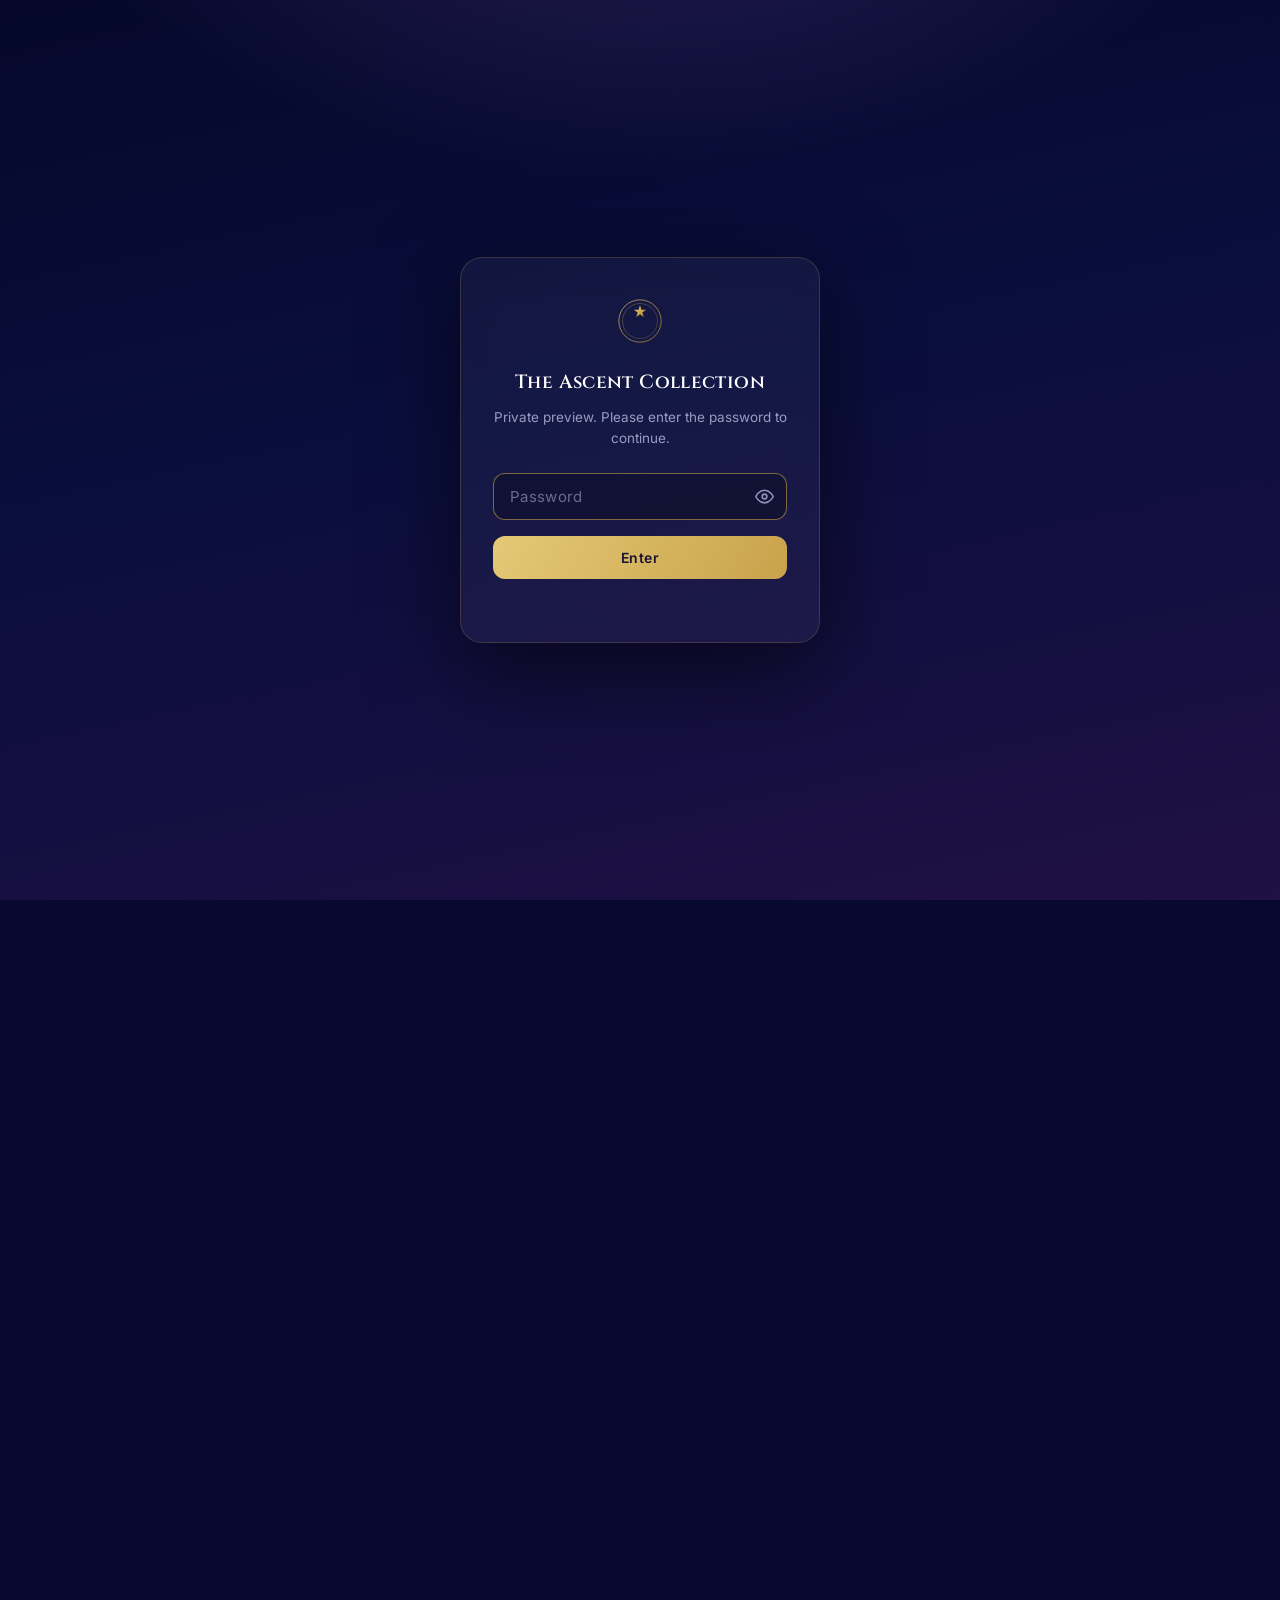
<file: index.html>
<!DOCTYPE html>
<html lang="en-GB">
<head>
<meta charset="UTF-8">
<meta name="viewport" content="width=device-width, initial-scale=1.0">
<meta name="robots" content="noindex, nofollow">
<title>The Ascent Collection — Progress</title>
<link rel="preconnect" href="https://fonts.googleapis.com">
<link rel="preconnect" href="https://fonts.gstatic.com" crossorigin>
<link href="https://fonts.googleapis.com/css2?family=Cinzel:wght@400;500;600;700&family=EB+Garamond:ital,wght@0,400;0,500;0,600;1,400&family=Inter:wght@400;500;600&display=swap" rel="stylesheet">
<link rel="stylesheet" href="site.css">
<link rel="stylesheet" href="gate.css">
<script>document.documentElement.classList.add('gated');</script>
<script src="gate.js"></script>
</head>
<body>

<nav class="sitenav">
  <div class="in">
    <a href="index.html" class="active">Home</a><span class="dot">·</span>
    <a href="status.html">Status</a><span class="dot">·</span>
    <a href="financials.html">Financials</a>
    <span class="upd">Updated 21 Jul 2026</span>
  </div>
</nav>

<header class="hero">
  <svg class="seal" viewBox="0 0 100 100" aria-hidden="true">
    <defs><linearGradient id="g" x1="0" y1="0" x2="1" y2="1"><stop offset="0" stop-color="#E4C976"/><stop offset="1" stop-color="#B98A2E"/></linearGradient></defs>
    <circle cx="50" cy="50" r="46" fill="none" stroke="url(#g)" stroke-width="1.5"/>
    <circle cx="50" cy="50" r="38" fill="none" stroke="url(#g)" stroke-width="1" opacity=".6"/>
    <path d="M50 16l3.2 9.8H63l-7.9 5.8 3 9.8L50 35.4l-8.1 6 3-9.8-7.9-5.8h9.8z" fill="url(#g)"/>
    <text x="50" y="70" text-anchor="middle" fill="url(#g)" font-family="Cinzel,serif" font-size="7" letter-spacing="1.5">TOGETHER</text>
    <text x="50" y="80" text-anchor="middle" fill="url(#g)" font-family="Cinzel,serif" font-size="7" letter-spacing="1.5">WE TRIUMPH</text>
  </svg>
  <p class="eyebrow">Private preview</p>
  <h1>The Ascent Collection<span class="sub">Launch film — progress so far</span></h1>
  <div class="meta">
    For <b>Reginald Maynor · DMM Production Inc</b>, on behalf of <b>Terry Jervis</b> · Made by <b>Altitude AI</b><br>
    Last updated <b>21 July 2026</b>
  </div>

  <div class="wrap">
    <div class="timeline">
      <div class="tl now"><div class="d">20 Jul — now</div><div class="t">Building the box</div><div class="n">The box and its pieces are in production</div></div>
      <div class="tl"><div class="d">1 Aug</div><div class="t">Teaser</div><div class="n">Aim to have the trailer ready for the pre-sale</div></div>
      <div class="tl"><div class="d">23 Aug</div><div class="t">Launch</div><div class="n">Obama Center, Chicago, with XL Fest</div></div>
    </div>
  </div>
</header>

<div class="wrap">

  <section>
    <p class="kicker">What we're making</p>
    <h2>A short film to launch the collection</h2>
    <p>The Ascent Collection is a set of two gold-plated collector coins and a heritage box, honouring the <b>Pilots of the Caribbean</b> and the <b>Tuskegee Airmen</b>. We're making a short film to launch it, so people can see the collection before it goes on sale.</p>
    <p>This page is a private preview of what we've built so far. We'll keep it up to date as the work moves on.</p>
  </section>

  <section>
    <p class="kicker">The film</p>
    <h2>Three lengths, one story</h2>
    <p>The main film is a 90-second trailer, with shorter 60- and 30-second versions for social media. It opens by showing the box being opened, so most of the work right now is on the box itself and the pieces that go inside it.</p>
  </section>

  <section>
    <p class="kicker">The presentation box</p>
    <h2>Built to film from any angle</h2>
    <p>We rebuilt the navy box as a 3-D model, so it can be lit and filmed either closed or open. The gold "Together We Triumph" lettering on the lid stays crisp in every shot.</p>
    <div class="two">
      <figure><img src="assets/box-closed.jpg" alt="The closed presentation box"><figcaption><b>Closed</b> — for the opening shot</figcaption></figure>
      <figure><img src="assets/box-open.jpg" alt="The open presentation box showing the branded lid"><figcaption><b>Open</b> — showing the branded lid</figcaption></figure>
    </div>
  </section>

  <section>
    <p class="kicker">The booklet cover</p>
    <h2>Aircraft to Supercar</h2>
    <p>The cover of the booklet, rebuilt piece by piece: the Rolls-Royce badge, a red-tailed P-51 Mustang and a Spitfire, the Bentley Continental GT, and the Bentley / Jack Barclay lettering.</p>
    <figure><img src="assets/cover.jpg" alt="The Aircraft to Supercar booklet cover"><figcaption><b>The finished booklet cover</b></figcaption></figure>
    <figure><img src="assets/aircraft.jpg" alt="A P-51 Mustang and a Spitfire"><figcaption>The two aircraft on the cover — a red-tailed <b>P-51 Mustang</b> and a <b>Supermarine Spitfire</b>. Both were powered by the Rolls-Royce Merlin engine.</figcaption></figure>
  </section>

  <section>
    <p class="kicker">The coin cases</p>
    <h2>One for each group</h2>
    <p>Two cases, matched as a pair: navy for the Pilots of the Caribbean, crimson for the Tuskegee Airmen. We're finishing the logo placement on the lids.</p>
    <figure><img src="assets/cases.jpg" alt="Navy and crimson coin cases"><figcaption><b>Pilots of the Caribbean</b> (navy) and <b>Tuskegee Airmen</b> (crimson)</figcaption></figure>
  </section>

  <section>
    <p class="kicker">The pieces together</p>
    <h2>How it's coming together</h2>
    <figure><img src="assets/collection.jpg" alt="Finished collection pieces staged together"><figcaption>Some of the finished pieces staged together — the booklet, the King Charles portrait card, and the Merlin engine card</figcaption></figure>
  </section>

  <section>
    <p class="kicker">Where things stand</p>
    <h2>Most of it is built</h2>
    <p>The box is done and most of the pieces are made. A few still need finishing, and then everything goes into the box and filming begins. There's a full breakdown on the <a class="inline" href="status.html">Status page</a>.</p>
    <div class="note">
      <b>Two things to keep on file.</b> Some of the remaining pieces need the real product photos before we can rebuild them. And the Rolls-Royce, Bentley and King Charles images need their usage rights kept on record for the launch.
    </div>
  </section>

</div>

<footer>
  <b>Altitude AI</b> — production for the Terry Jervis collection<br>
  Private preview · please don't share publicly · last updated 21 July 2026
</footer>

</body>
</html>
</file>
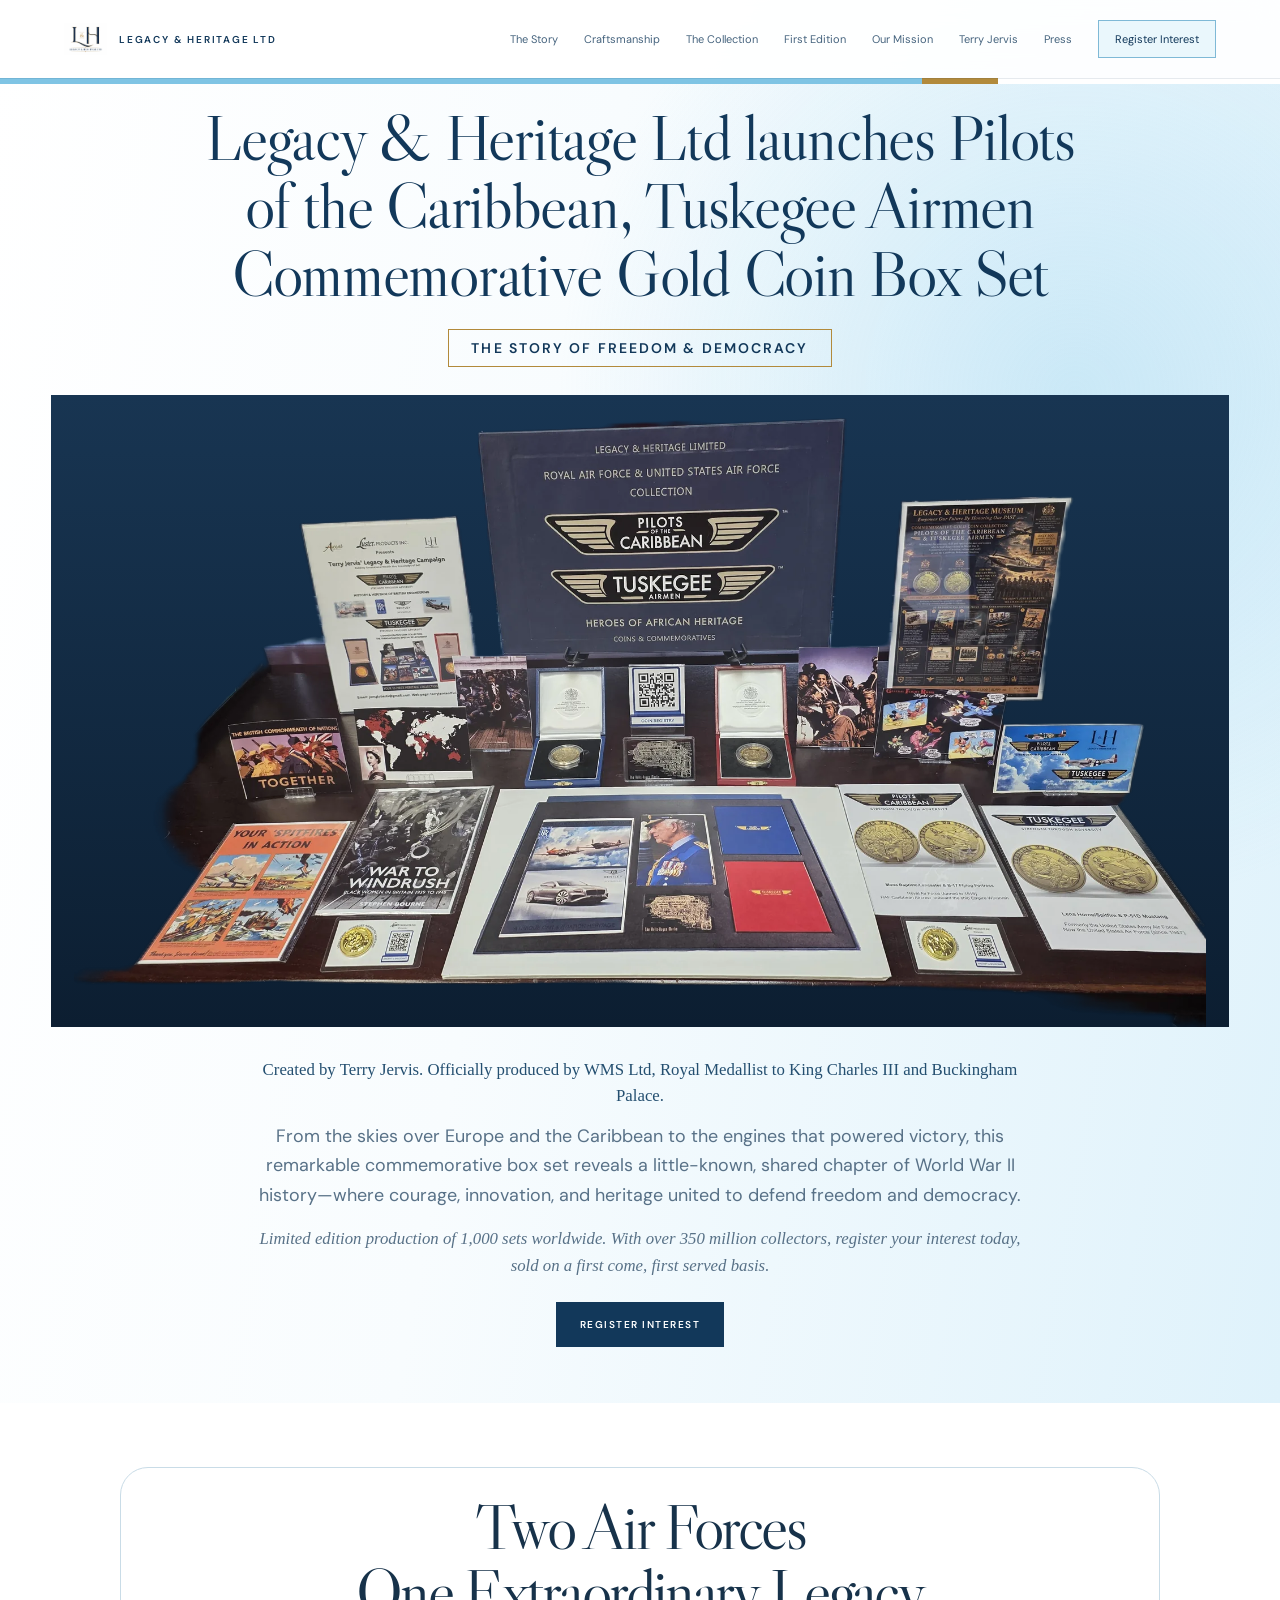
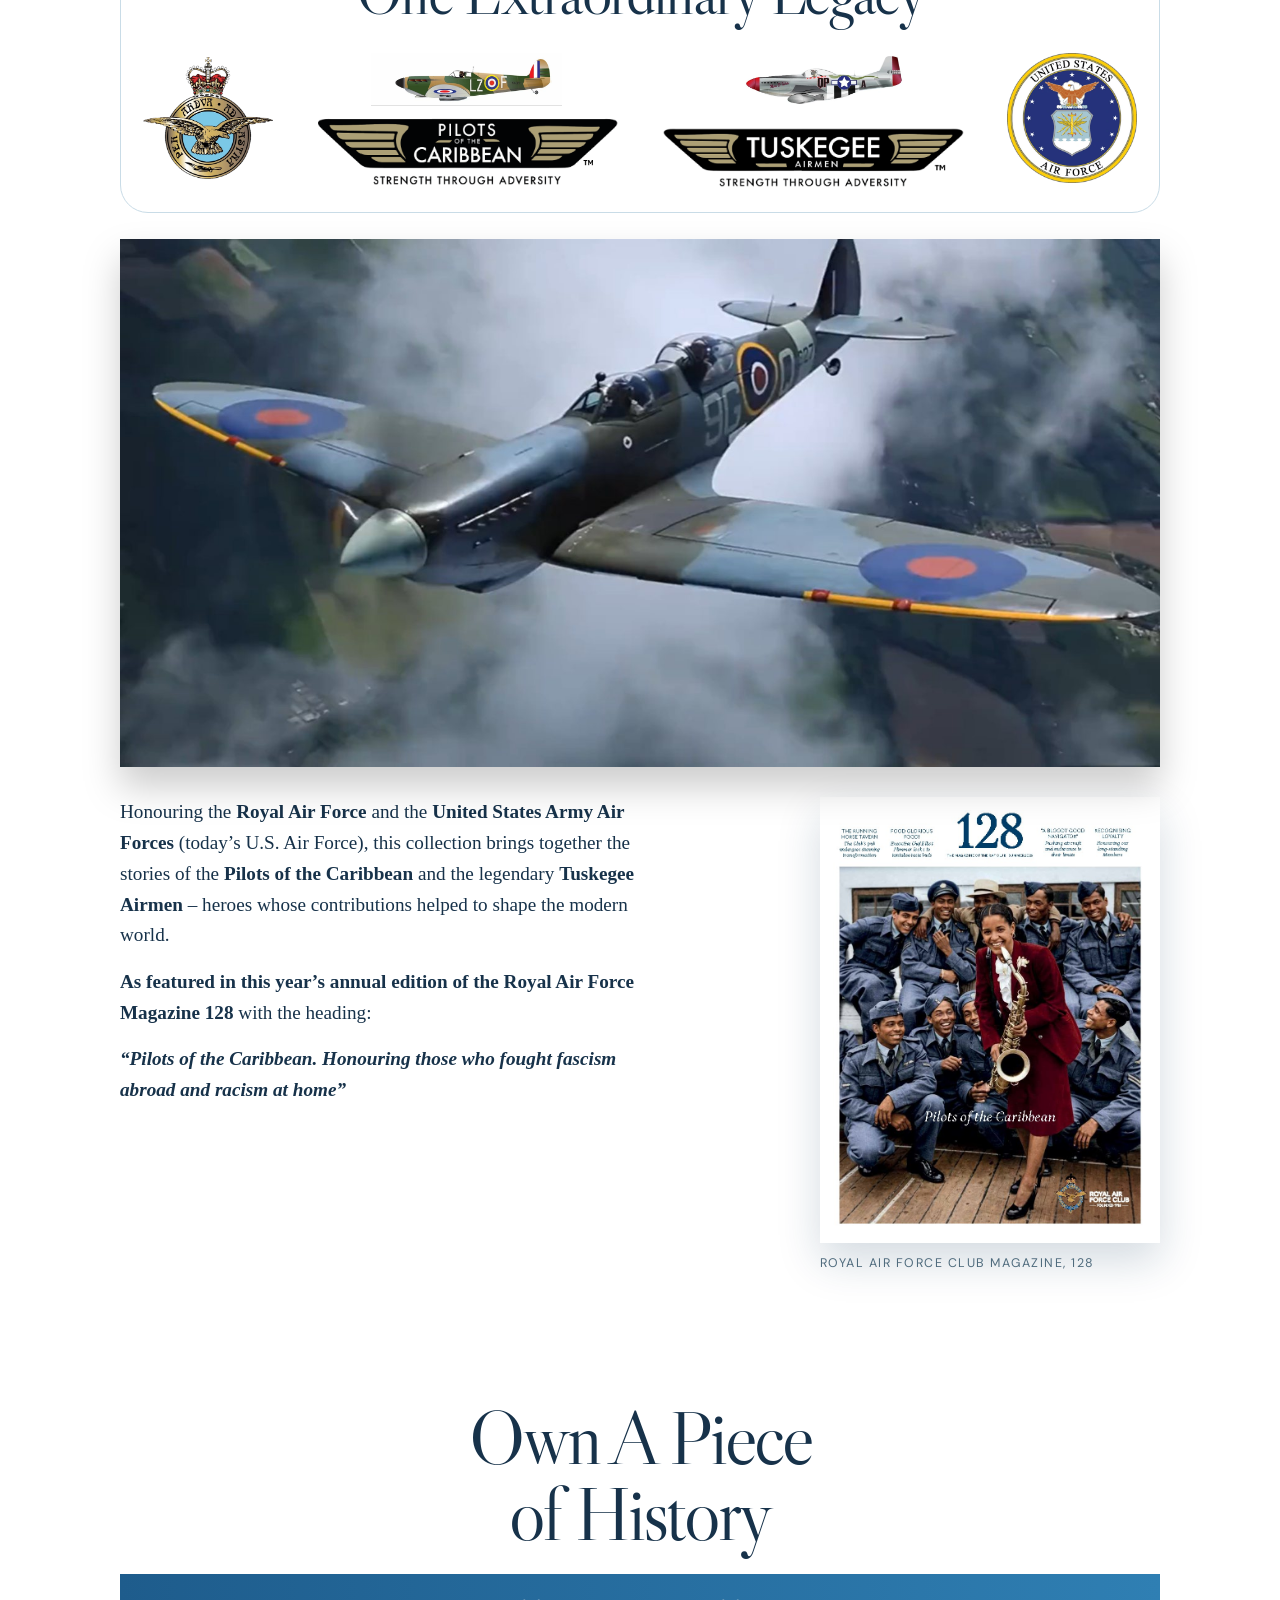
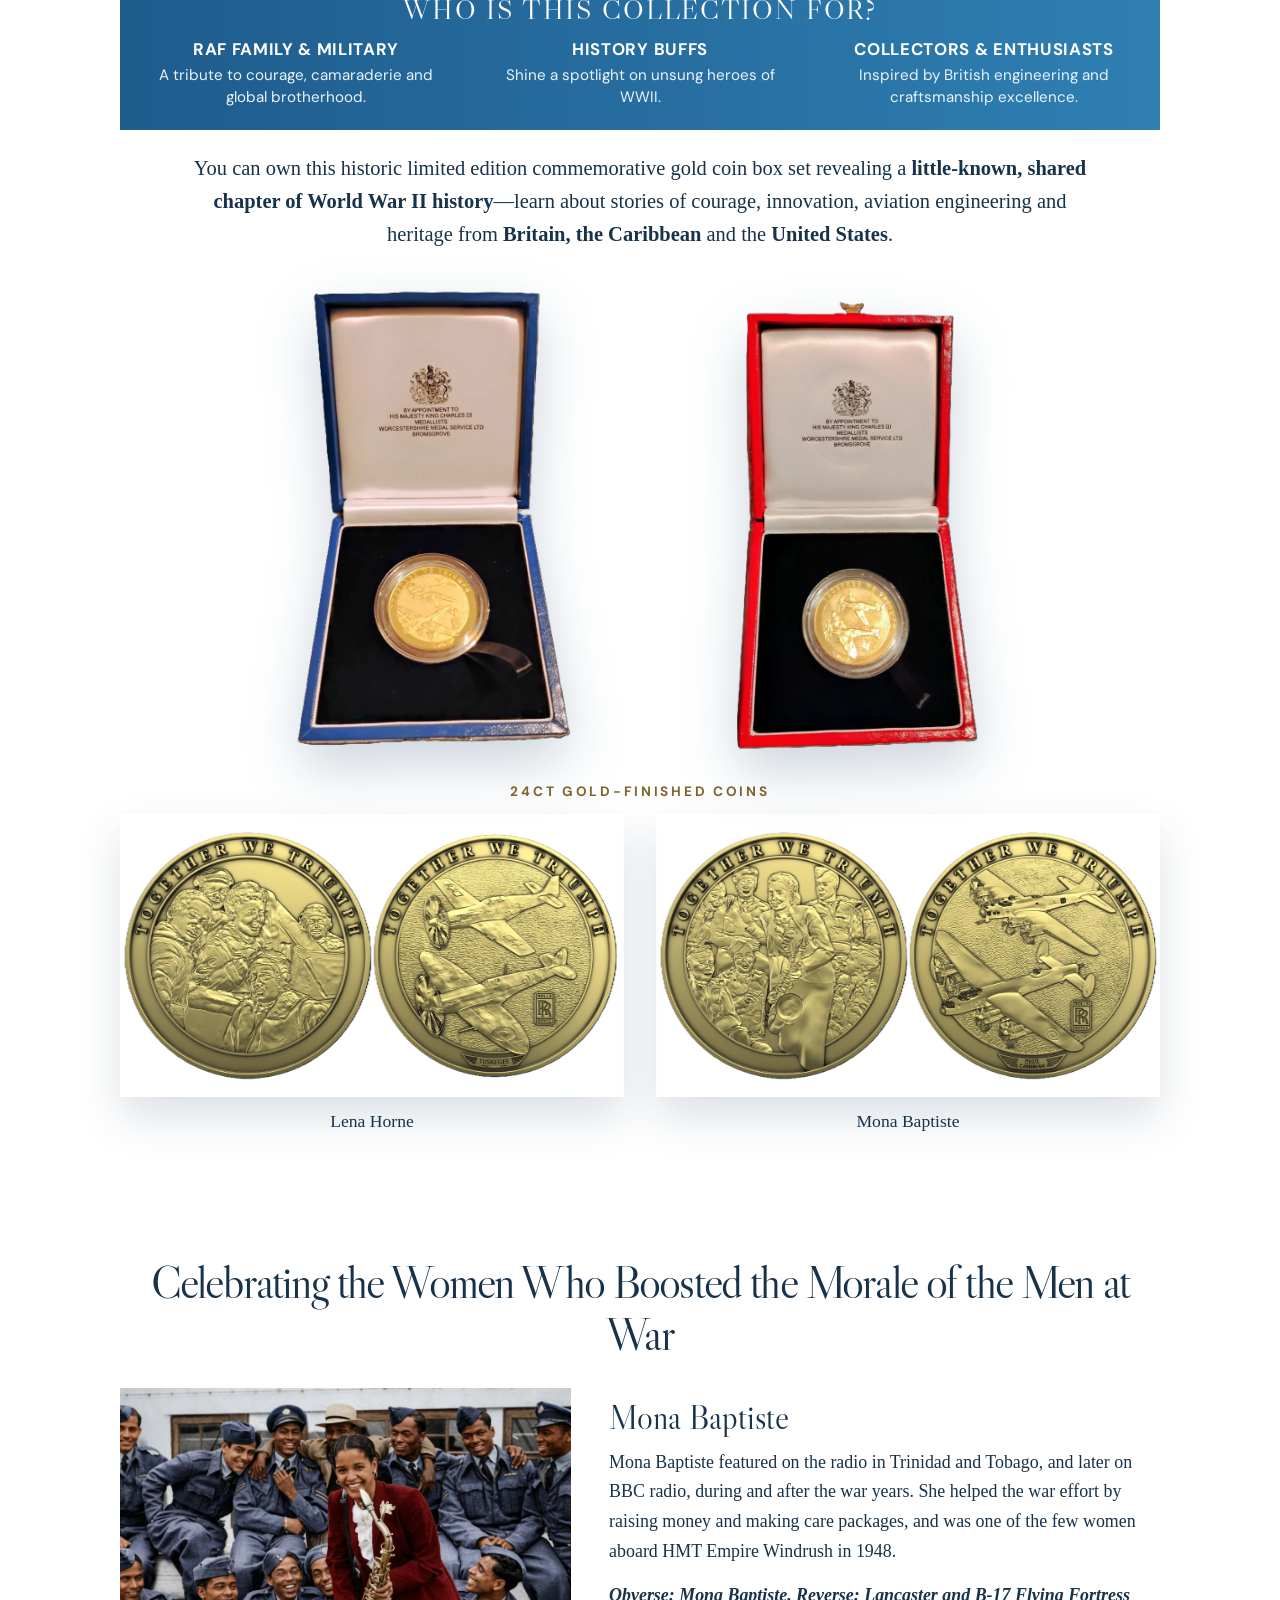
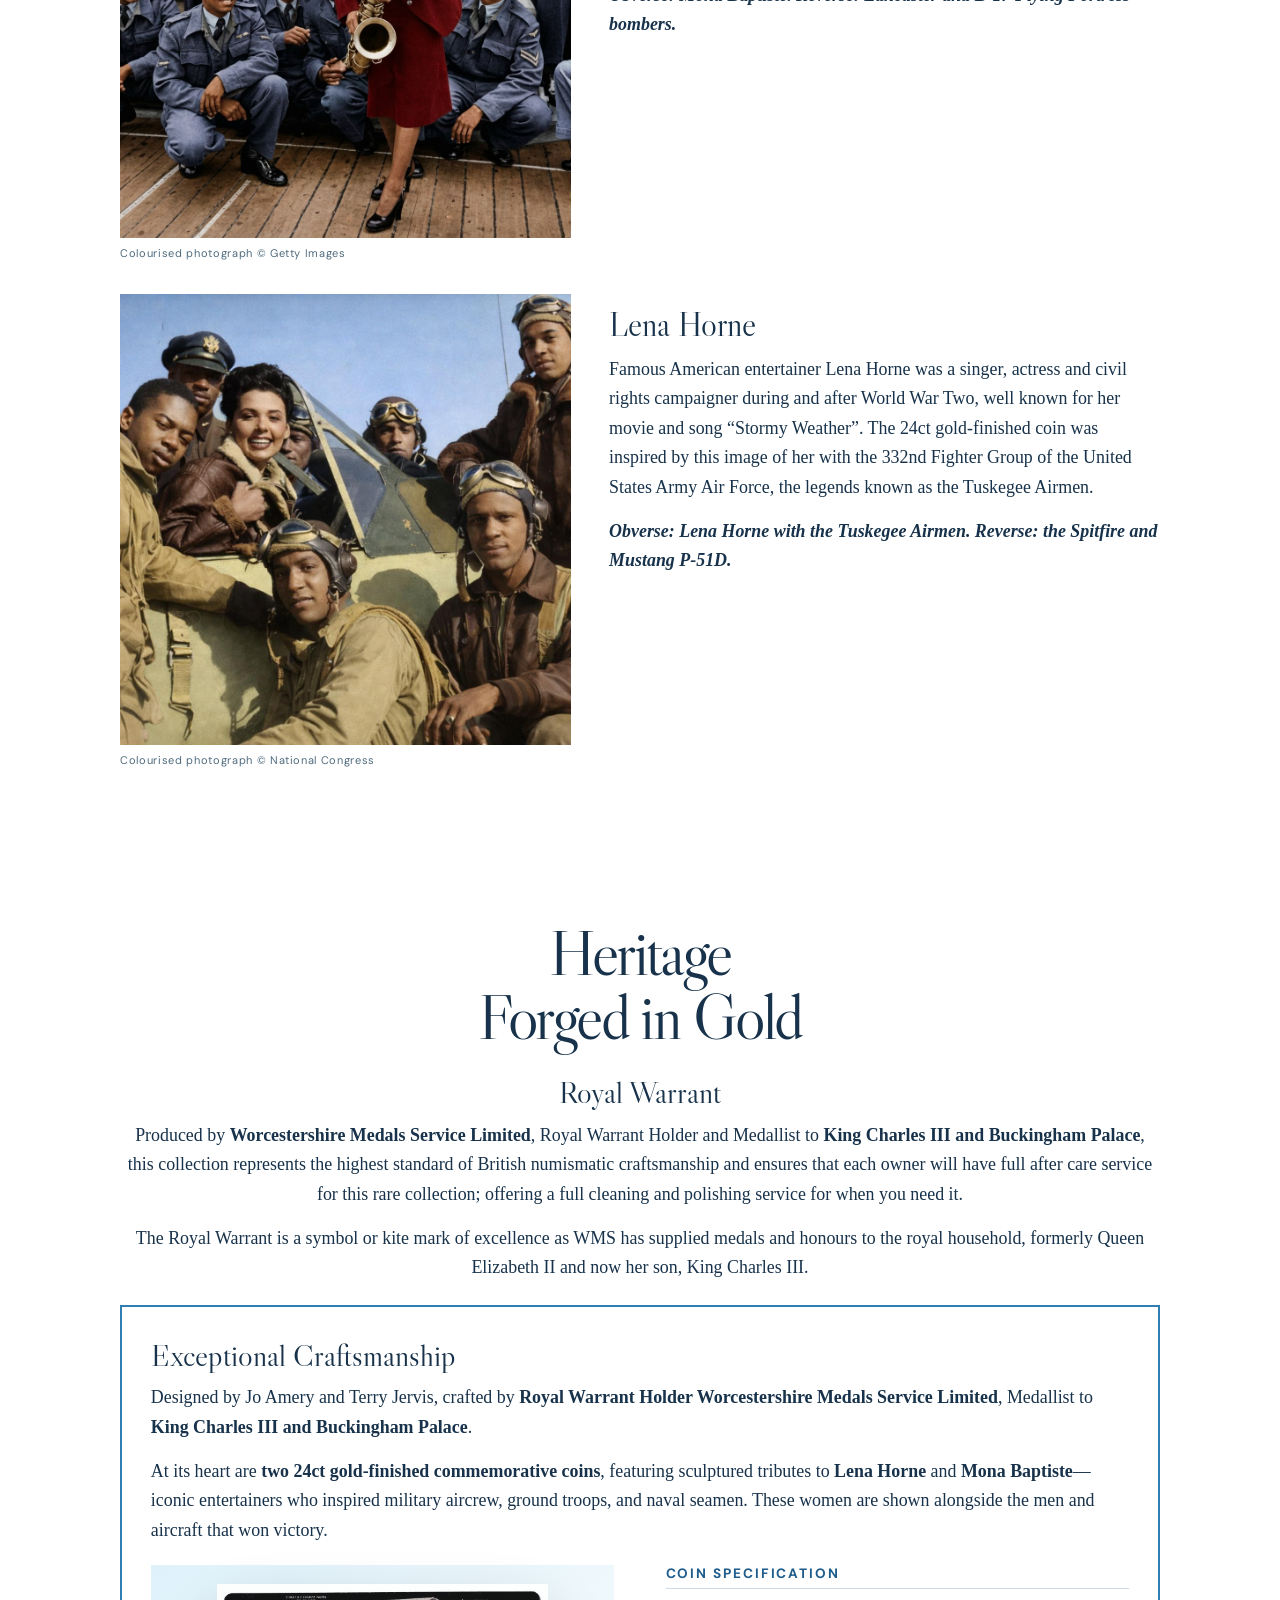
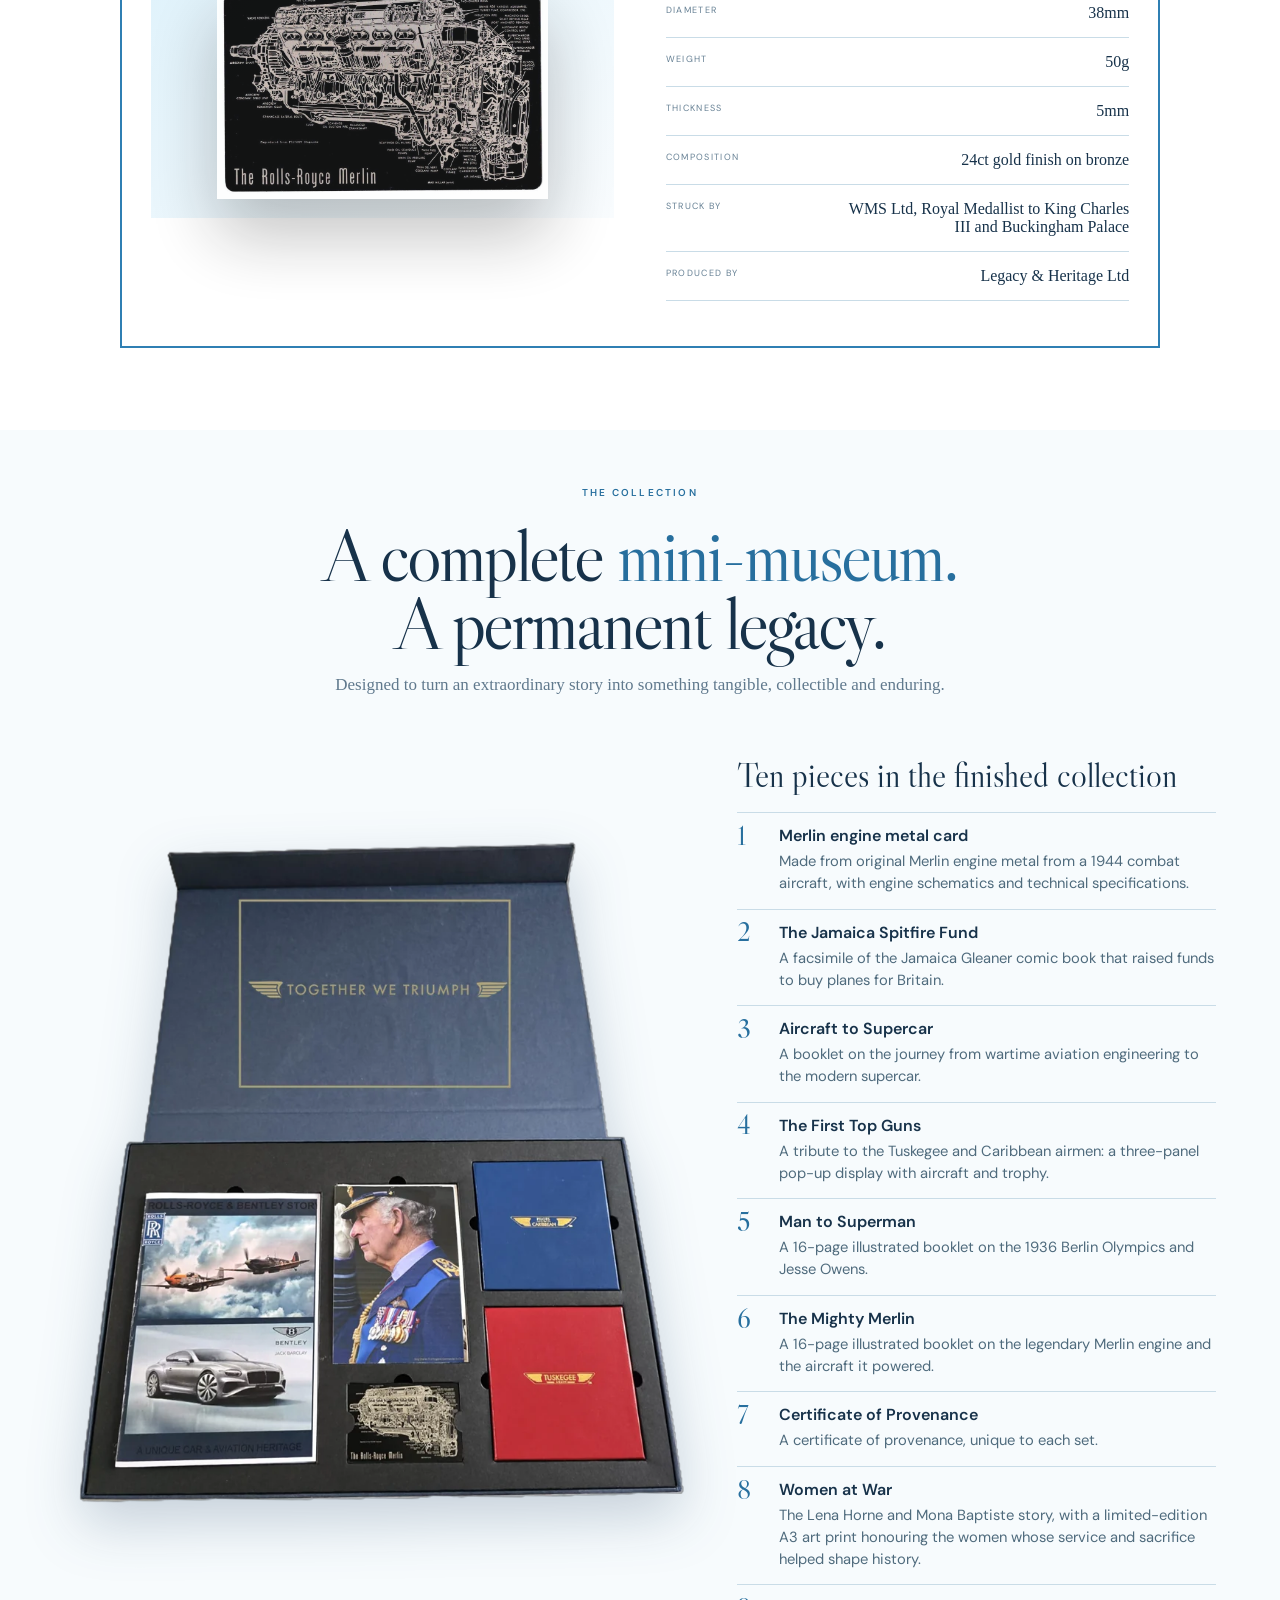
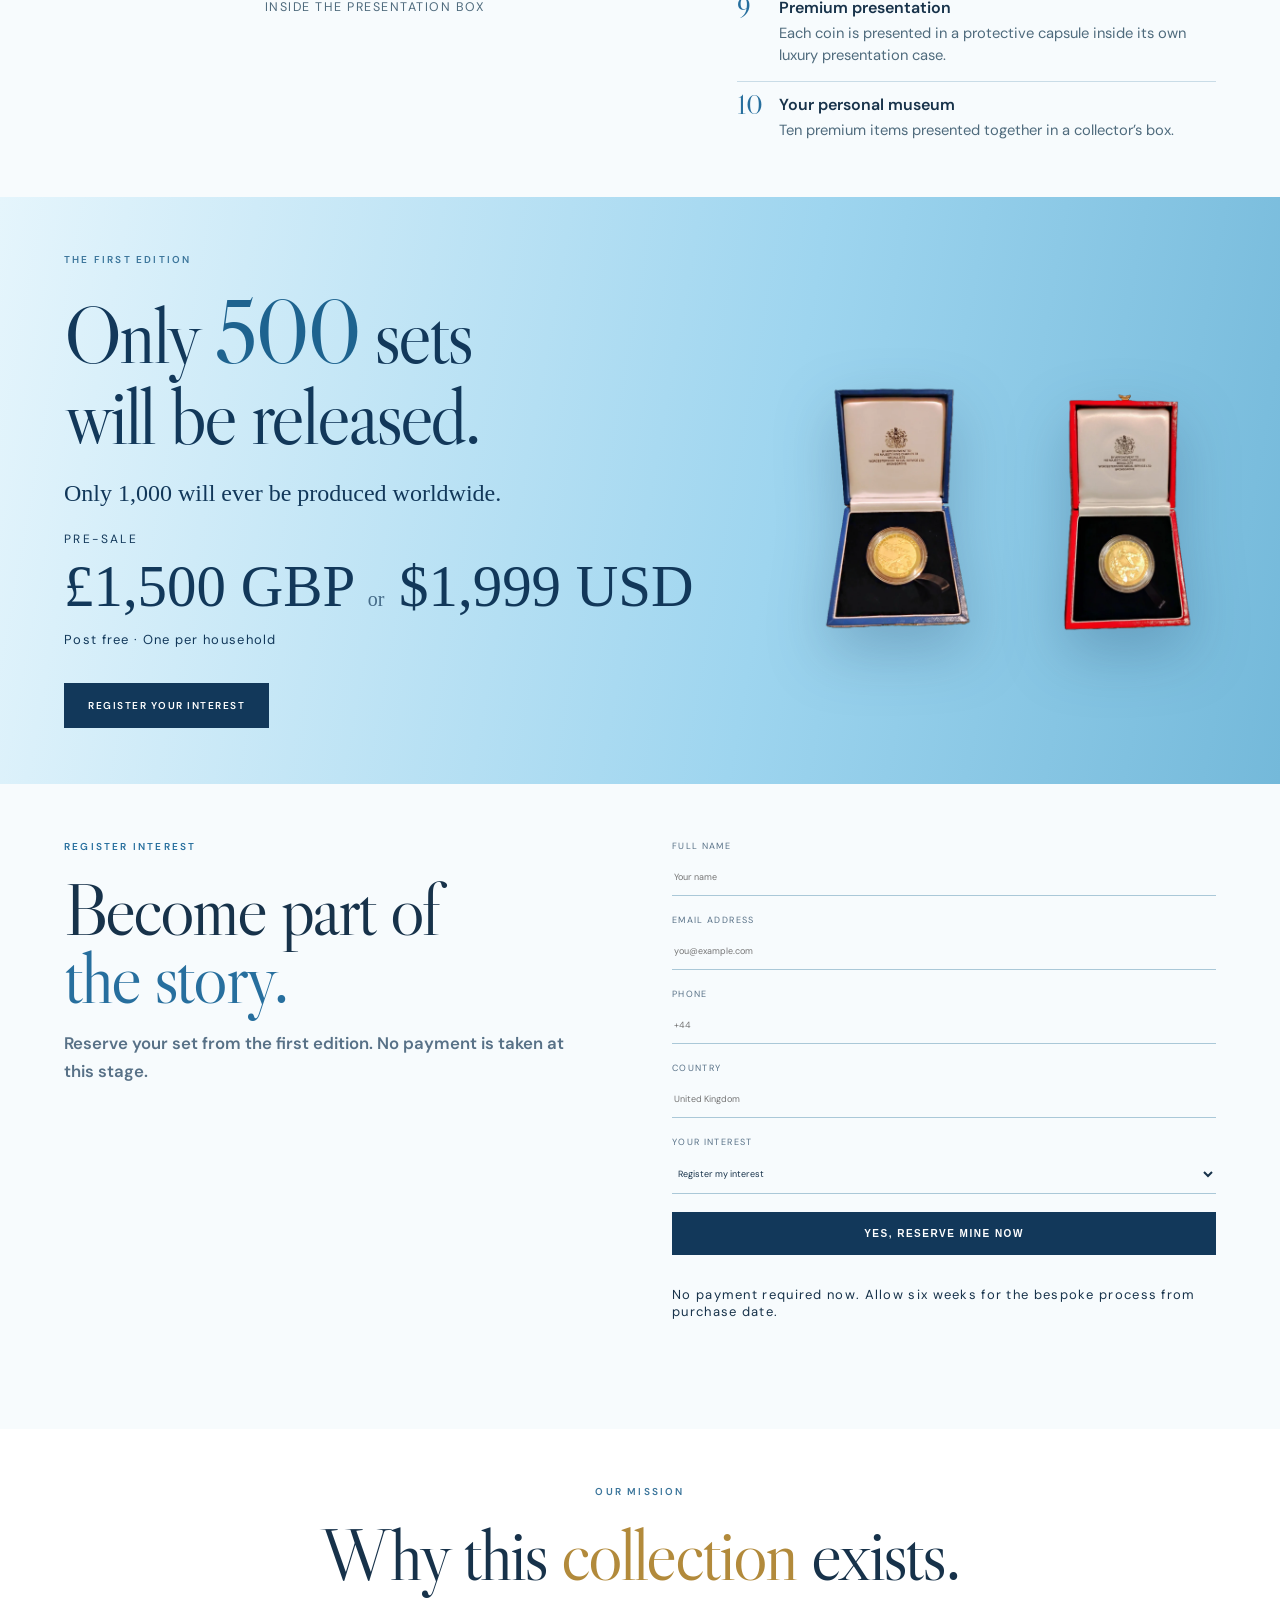
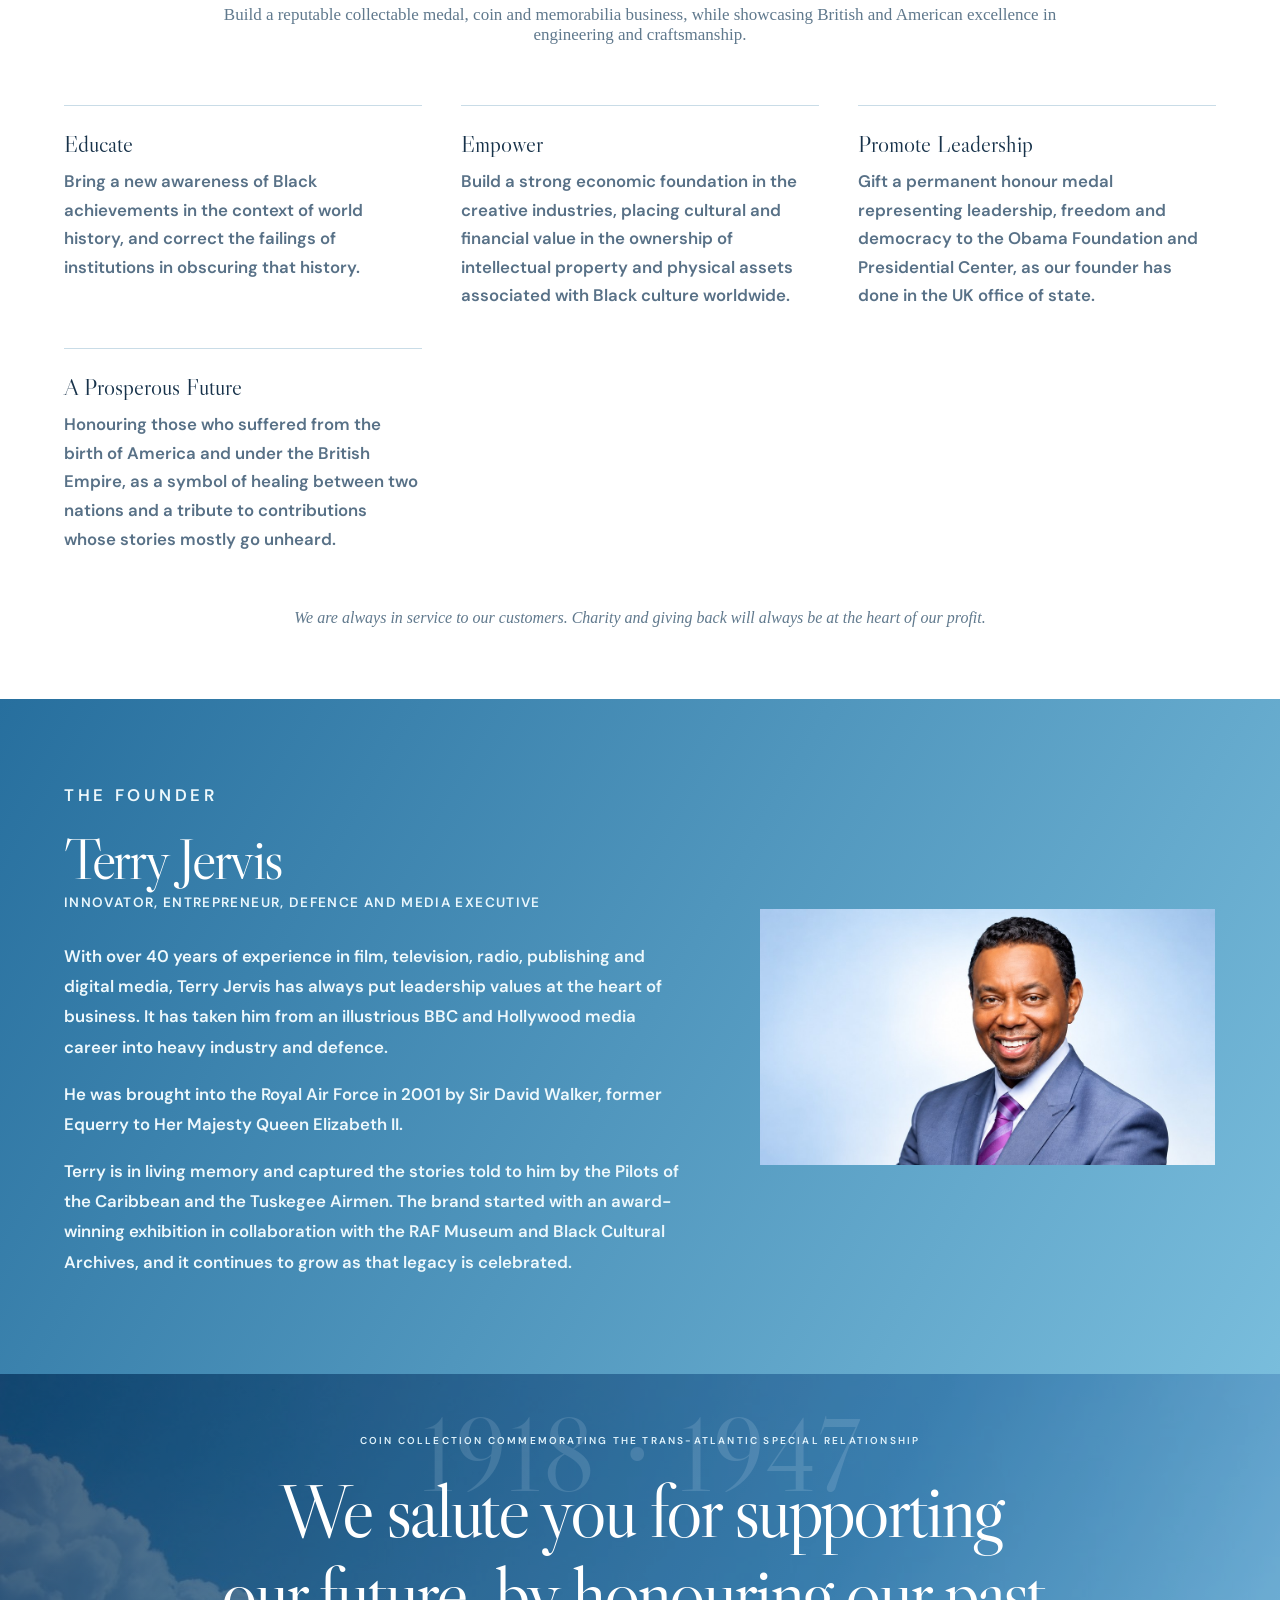
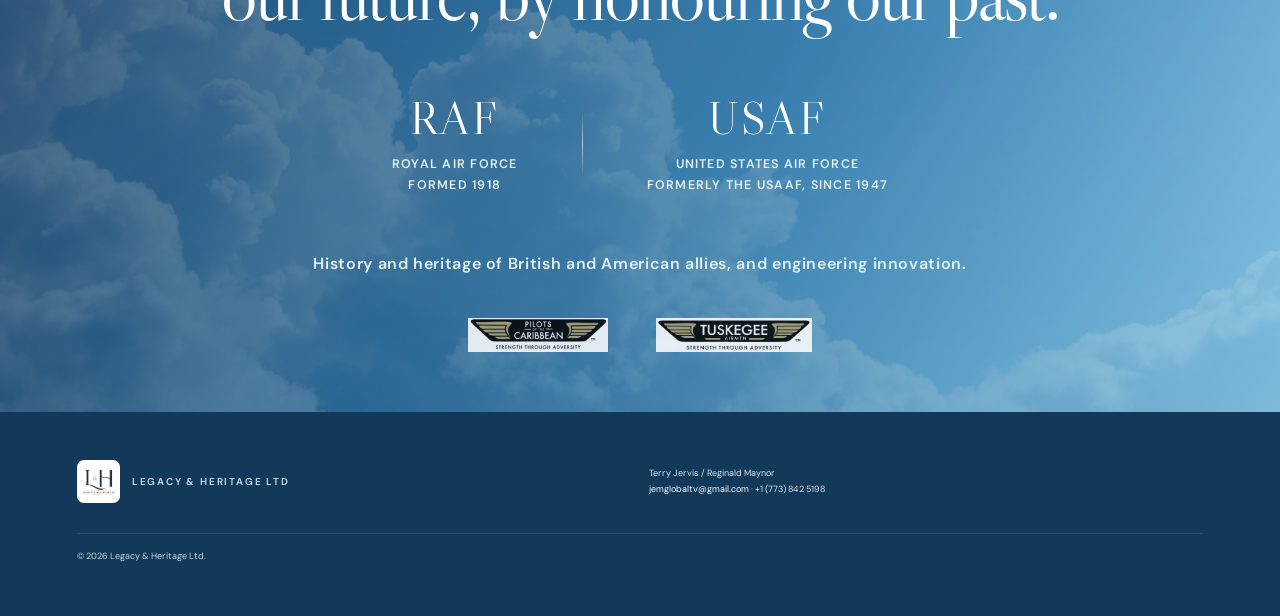
<file: collection/index.html>
<!doctype html>
<html lang="en">
<head>
<meta charset="utf-8"><meta name="viewport" content="width=device-width,initial-scale=1">
<title>Legacy & Heritage — Pilots of the Caribbean × Tuskegee Airmen</title>
<meta name="description" content="A limited commemorative collection honouring a shared trans-Atlantic aviation legacy.">
<link rel="icon" href="assets/favicon-lh.png">
<meta property="og:type" content="website">
<meta property="og:title" content="Legacy & Heritage — Pilots of the Caribbean × Tuskegee Airmen">
<meta property="og:description" content="A limited commemorative collection honouring a shared trans-Atlantic aviation legacy.">
<meta property="og:image" content="https://altitudeaico.github.io/terrygervis/collection/assets/og-image.jpg">
<meta property="og:url" content="https://altitudeaico.github.io/terrygervis/collection/">
<meta name="twitter:card" content="summary_large_image">
<meta name="twitter:title" content="Legacy & Heritage — Pilots of the Caribbean × Tuskegee Airmen">
<meta name="twitter:description" content="A limited commemorative collection honouring a shared trans-Atlantic aviation legacy.">
<meta name="twitter:image" content="https://altitudeaico.github.io/terrygervis/collection/assets/og-image.jpg">
<link rel="preconnect" href="https://fonts.googleapis.com"><link rel="preconnect" href="https://fonts.gstatic.com" crossorigin>
<link href="https://fonts.googleapis.com/css2?family=DM+Sans:wght@400;500;600&family=Libre+Caslon+Display&display=swap" rel="stylesheet">
<link rel="stylesheet" href="styles.css?v=32">
</head>
<body>
<header class="nav">
  <a class="brand" href="#top"><img width="420" height="315" loading="lazy" decoding="async" src="assets/lh-logo-web.webp" alt="Legacy & Heritage"><span>LEGACY & HERITAGE LTD</span></a>
  <nav>
    <button class="menu-toggle" id="menuToggle" type="button" aria-expanded="false" aria-controls="navLinks" aria-label="Open menu">
      <span></span><span></span><span></span>
    </button>
    <div class="nav-links" id="navLinks"><a href="#story">The Story</a><a href="#craft">Craftsmanship</a><a href="#collection">The Collection</a><a href="#legacy">First Edition</a><a href="#mission">Our Mission</a><a href="#terry">Terry Jervis</a><a href="#press">Press</a></div>
    <a class="cta-sm" href="#register">Register Interest</a>
  </nav>
</header>

<main id="top">
<section class="hero">
  <div class="hero-top">
    <h1 class="long">Legacy &amp; Heritage Ltd launches Pilots of the Caribbean, Tuskegee Airmen Commemorative Gold Coin Box Set</h1>
    <p class="badge">THE STORY OF FREEDOM &amp; DEMOCRACY</p>
  </div>
  <div class="hero-product">
    <img width="2000" height="1076" fetchpriority="high" src="assets/hero-set.webp" alt="The Pilots of the Caribbean and Tuskegee Airmen commemorative collection laid out on a table">
  </div>
  <div class="hero-foot">
    <p class="support">Created by Terry Jervis. Officially produced by WMS Ltd, Royal Medallist to King Charles III and Buckingham Palace.</p>
    <p class="intro">From the skies over Europe and the Caribbean to the engines that powered victory, this remarkable commemorative box set reveals a little-known, shared chapter of World War II history&mdash;where courage, innovation, and heritage united to defend freedom and democracy.</p>
    <p class="edition-note">Limited edition production of 1,000 sets worldwide. With over 350 million collectors, register your interest today, sold on a first come, first served basis.</p>
    <div class="actions"><a class="btn" href="#register">Register Interest</a></div>
  </div>
</section>

<section class="story" id="story">
 <div class="force-head">
   <h2>Two Air Forces<br>One Extraordinary Legacy</h2>
   <div class="force-badge">
   <div class="emblem"><img width="420" height="397" loading="lazy" decoding="async" src="assets/raf-crest.png" alt="Royal Air Force crest"></div>
   <figure class="wing"><img class="plane" width="700" height="196" loading="lazy" decoding="async" src="assets/profile-spitfire.webp" alt=""><img width="840" height="203" loading="lazy" decoding="async" src="assets/potc-logo.png" alt="Pilots of the Caribbean"></figure>
   <figure class="wing"><img class="plane" width="700" height="251" loading="lazy" decoding="async" src="assets/profile-p51d.webp" alt=""><img width="795" height="173" loading="lazy" decoding="async" src="assets/tuskegee-logo-trimmed.png" alt="Tuskegee Airmen"></figure>
   <div class="emblem"><img width="420" height="420" loading="lazy" decoding="async" src="assets/usaf-seal.webp" alt="United States Air Force seal"></div>
 </div>
 </div>
 <div class="aircraft aircraft-banner">
   <img width="1680" height="854" loading="lazy" decoding="async" src="assets/spitfire-photo.jpg" alt="A Supermarine Spitfire in flight above the clouds">
 </div>
 <div class="story-press" id="press">
   <div class="story-press-text">
     <p>Honouring the <strong>Royal Air Force</strong> and the <strong>United States Army Air Forces</strong> (today&rsquo;s U.S. Air Force), this collection brings together the stories of the <strong>Pilots of the Caribbean</strong> and the legendary <strong>Tuskegee Airmen</strong> &ndash; heroes whose contributions helped to shape the modern world.</p>
     <p><strong>As featured in this year&rsquo;s annual edition of the Royal Air Force Magazine 128</strong> with the heading:</p>
     <p class="press-quote">&ldquo;Pilots of the Caribbean. Honouring those who fought fascism abroad and racism at home&rdquo;</p>
   </div>
   <figure class="press-cover"><img width="827" height="1083" loading="lazy" decoding="async" src="assets/magazine-128-cover.jpg" alt="Cover of the Royal Air Force Club magazine, number 128: Pilots of the Caribbean"><figcaption>Royal Air Force Club magazine, 128</figcaption></figure>
 </div>
</section>

<section class="proposition" id="proposition">
 <div class="section-title centered"><h2>Own A Piece<br>of History</h2></div>
 <div class="who-bar"><p class="who-title">Who is this collection for?</p><div class="who-row"><div><h4>RAF Family &amp; Military</h4><p>A tribute to courage, camaraderie and global brotherhood.</p></div><div><h4>History Buffs</h4><p>Shine a spotlight on unsung heroes of WWII.</p></div><div><h4>Collectors &amp; Enthusiasts</h4><p>Inspired by British engineering and craftsmanship excellence.</p></div></div></div>
 <p class="prop-lede">You can own this historic limited edition commemorative gold coin box set revealing a <strong>little-known, shared chapter of World War II history</strong>&mdash;learn about stories of courage, innovation, aviation engineering and heritage from <strong>Britain, the Caribbean</strong> and the <strong>United States</strong>.</p>
 <div class="prop-case prop-cases"><img width="800" height="1062" loading="lazy" decoding="async" src="assets/case-blue.webp" alt="The presentation case holding the Pilots of the Caribbean coin"><img width="800" height="1063" loading="lazy" decoding="async" src="assets/case-red.webp" alt="The presentation case holding the Tuskegee Airmen coin"></div>
 <h3 class="gold-label">24ct gold-finished coins</h3>
 <div class="prop-coins">
   <figure><img width="1200" height="675" loading="lazy" decoding="async" src="assets/coin-lena.webp" alt="Lena Horne commemorative coin"><figcaption>Lena Horne</figcaption></figure>
   <figure><img width="1200" height="675" loading="lazy" decoding="async" src="assets/coin-mona.webp" alt="Mona Baptiste commemorative coin"><figcaption>Mona Baptiste</figcaption></figure>
 </div>
</section>

<section class="women" id="women">
 <h2 class="women-title">Celebrating the Women Who Boosted the Morale of the Men at War</h2>
 <article class="woman">
   <figure><img width="1024" height="1024" loading="lazy" decoding="async" src="assets/mona-colour.jpg" alt="Mona Baptiste with Royal Air Force aircrew"><figcaption>Colourised photograph &copy; Getty Images</figcaption></figure>
   <div class="woman-text"><h3>Mona Baptiste</h3><p>Mona Baptiste featured on the radio in Trinidad and Tobago, and later on BBC radio, during and after the war years. She helped the war effort by raising money and making care packages, and was one of the few women aboard HMT Empire Windrush in 1948.</p><p class="coin-sides">Obverse: Mona Baptiste. Reverse: Lancaster and B-17 Flying Fortress bombers.</p></div>
 </article>
 <article class="woman">
   <figure><img width="1024" height="1024" loading="lazy" decoding="async" src="assets/lena-colour.jpg" alt="Lena Horne with airmen of the 332nd Fighter Group, the Tuskegee Airmen"><figcaption>Colourised photograph &copy; National Congress</figcaption></figure>
   <div class="woman-text"><h3>Lena Horne</h3><p>Famous American entertainer Lena Horne was a singer, actress and civil rights campaigner during and after World War Two, well known for her movie and song &ldquo;Stormy Weather&rdquo;. The 24ct gold-finished coin was inspired by this image of her with the 332nd Fighter Group of the United States Army Air Force, the legends known as the Tuskegee Airmen.</p><p class="coin-sides">Obverse: Lena Horne with the Tuskegee Airmen. Reverse: the Spitfire and Mustang P-51D.</p></div>
 </article>
</section>

<section class="craft" id="craft">
 <div class="section-title centered"><h2>Heritage<br>Forged in Gold</h2></div>
 <div class="craft-royal">
   <h3>Royal Warrant</h3>
   <p>Produced by <strong>Worcestershire Medals Service Limited</strong>, Royal Warrant Holder and Medallist to <strong>King Charles III and Buckingham Palace</strong>, this collection represents the highest standard of British numismatic craftsmanship and ensures that each owner will have full after care service for this rare collection; offering a full cleaning and polishing service for when you need it.</p>
   <p>The Royal Warrant is a symbol or kite mark of excellence as WMS has supplied medals and honours to the royal household, formerly Queen Elizabeth II and now her son, King Charles III.</p>
 </div>
 <div class="craft-box">
   <h3>Exceptional Craftsmanship</h3>
   <p>Designed by Jo Amery and Terry Jervis, crafted by <strong>Royal Warrant Holder Worcestershire Medals Service Limited</strong>, Medallist to <strong>King Charles III and Buckingham Palace</strong>.</p>
   <p>At its heart are <strong>two 24ct gold-finished commemorative coins</strong>, featuring sculptured tributes to <strong>Lena Horne</strong> and <strong>Mona Baptiste</strong>&mdash;iconic entertainers who inspired military aircrew, ground troops, and naval seamen. These women are shown alongside the men and aircraft that won victory.</p>
   <div class="craft-body">
     <div class="craft-visual"><img width="1064" height="689" loading="lazy" decoding="async" class="craft-card" src="assets/merlin-card.jpg" alt="Rolls-Royce Merlin schematic card"></div>
     <div class="craft-spec"><h4>Coin specification</h4><dl><div><dt>Diameter</dt><dd>38mm</dd></div><div><dt>Weight</dt><dd>50g</dd></div><div><dt>Thickness</dt><dd>5mm</dd></div><div><dt>Composition</dt><dd>24ct gold finish on bronze</dd></div><div><dt>Struck by</dt><dd>WMS Ltd, Royal Medallist to King Charles III and Buckingham Palace</dd></div><div><dt>Produced by</dt><dd>Legacy & Heritage Ltd</dd></div></dl></div>
   </div>
 </div>
</section>

<section class="collection" id="collection">
 <div class="section-title centered"><p class="kicker">THE COLLECTION</p><h2>A complete <i>mini-museum.</i><br>A permanent legacy.</h2><p>Designed to turn an extraordinary story into something tangible, collectible and enduring.</p></div>
 
 <div class="museum-board">
  <div class="box-inside"><img width="844" height="1125" loading="lazy" decoding="async" src="assets/box-inside.webp" alt="The presentation box opened to show its contents laid out in the tray"><p>Inside the presentation box</p></div>
  <div class="ten-wrap"><h3 class="ten-title">Ten pieces in the finished collection</h3>
  <ol class="ten">
   <li><h4>Merlin engine metal card</h4><p>Made from original Merlin engine metal from a 1944 combat aircraft, with engine schematics and technical specifications.</p></li>
   <li><h4>The Jamaica Spitfire Fund</h4><p>A facsimile of the Jamaica Gleaner comic book that raised funds to buy planes for Britain.</p></li>
   <li><h4>Aircraft to Supercar</h4><p>A booklet on the journey from wartime aviation engineering to the modern supercar.</p></li>
   <li><h4>The First Top Guns</h4><p>A tribute to the Tuskegee and Caribbean airmen: a three-panel pop-up display with aircraft and trophy.</p></li>
   <li><h4>Man to Superman</h4><p>A 16-page illustrated booklet on the 1936 Berlin Olympics and Jesse Owens.</p></li>
   <li><h4>The Mighty Merlin</h4><p>A 16-page illustrated booklet on the legendary Merlin engine and the aircraft it powered.</p></li>
   <li><h4>Certificate of Provenance</h4><p>A certificate of provenance, unique to each set.</p></li>
   <li><h4>Women at War</h4><p>The Lena Horne and Mona Baptiste story, with a limited-edition A3 art print honouring the women whose service and sacrifice helped shape history.</p></li>
   <li><h4>Premium presentation</h4><p>Each coin is presented in a protective capsule inside its own luxury presentation case.</p></li>
   <li><h4>Your personal museum</h4><p>Ten premium items presented together in a collector&rsquo;s box.</p></li>
  </ol></div>
 </div>
</section>

<section class="legacy" id="legacy">
 <div><p class="kicker dark">THE FIRST EDITION</p><h2>Only <i>500</i> sets<br>will be released.</h2><p>Only 1,000 will ever be produced worldwide.</p><p class="price"><span>PRE-SALE</span> £1,500 GBP <small>or</small> $1,999 USD</p><p class="terms">Post free · One per household</p><a class="btn darkbtn" href="#register">Register Your Interest</a></div>
 <div class="legacy-cases"><img width="800" height="1062" loading="lazy" decoding="async" src="assets/case-blue.webp" alt="The Pilots of the Caribbean presentation case with its gold-finished coin"><img width="800" height="1063" loading="lazy" decoding="async" src="assets/case-red.webp" alt="The Tuskegee Airmen presentation case with its gold-finished coin"></div>
</section>

<section class="register" id="register">
 <div><p class="kicker">REGISTER INTEREST</p><h2>Become part of<br><i>the story.</i></h2><p>Reserve your set from the first edition. No payment is taken at this stage.</p></div>
 <form id="interestForm">
   <label>Full name<input required name="name" placeholder="Your name" autocomplete="name"></label>
   <label>Email address<input required type="email" name="email" placeholder="you@example.com" autocomplete="email"></label>
   <label>Phone<input name="phone" placeholder="+44" autocomplete="tel"></label>
   <label>Country<input name="country" placeholder="United Kingdom" autocomplete="country-name"></label>
   <label>Your interest<select name="interest"><option>Register my interest</option><option>I am interested in purchasing</option><option>Collector / institutional enquiry</option></select></label>
   <button class="btn" type="submit">Yes, reserve mine now</button><p class="terms">No payment required now. Allow six weeks for the bespoke process from purchase date.</p><p id="status"></p>
 </form>
</section>


<section class="mission" id="mission">
  <div class="section-title centered"><p class="kicker dark">OUR MISSION</p><h2>Why this <i>collection</i> exists.</h2>
  <p>Build a reputable collectable medal, coin and memorabilia business, while showcasing British and American excellence in engineering and craftsmanship.</p></div>
  <div class="mission-grid">
    <article><h3>Educate</h3><p>Bring a new awareness of Black achievements in the context of world history, and correct the failings of institutions in obscuring that history.</p></article>
    <article><h3>Empower</h3><p>Build a strong economic foundation in the creative industries, placing cultural and financial value in the ownership of intellectual property and physical assets associated with Black culture worldwide.</p></article>
    <article><h3>Promote Leadership</h3><p>Gift a permanent honour medal representing leadership, freedom and democracy to the Obama Foundation and Presidential Center, as our founder has done in the UK office of state.</p></article>
    <article><h3>A Prosperous Future</h3><p>Honouring those who suffered from the birth of America and under the British Empire, as a symbol of healing between two nations and a tribute to contributions whose stories mostly go unheard.</p></article>
  </div>
  <p class="mission-foot">We are always in service to our customers. Charity and giving back will always be at the heart of our profit.</p>
</section>

<section class="founder" id="terry">
  <div class="founder-copy">
    <p class="kicker">THE FOUNDER</p>
    <h2>Terry Jervis</h2>
    <p class="role">Innovator, entrepreneur, defence and media executive</p>
    <p>With over 40 years of experience in film, television, radio, publishing and digital media, Terry Jervis has always put leadership values at the heart of business. It has taken him from an illustrious BBC and Hollywood media career into heavy industry and defence.</p>
    <p>He was brought into the Royal Air Force in 2001 by Sir David Walker, former Equerry to Her Majesty Queen Elizabeth II.</p>
    <p>Terry is in living memory and captured the stories told to him by the Pilots of the Caribbean and the Tuskegee Airmen. The brand started with an award-winning exhibition in collaboration with the RAF Museum and Black Cultural Archives, and it continues to grow as that legacy is celebrated.</p>
  </div>
  <div class="founder-visual"><div class="portrait-slot portrait-filled"><img width="1100" height="619" loading="lazy" decoding="async" src="assets/terry-jervis-web.jpg" alt="Terry Jervis, founder"></div></div>
</section>


<section class="salute" id="salute">
  <div class="salute-bg"><img width="1280" height="720" loading="lazy" decoding="async" src="assets/clouds.jpg" alt=""></div>
  <div class="salute-inner">
    <p class="kicker">COIN COLLECTION COMMEMORATING THE TRANS-ATLANTIC SPECIAL RELATIONSHIP</p>
    <h2>We salute you for supporting<br>our future, by <i>honouring our past.</i></h2>
    <div class="force-row">
      <div class="force"><span class="force-mark">RAF</span><small>Royal Air Force<br>Formed 1918</small></div>
      <div class="force-rule"></div>
      <div class="force"><span class="force-mark">USAF</span><small>United States Air Force<br>Formerly the USAAF, since 1947</small></div>
    </div>
    <p class="salute-foot">History and heritage of British and American allies, and engineering innovation.</p>
    <div class="salute-brands">
      <img width="840" height="203" loading="lazy" decoding="async" src="assets/potc-logo.png" alt="Pilots of the Caribbean">
      <img width="795" height="173" loading="lazy" decoding="async" src="assets/tuskegee-logo-trimmed.png" alt="Tuskegee Airmen">
    </div>
  </div>
</section>
</main>

<footer><div class="brand"><img width="420" height="315" loading="lazy" decoding="async" src="assets/lh-logo-web.webp" alt=""><span>LEGACY & HERITAGE LTD</span></div><p class="contact">Terry Jervis / Reginald Maynor<br><a href="mailto:jemglobaltv@gmail.com">jemglobaltv@gmail.com</a> · +1 (773) 842 5198</p><p class="fine">&copy; 2026 Legacy &amp; Heritage Ltd.</p></footer>
<script src="script.js?v=4"></script>
</body></html>
</file>
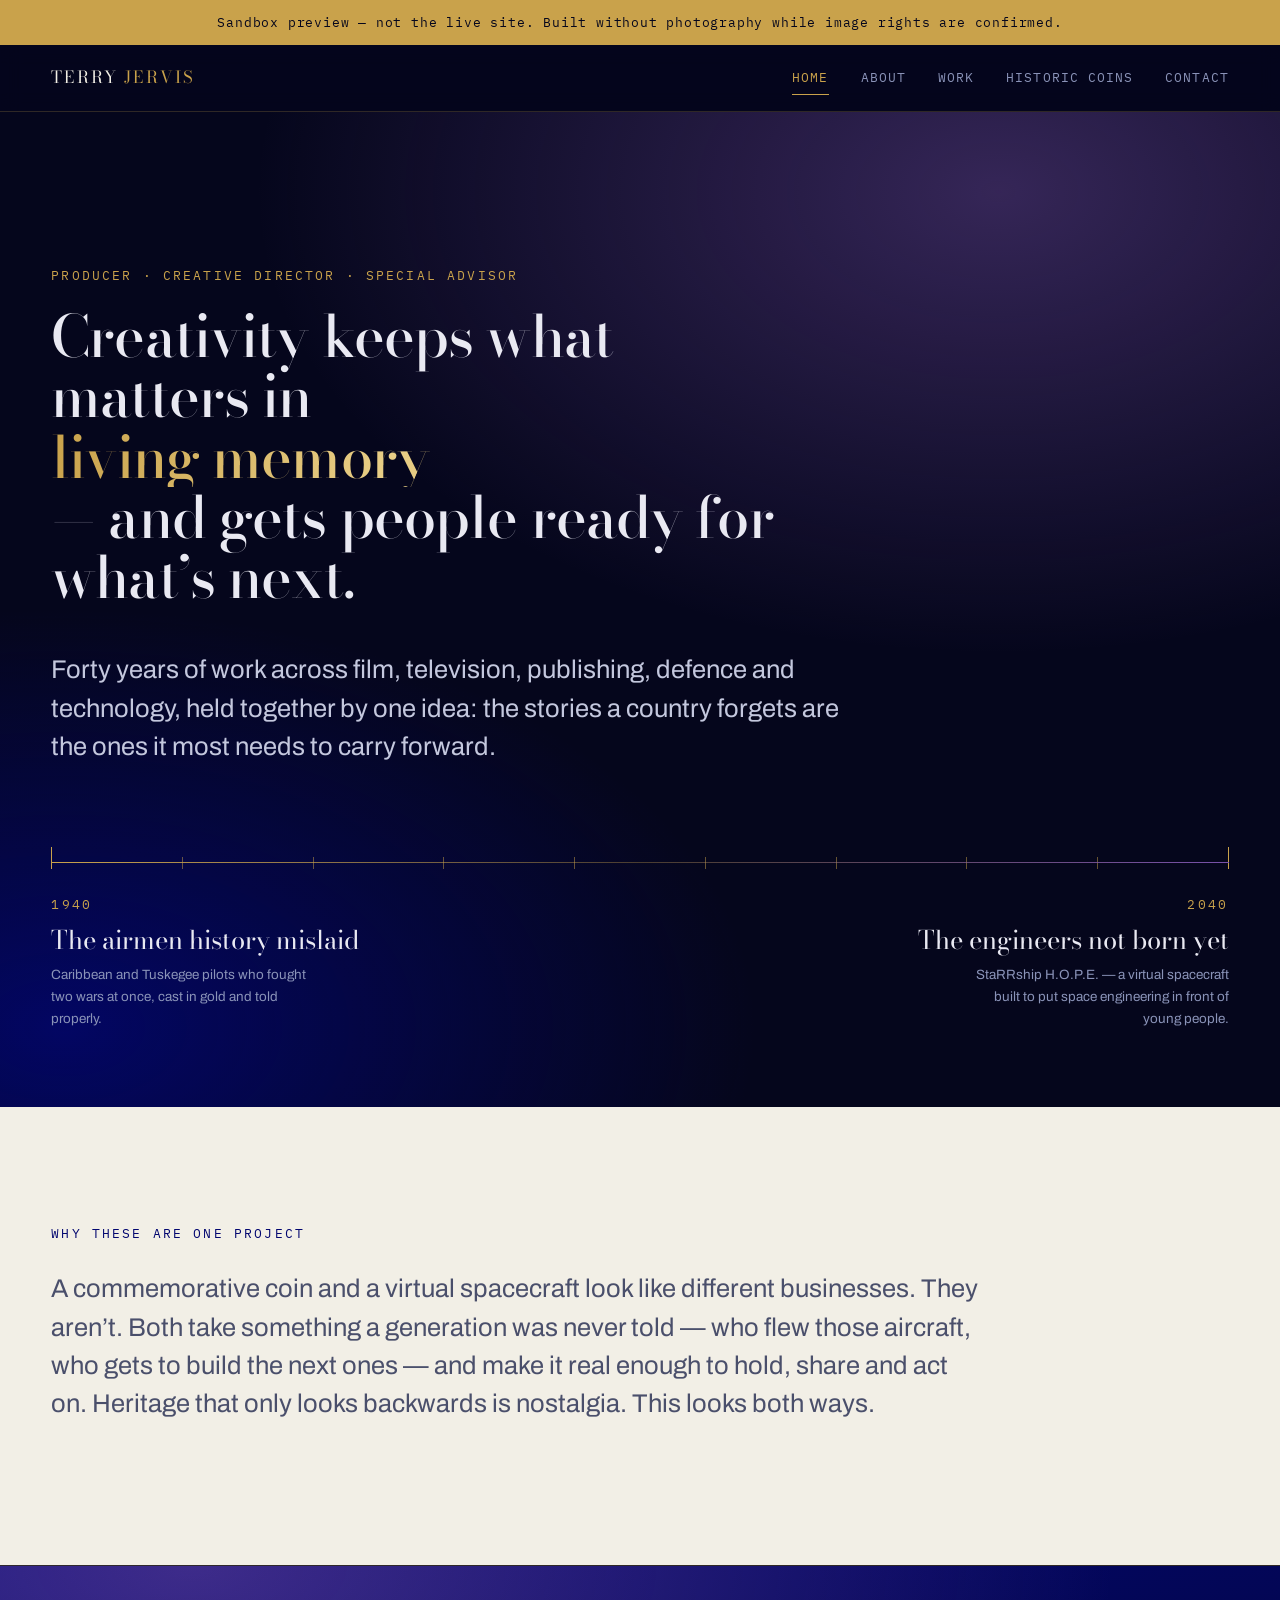
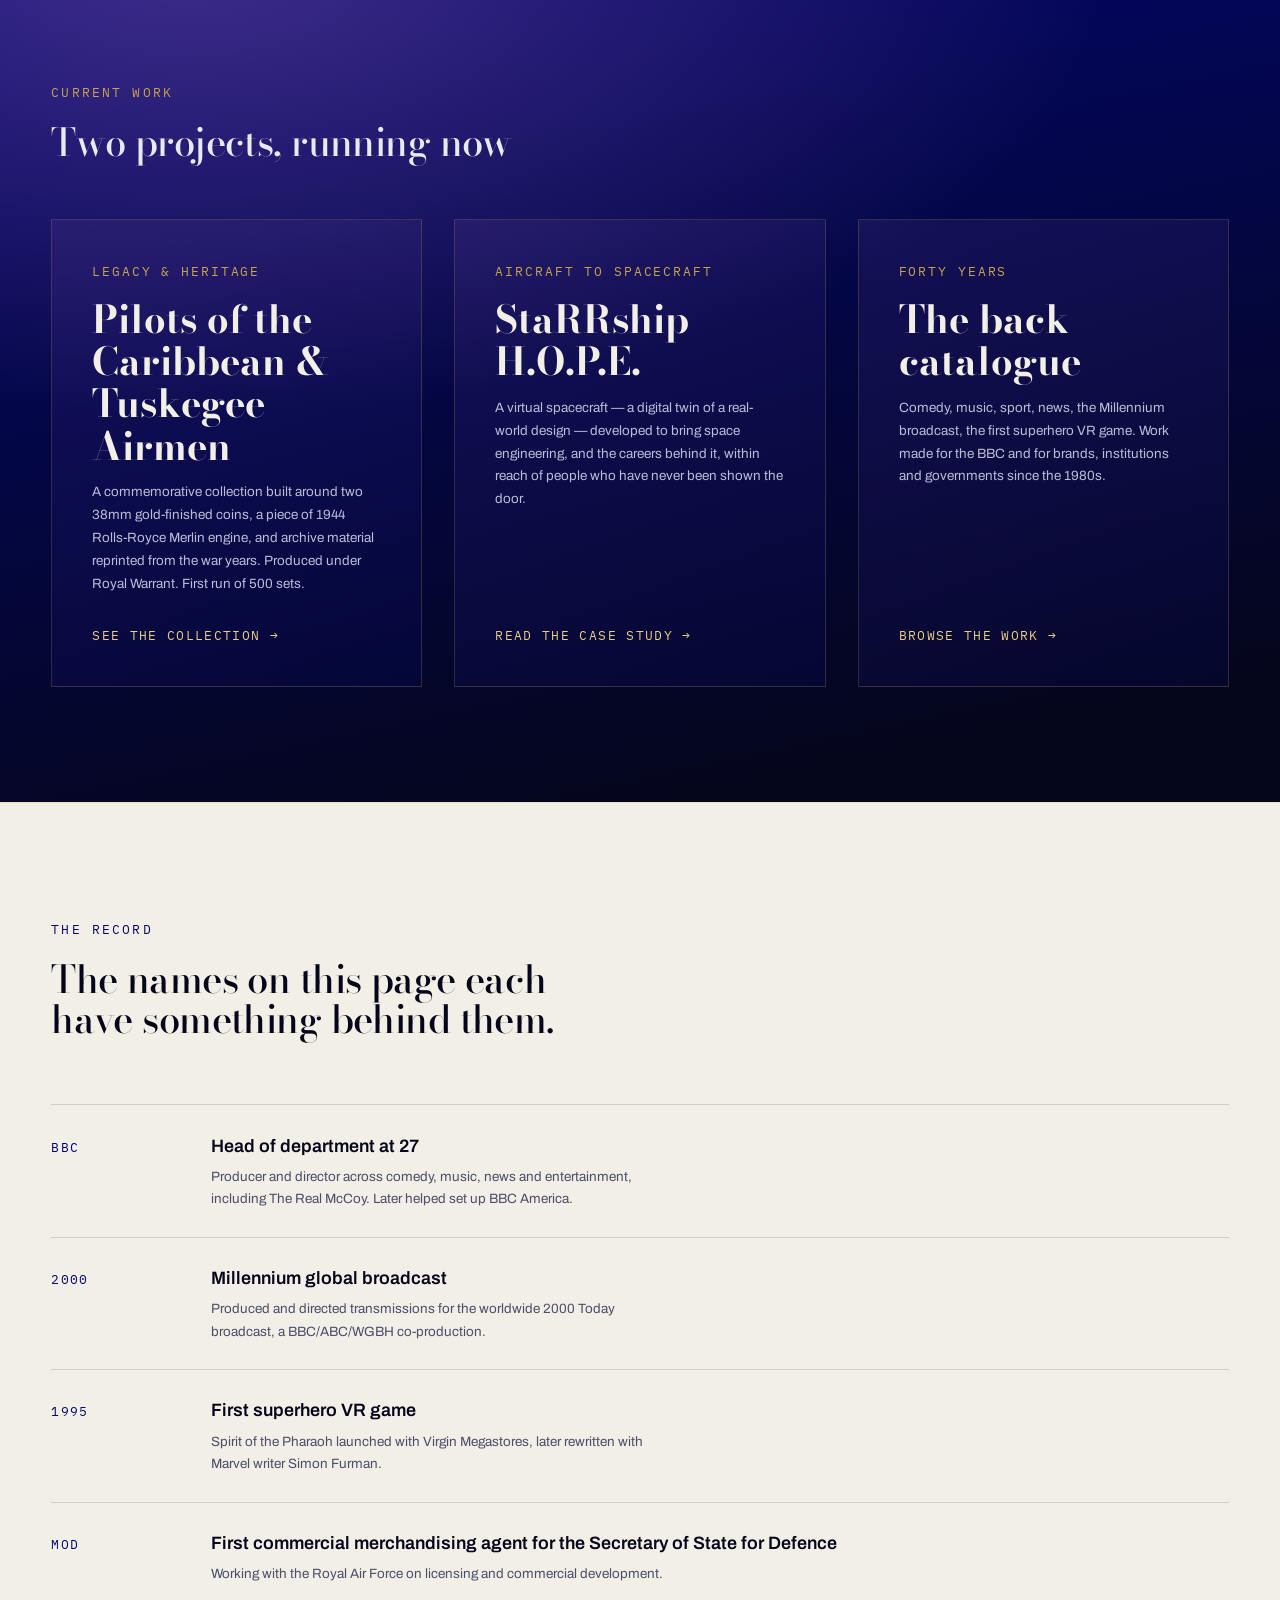
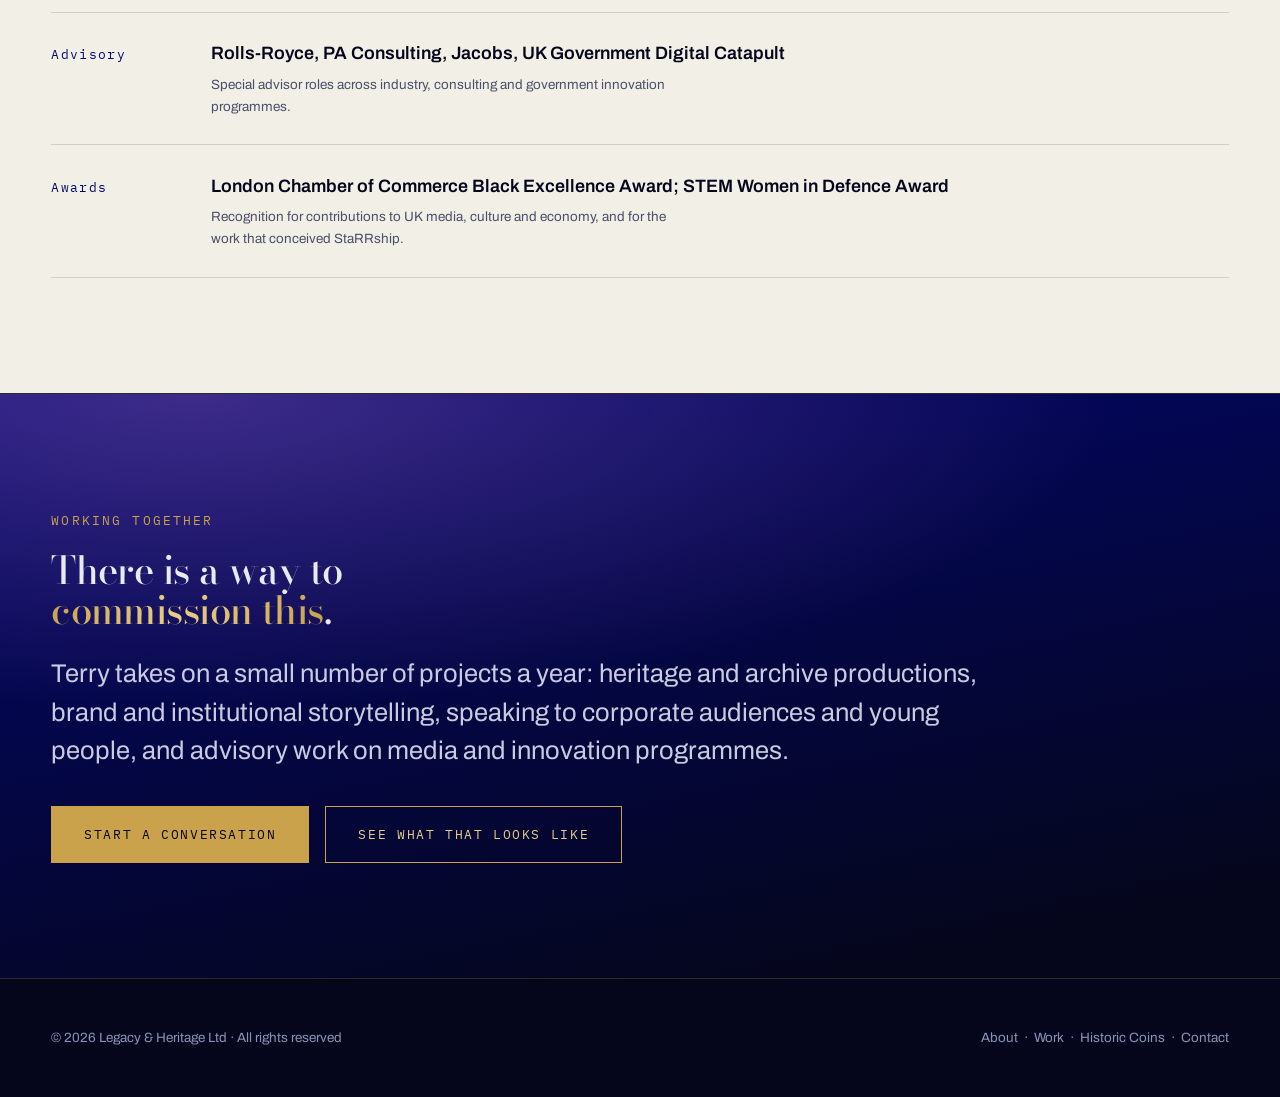
<file: site/index.html>
<!DOCTYPE html>
<html lang="en-GB">
<head>
<meta charset="utf-8">
<meta name="viewport" content="width=device-width, initial-scale=1">
<meta name="robots" content="noindex, nofollow">
<title>Terry Jervis — Keeping what matters in living memory</title>
<meta name="description" content="Terry Jervis is a media producer and creative director working across heritage and future technology. Forty years of turning overlooked stories into work people can hold.">
<link rel="preconnect" href="https://fonts.googleapis.com">
<link rel="preconnect" href="https://fonts.gstatic.com" crossorigin>
<link href="https://fonts.googleapis.com/css2?family=Archivo:wght@400;500;600&family=Bodoni+Moda:opsz,wght@6..96,400;6..96,500;6..96,600&family=IBM+Plex+Mono:wght@400;500&display=swap" rel="stylesheet">
<link rel="stylesheet" href="assets/css/site.css">
</head>
<body>

<a class="skip" href="#main">Skip to content</a>

<div class="sandbox">Sandbox preview — not the live site. Built without photography while image rights are confirmed.</div>

<header class="masthead">
  <div class="shell masthead__inner">
    <a class="wordmark" href="index.html">Terry <span>Jervis</span></a>
    <nav class="nav" aria-label="Main">
      <a href="index.html" aria-current="page">Home</a>
      <a href="about.html">About</a>
      <a href="work.html">Work</a>
      <a href="coins.html">Historic Coins</a>
      <a href="contact.html">Contact</a>
    </nav>
  </div>
</header>

<main id="main">

  <!-- ============ HERO: the purpose line, resolved into the 1940→2040 scale ============ -->
  <section class="hero">
    <div class="shell">
      <p class="eyebrow">Producer &middot; Creative director &middot; Special advisor</p>

      <h1 class="display hero__statement">
        Creativity keeps what matters in
        <em class="gilt">living memory</em>
        &mdash; and gets people ready for what&rsquo;s next.
      </h1>

      <p class="hero__sub">
        Forty years of work across film, television, publishing, defence and technology,
        held together by one idea: the stories a country forgets are the ones it most needs
        to carry forward.
      </p>

      <!-- Signature element: two projects, one axis -->
      <div class="arc">
        <div class="arc__rule"></div>
        <div class="arc__ticks" aria-hidden="true">
          <span class="arc__tick arc__tick--major"></span>
          <span class="arc__tick"></span><span class="arc__tick"></span>
          <span class="arc__tick"></span><span class="arc__tick"></span>
          <span class="arc__tick"></span><span class="arc__tick"></span>
          <span class="arc__tick"></span><span class="arc__tick"></span>
          <span class="arc__tick arc__tick--major"></span>
        </div>

        <div class="arc__ends">
          <div class="arc__end">
            <span class="arc__year">1940</span>
            <p class="arc__label">The airmen history mislaid</p>
            <p class="arc__note">Caribbean and Tuskegee pilots who fought two wars at once, cast in gold and told properly.</p>
          </div>
          <div class="arc__end">
            <span class="arc__year">2040</span>
            <p class="arc__label">The engineers not born yet</p>
            <p class="arc__note">StaRRship H.O.P.E. — a virtual spacecraft built to put space engineering in front of young people.</p>
          </div>
        </div>
      </div>
    </div>
  </section>

  <!-- ============ THE MISSION IN PLAIN TERMS ============ -->
  <section class="band band--light">
    <div class="shell">
      <p class="eyebrow">Why these are one project</p>
      <p class="lede">
        A commemorative coin and a virtual spacecraft look like different businesses.
        They aren&rsquo;t. Both take something a generation was never told &mdash; who flew those
        aircraft, who gets to build the next ones &mdash; and make it real enough to hold,
        share and act on. Heritage that only looks backwards is nostalgia. This looks both ways.
      </p>
    </div>
  </section>

  <!-- ============ PROJECTS ============ -->
  <section class="band band--royal">
    <div class="shell">
      <p class="eyebrow">Current work</p>
      <h2 class="display" style="font-size: var(--step-2);">Two projects, running now</h2>

      <div class="projects">
        <a class="project" href="coins.html">
          <p class="project__kicker">Legacy &amp; Heritage</p>
          <h3 class="project__title">Pilots of the Caribbean &amp; Tuskegee Airmen</h3>
          <p class="project__body">
            A commemorative collection built around two 38mm gold-finished coins, a piece of
            1944 Rolls-Royce Merlin engine, and archive material reprinted from the war years.
            Produced under Royal Warrant. First run of 500 sets.
          </p>
          <span class="project__more">See the collection &rarr;</span>
        </a>

        <a class="project" href="work.html#starrship">
          <p class="project__kicker">Aircraft to Spacecraft</p>
          <h3 class="project__title">StaRRship H.O.P.E.</h3>
          <p class="project__body">
            A virtual spacecraft &mdash; a digital twin of a real-world design &mdash; developed to
            bring space engineering, and the careers behind it, within reach of people who
            have never been shown the door.
          </p>
          <span class="project__more">Read the case study &rarr;</span>
        </a>

        <a class="project" href="work.html">
          <p class="project__kicker">Forty years</p>
          <h3 class="project__title">The back catalogue</h3>
          <p class="project__body">
            Comedy, music, sport, news, the Millennium broadcast, the first superhero VR game.
            Work made for the BBC and for brands, institutions and governments since the 1980s.
          </p>
          <span class="project__more">Browse the work &rarr;</span>
        </a>
      </div>
    </div>
  </section>

  <!-- ============ THE RECORD — substantiating the big names ============ -->
  <section class="band band--light">
    <div class="shell">
      <p class="eyebrow">The record</p>
      <h2 class="display" style="font-size: var(--step-2); max-width: 22ch;">
        The names on this page each have something behind them.
      </h2>

      <div class="record">
        <div class="record__row">
          <span class="record__when">BBC</span>
          <p class="record__what">
            <strong>Head of department at 27</strong>
            <span>Producer and director across comedy, music, news and entertainment, including The Real McCoy. Later helped set up BBC America.</span>
          </p>
        </div>
        <div class="record__row">
          <span class="record__when">2000</span>
          <p class="record__what">
            <strong>Millennium global broadcast</strong>
            <span>Produced and directed transmissions for the worldwide 2000 Today broadcast, a BBC/ABC/WGBH co-production.</span>
          </p>
        </div>
        <div class="record__row">
          <span class="record__when">1995</span>
          <p class="record__what">
            <strong>First superhero VR game</strong>
            <span>Spirit of the Pharaoh launched with Virgin Megastores, later rewritten with Marvel writer Simon Furman.</span>
          </p>
        </div>
        <div class="record__row">
          <span class="record__when">MOD</span>
          <p class="record__what">
            <strong>First commercial merchandising agent for the Secretary of State for Defence</strong>
            <span>Working with the Royal Air Force on licensing and commercial development.</span>
          </p>
        </div>
        <div class="record__row">
          <span class="record__when">Advisory</span>
          <p class="record__what">
            <strong>Rolls-Royce, PA Consulting, Jacobs, UK Government Digital Catapult</strong>
            <span>Special advisor roles across industry, consulting and government innovation programmes.</span>
          </p>
        </div>
        <div class="record__row">
          <span class="record__when">Awards</span>
          <p class="record__what">
            <strong>London Chamber of Commerce Black Excellence Award; STEM Women in Defence Award</strong>
            <span>Recognition for contributions to UK media, culture and economy, and for the work that conceived StaRRship.</span>
          </p>
        </div>
      </div>
    </div>
  </section>

  <!-- ============ WORK WITH TERRY — the route that doesn't currently exist ============ -->
  <section class="band band--royal">
    <div class="shell">
      <p class="eyebrow">Working together</p>
      <h2 class="display" style="font-size: var(--step-2); max-width: 20ch;">
        There is a way to <span class="gilt">commission this</span>.
      </h2>
      <p class="lede" style="margin-top: 1.5rem;">
        Terry takes on a small number of projects a year: heritage and archive productions,
        brand and institutional storytelling, speaking to corporate audiences and young people,
        and advisory work on media and innovation programmes.
      </p>
      <div class="btn-row">
        <a class="btn btn--solid" href="contact.html">Start a conversation</a>
        <a class="btn" href="work.html">See what that looks like</a>
      </div>
    </div>
  </section>

</main>

<footer class="foot">
  <div class="shell foot__inner">
    <div>&copy; 2026 Legacy &amp; Heritage Ltd &middot; All rights reserved</div>
    <div>
      <a href="about.html">About</a> &nbsp;·&nbsp;
      <a href="work.html">Work</a> &nbsp;·&nbsp;
      <a href="coins.html">Historic Coins</a> &nbsp;·&nbsp;
      <a href="contact.html">Contact</a>
    </div>
  </div>
</footer>

</body>
</html>
</file>
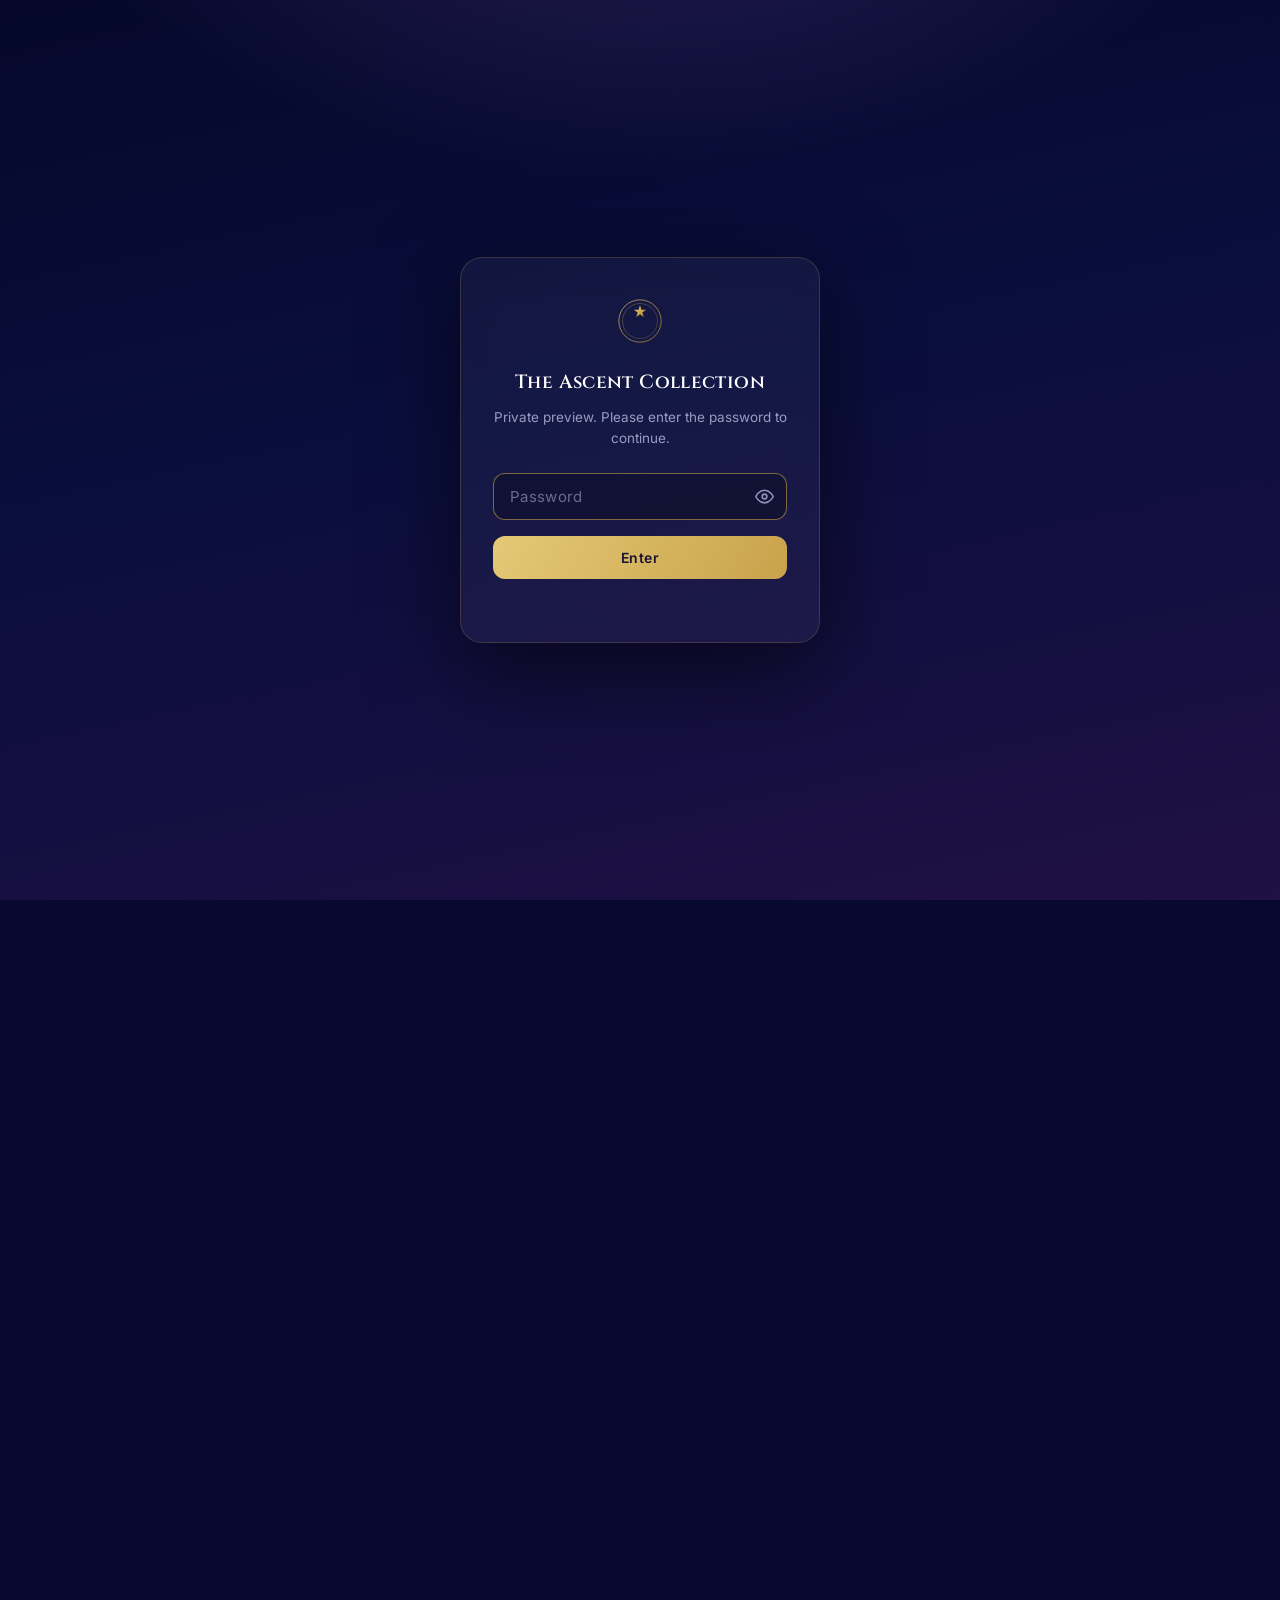
<file: financials.html>
<!DOCTYPE html>
<html lang="en-GB">
<head>
<meta charset="UTF-8">
<meta name="viewport" content="width=device-width, initial-scale=1.0">
<meta name="robots" content="noindex, nofollow">
<title>The Ascent Collection — Payments &amp; Quote</title>
<link rel="preconnect" href="https://fonts.googleapis.com">
<link rel="preconnect" href="https://fonts.gstatic.com" crossorigin>
<link href="https://fonts.googleapis.com/css2?family=Cinzel:wght@400;500;600;700&family=EB+Garamond:ital,wght@0,400;0,500;0,600;1,400&family=Inter:wght@400;500;600&display=swap" rel="stylesheet">
<link rel="stylesheet" href="site.css">
<link rel="stylesheet" href="gate.css">
<script>document.documentElement.classList.add('gated');</script>
<script src="gate.js"></script>
<style>
  /* financials-only components */
  .quote-card{border:1.5px solid rgba(201,162,75,.5);border-radius:16px;margin:26px 0 8px;overflow:hidden;background:rgba(201,162,75,.045);}
  .quote-head{background:linear-gradient(120deg,var(--royal),#2b1a54);color:#fff;padding:20px 24px;
    display:flex;justify-content:space-between;align-items:center;flex-wrap:wrap;gap:10px;}
  .rec-badge{display:inline-block;background:linear-gradient(120deg,#E4C976,#C9A24B);color:#2a1e00;font-family:var(--sans);
    font-size:10px;letter-spacing:.14em;text-transform:uppercase;font-weight:700;padding:4px 12px;border-radius:20px;margin-bottom:10px;}
  .quote-head .name{font-family:"Cinzel",serif;font-size:18px;font-weight:600;letter-spacing:.02em;}
  .quote-head .price{font-family:"Cinzel",serif;font-size:26px;font-weight:700;color:var(--gold-lt);font-variant-numeric:tabular-nums;}
  .quote-body{padding:20px 24px;}
  ul.clean{list-style:none;margin:0;padding:0;font-size:16px;}
  ul.clean li{position:relative;padding:0 0 11px 22px;}
  ul.clean li:last-child{padding-bottom:0;}
  ul.clean li::before{content:"";position:absolute;left:0;top:10px;width:6px;height:6px;border-radius:50%;background:var(--gold);}
  ul.clean li b{color:#fff;font-weight:600;}
  .alt-card{border:1px solid var(--line);border-radius:14px;padding:18px 24px;margin:14px 0;background:rgba(255,255,255,.022);}
  .alt-card .row{display:flex;justify-content:space-between;align-items:baseline;gap:10px;flex-wrap:wrap;}
  .alt-card .name{font-family:"Cinzel",serif;font-size:16px;color:#fff;font-weight:600;}
  .alt-card .price{font-family:var(--sans);font-weight:600;color:var(--gold-lt);font-variant-numeric:tabular-nums;}
  .cond{border-left:3px solid var(--purple);background:rgba(120,81,169,.06);border-radius:0 12px 12px 0;padding:15px 20px;margin:12px 0;}
  .cond .row{display:flex;justify-content:space-between;flex-wrap:wrap;gap:8px;align-items:baseline;}
  .cond .name{font-family:"Cinzel",serif;font-size:16px;color:#fff;}
  .cond .price{font-family:var(--sans);font-weight:600;color:#d3cff6;font-variant-numeric:tabular-nums;}
  .cond p{margin:8px 0 0;font-size:14.5px;color:var(--muted);max-width:none;}
  .steps{display:flex;flex-wrap:wrap;gap:14px;margin-top:8px;}
  .step{flex:1;min-width:180px;background:rgba(255,255,255,.028);border:1px solid var(--line);border-radius:14px;padding:18px 20px;}
  .step .n{font-family:var(--sans);color:var(--gold);font-size:11px;letter-spacing:.16em;text-transform:uppercase;}
  .step .amt{font-family:"Cinzel",serif;font-size:22px;color:#fff;font-weight:600;margin:8px 0 5px;font-variant-numeric:tabular-nums;}
  .step .lbl{font-size:14.5px;color:var(--muted);}
</style>
</head>
<body>

<nav class="sitenav">
  <div class="in">
    <a href="index.html">Home</a><span class="dot">·</span>
    <a href="status.html">Status</a><span class="dot">·</span>
    <a href="financials.html" class="active">Financials</a>
    <span class="upd">Updated 21 Jul 2026</span>
  </div>
</nav>

<header class="hero">
  <p class="eyebrow">Private preview</p>
  <h1>Payments &amp; Quote<span class="sub">What's been paid, and the film quote</span></h1>
  <div class="meta">
    For <b>Reginald Maynor · DMM Production Inc</b>, on behalf of <b>Terry Jervis</b> · Made by <b>Altitude AI</b><br>
    Last updated <b>21 July 2026</b>
  </div>
</header>

<div class="wrap">

  <section>
    <p class="kicker">Part one</p>
    <h2>Payments received</h2>
    <p>A full record of the transfers we've received from DMM Production Inc through Wise. Every figure is checked against the payment notifications.</p>

    <table>
      <thead>
        <tr><th>Date</th><th>From</th><th>Towards</th><th class="num">Amount</th></tr>
      </thead>
      <tbody>
        <tr><td>21 Sep 2025</td><td>DMM Production Inc</td><td><span class="tag prog">Programme</span></td><td class="num">£50</td></tr>
        <tr><td>22 Sep 2025</td><td>DMM Production Inc</td><td><span class="tag prog">Programme</span></td><td class="num">£500</td></tr>
        <tr><td>02 Oct 2025</td><td>DMM Production Inc</td><td><span class="tag prog">Programme</span></td><td class="num">£2,000</td></tr>
        <tr><td>28 Oct 2025</td><td>DMM Production Inc</td><td><span class="tag prog">Programme</span></td><td class="num">£500</td></tr>
        <tr><td>01 Nov 2025</td><td>DMM Production Inc</td><td><span class="tag prog">Programme</span></td><td class="num">£1,000</td></tr>
        <tr><td>28 Nov 2025</td><td>DMM Production Inc</td><td><span class="tag prog">Programme</span></td><td class="num">£500</td></tr>
        <tr><td>26 Jan 2026</td><td>DMM Production Inc</td><td><span class="tag prog">Programme</span></td><td class="num">£500</td></tr>
        <tr><td>17 Jul 2026</td><td>DMM Production Inc</td><td><span class="tag hold">Held for the film</span></td><td class="num">£300</td></tr>
        <tr class="total-row"><td colspan="3">Total received so far</td><td class="num">£5,350</td></tr>
      </tbody>
    </table>

    <div class="figures">
      <div class="fig"><span>Towards the programme</span><strong>£5,050</strong></div>
      <div class="fig accent"><span>Held for the film</span><strong>£300</strong></div>
      <div class="fig"><span>Total received</span><strong>£5,350</strong></div>
    </div>
  </section>

  <section>
    <p class="kicker">Part two</p>
    <h2>Tidying up the original programme</h2>
    <p>The original plan of work (September 2025 to February 2026) had seven parts, adding up to <b>£11,000</b> — £9,000 of active work, plus a £2,000 part that was kept on hold. So far, <b>£5,050</b> has been paid towards it.</p>
    <div class="note">
      <b>Suggestion.</b> The December Chicago event that some of the later parts were built around has been replaced by the Obama Center launch. Before the new film work begins, it's worth a short call to agree which parts are finished, which still stand, and which we drop — so the original plan is closed off cleanly on both sides.
    </div>
  </section>

  <section>
    <p class="kicker">Part three</p>
    <h2>The launch film</h2>
    <p>A short, high-quality trailer built around the box opening — what's inside, and why it matters. Delivered in three lengths: a 90-second main version, plus 60- and 30-second cuts for social media.</p>

    <div class="quote-card">
      <div class="quote-head">
        <div><span class="rec-badge">Recommended</span><div class="name">Complete film — all three lengths</div></div>
        <span class="price">£3,250</span>
      </div>
      <div class="quote-body">
        <ul class="clean">
          <li><b>90-second main trailer</b> — the full story, for the website and LinkedIn</li>
          <li><b>60- and 30-second cuts</b> — for TikTok, Facebook and Instagram</li>
          <li><b>Mid-Atlantic voiceover</b> — suits both UK and US audiences</li>
          <li><b>Up to 8 scenes</b>, matched to the collection's look</li>
          <li><b>2 rounds of changes</b> included</li>
        </ul>
      </div>
    </div>

    <div class="alt-card">
      <div class="row">
        <span class="name">Leaner start — main trailer first</span>
        <span class="price">£1,950</span>
      </div>
      <p class="muted" style="margin:8px 0 0;font-size:14.5px;">The 90-second trailer plus one short cut, up to 5 scenes and 1 round of changes — with the other cuts added later. A smaller first step if the budget is being spread out.</p>
    </div>

    <h3>Optional extras</h3>
    <table>
      <tbody>
        <tr><td>Use a clone of Terry's voice for the voiceover</td><td class="num">£400</td></tr>
        <tr><td>An extra round of changes</td><td class="num">£300</td></tr>
        <tr><td>An extra shape for a platform (9:16 or 1:1), each</td><td class="num">£200</td></tr>
      </tbody>
    </table>

    <div class="note">
      <b>The £300 already held counts towards this.</b> It was received on 17 July and comes off this film. On the complete film, that leaves <b>£2,950</b> to invoice once the scope is agreed.
    </div>
  </section>

  <section>
    <p class="kicker">Part four</p>
    <h2>The online shop — quoted on its own</h2>
    <p>These depend on Terry's decision about whether the Shopify work sits with us or with his own developer, and on getting access to the current site. They're kept separate from the film so neither one holds up the other.</p>

    <div class="cond">
      <div class="row">
        <span class="name">Sales-rep tracking</span>
        <span class="price">£350 – £650</span>
      </div>
      <p>A code for each sales rep, so box-set sales are credited to the right person for commission. It runs on a Shopify add-on; that add-on's monthly fee (about £20–£80) is billed to your own Shopify account, not through us.</p>
    </div>

    <div class="cond">
      <div class="row">
        <span class="name">Turn the Shopify site into the shop</span>
        <span class="price">£800 – £1,500</span>
      </div>
      <p>Reworking the current Shopify site into the shop for the collection, with merchandise added later. We'll confirm the exact figure once we have access and can see how much of the current build we can reuse.</p>
    </div>
  </section>

  <section>
    <p class="kicker">Part five</p>
    <h2>How we'd get started</h2>
    <p>To land the film in early August, ahead of the launch, we can start as soon as the pictures and the script are in hand and the deposit is released.</p>

    <div class="steps">
      <div class="step"><div class="n">Step 1</div><div class="amt">£1,625</div><div class="lbl">Half up front to begin — £300 is already held, so £1,325 to release.</div></div>
      <div class="step"><div class="n">Step 2</div><div class="amt">First ideas</div><div class="lbl">Within a week of getting the pictures and the script.</div></div>
      <div class="step"><div class="n">Step 3</div><div class="amt">£1,625</div><div class="lbl">The rest on final delivery of the finished film.</div></div>
    </div>

    <div class="note" style="margin-top:22px;">
      <b>To start, we need two things:</b> the shared folder of pictures (high-resolution box shots and the individual coins), and the script with its "must-haves" marked. The number of scenes and rounds of changes are fixed at the figures above to keep the quote firm — anything beyond that is covered by the optional extras.
    </div>
  </section>

</div>

<footer>
  <b>Altitude AI</b> — production for the Terry Jervis collection<br>
  Prepared in good faith for planning. Totals are as shown; figures exclude VAT unless stated; valid for 30 days from the date above.<br>
  Private preview · please don't share publicly · last updated 21 July 2026
</footer>

</body>
</html>
</file>
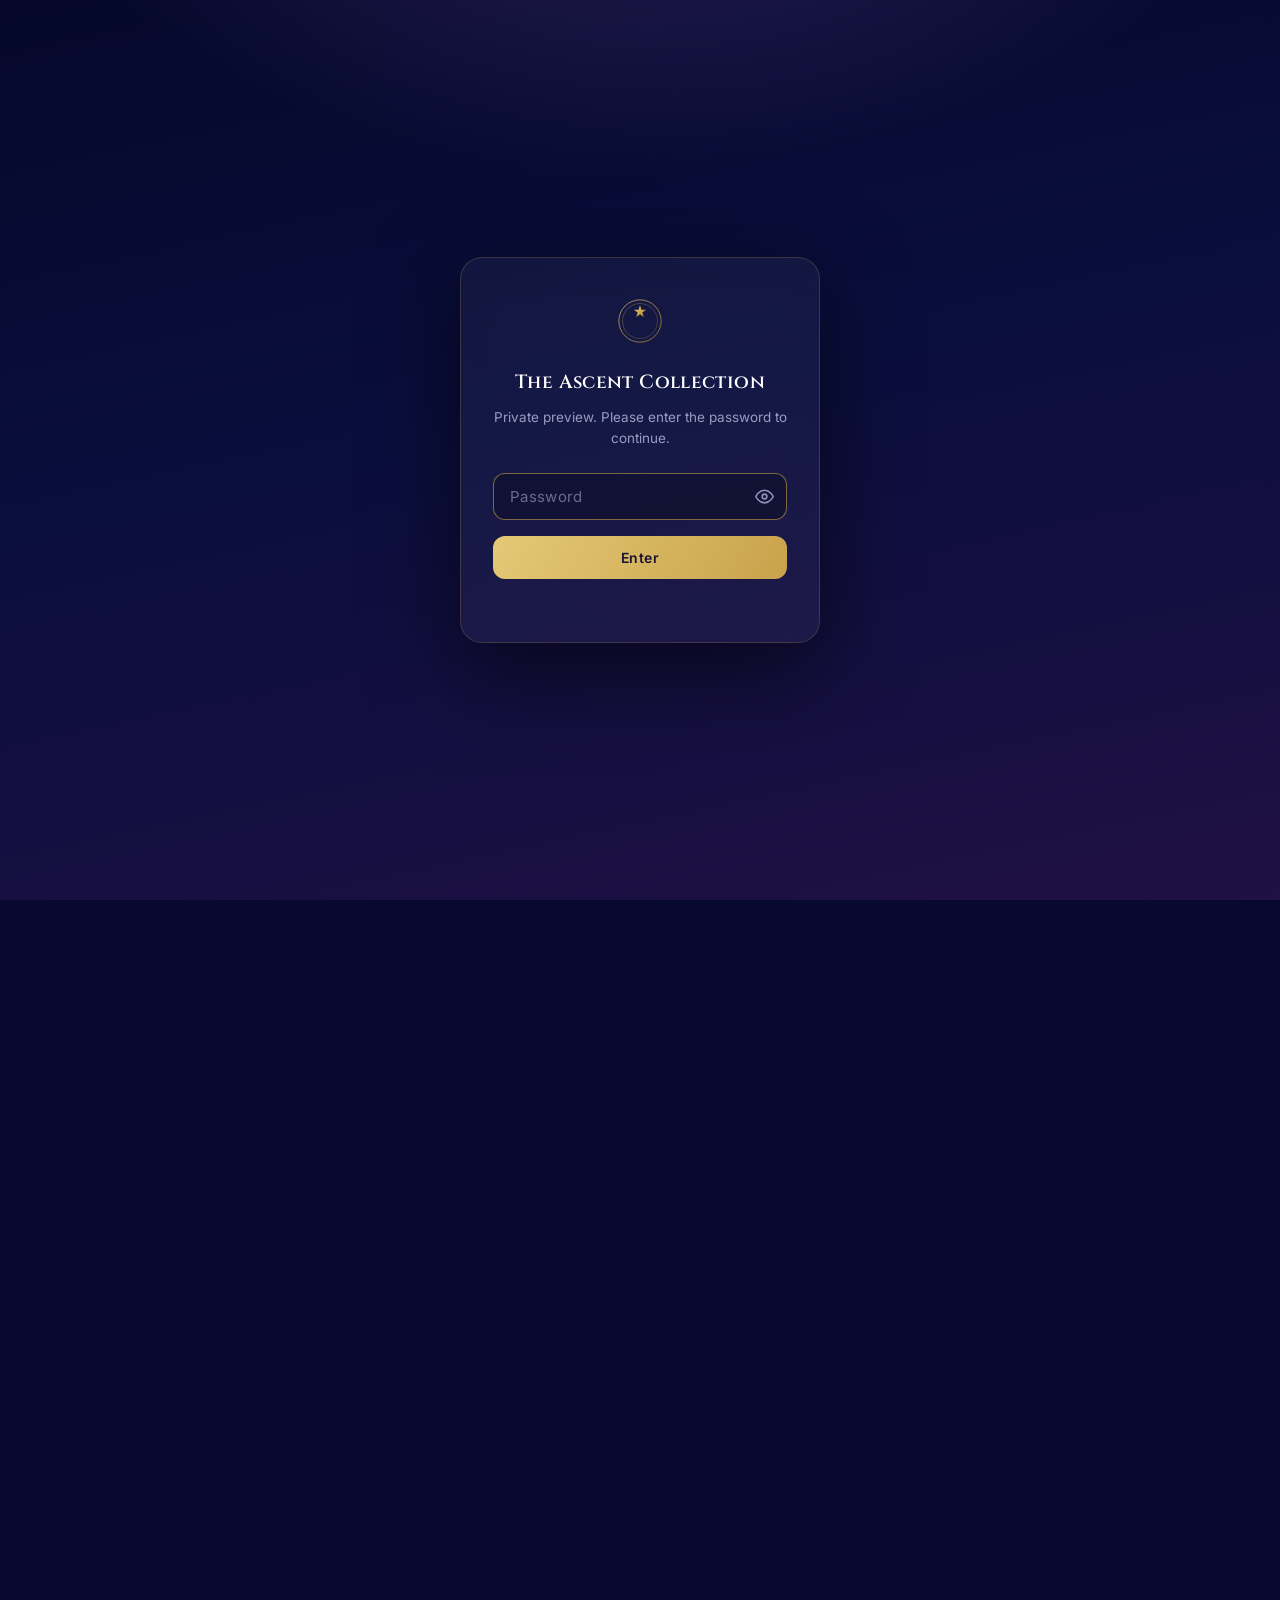
<file: status.html>
<!DOCTYPE html>
<html lang="en-GB">
<head>
<meta charset="UTF-8">
<meta name="viewport" content="width=device-width, initial-scale=1.0">
<meta name="robots" content="noindex, nofollow">
<title>The Ascent Collection — Status</title>
<link rel="preconnect" href="https://fonts.googleapis.com">
<link rel="preconnect" href="https://fonts.gstatic.com" crossorigin>
<link href="https://fonts.googleapis.com/css2?family=Cinzel:wght@400;500;600;700&family=EB+Garamond:ital,wght@0,400;0,500;0,600;1,400&family=Inter:wght@400;500;600&display=swap" rel="stylesheet">
<link rel="stylesheet" href="site.css">
<link rel="stylesheet" href="gate.css">
<script>document.documentElement.classList.add('gated');</script>
<script src="gate.js"></script>
</head>
<body>

<nav class="sitenav">
  <div class="in">
    <a href="index.html">Home</a><span class="dot">·</span>
    <a href="status.html" class="active">Status</a><span class="dot">·</span>
    <a href="financials.html">Financials</a>
    <span class="upd">Updated 21 Jul 2026</span>
  </div>
</nav>

<header class="hero">
  <p class="eyebrow">Private preview</p>
  <h1>Status &amp; Timeline<span class="sub">Where the work has got to</span></h1>
  <div class="meta">
    For <b>Reginald Maynor · DMM Production Inc</b>, on behalf of <b>Terry Jervis</b> · Made by <b>Altitude AI</b><br>
    Last updated <b>21 July 2026</b>
  </div>

  <div class="wrap">
    <div class="timeline">
      <div class="tl now"><div class="d">20 Jul — now</div><div class="t">Building the box</div><div class="n">The box and its pieces are in production</div></div>
      <div class="tl"><div class="d">1 Aug</div><div class="t">Teaser</div><div class="n">Aim to have the trailer ready for the pre-sale</div></div>
      <div class="tl"><div class="d">23 Aug</div><div class="t">Launch</div><div class="n">Obama Center, Chicago, with XL Fest</div></div>
    </div>
    <p class="muted" style="text-align:center;font-size:14px;margin-top:16px;">The earlier December 2025 Chicago event has been replaced by the Obama Center launch.</p>
  </div>
</header>

<div class="wrap">

  <section>
    <p class="kicker">In short</p>
    <h2>Where things stand</h2>
    <p>The main thing we're delivering is the launch film. Right now the work is on the box and the pieces that go inside it, because the film opens with the box. The box itself is finished and most of the pieces are built. A few still need making, and after that the pieces go into the box and filming begins.</p>
  </section>

  <section>
    <p class="kicker">The box</p>
    <h2>Finished</h2>
    <div class="status">
      <div class="row"><span class="badge done">Done</span><div><b>Closed box</b> — for the opening shot</div></div>
      <div class="row"><span class="badge done">Done</span><div><b>Open box</b> — with the branded "Together We Triumph" lid</div></div>
      <div class="row"><span class="badge done">Done</span><div><b>The emblem</b> — ready to reuse across the pieces and the film</div></div>
    </div>
  </section>

  <section>
    <p class="kicker">The pieces inside</p>
    <h2>Built, in progress, and still to make</h2>
    <div class="status">
      <div class="row"><span class="badge done">Done</span><div><b>Merlin engine card</b></div></div>
      <div class="row"><span class="badge done">Done</span><div><b>Aircraft to Supercar cover</b> — rebuilt with the Rolls-Royce badge, the Mustang and Spitfire, the Bentley Continental GT, and the Bentley / Jack Barclay lettering</div></div>
      <div class="row"><span class="badge done">Done</span><div><b>King Charles portrait card</b> — rights confirmed through Reginald</div></div>
      <div class="row"><span class="badge done">Done</span><div><b>The coins</b> — existing renders, ready to place</div></div>
      <div class="row"><span class="badge done">Done</span><div><b>The two coin cases</b> — navy and crimson shells, branded</div></div>
      <div class="row"><span class="badge prog">In progress</span><div><b>Case logos</b> — a final alignment pass on the lids</div></div>
      <div class="row"><span class="badge todo">Still to make</span><div><b>Certificate of provenance</b></div></div>
      <div class="row"><span class="badge todo">Still to make</span><div><b>Jamaica Spitfire comic replica</b></div></div>
      <div class="row"><span class="badge todo">Still to make</span><div><b>"Man to Superman" booklet</b></div></div>
      <div class="row"><span class="badge todo">Still to make</span><div><b>"Mighty Merlin" booklet</b></div></div>
      <div class="row"><span class="badge todo">Still to make</span><div><b>Women at War print</b></div></div>
      <div class="row"><span class="badge todo">Still to make</span><div><b>First Top Guns pop-up display</b></div></div>
      <div class="row"><span class="badge todo">Still to make</span><div><b>Care booklet</b> — the "Museum in a Box" guide</div></div>
    </div>
    <div class="note">
      <b>Worth knowing:</b> a few of the pieces still to make (the certificate, comic, booklets and print) need the real product photos before we can rebuild them cleanly.
    </div>
  </section>

  <section>
    <p class="kicker">Then, to film</p>
    <h2>The last few steps</h2>
    <div class="status">
      <div class="row"><span class="badge todo">Next</span><div><b>Rebuild the box tray</b> — proper slots to hold the cards and cases</div></div>
      <div class="row"><span class="badge todo">Next</span><div><b>Fill the box</b> — stage all the pieces inside it</div></div>
      <div class="row"><span class="badge todo">Next</span><div><b>Make the film</b> — the remaining scenes, the voiceover, the edit, and the shorter cuts</div></div>
    </div>
  </section>

</div>

<footer>
  <b>Altitude AI</b> — production for the Terry Jervis collection<br>
  Private preview · please don't share publicly · last updated 21 July 2026
</footer>

</body>
</html>
</file>
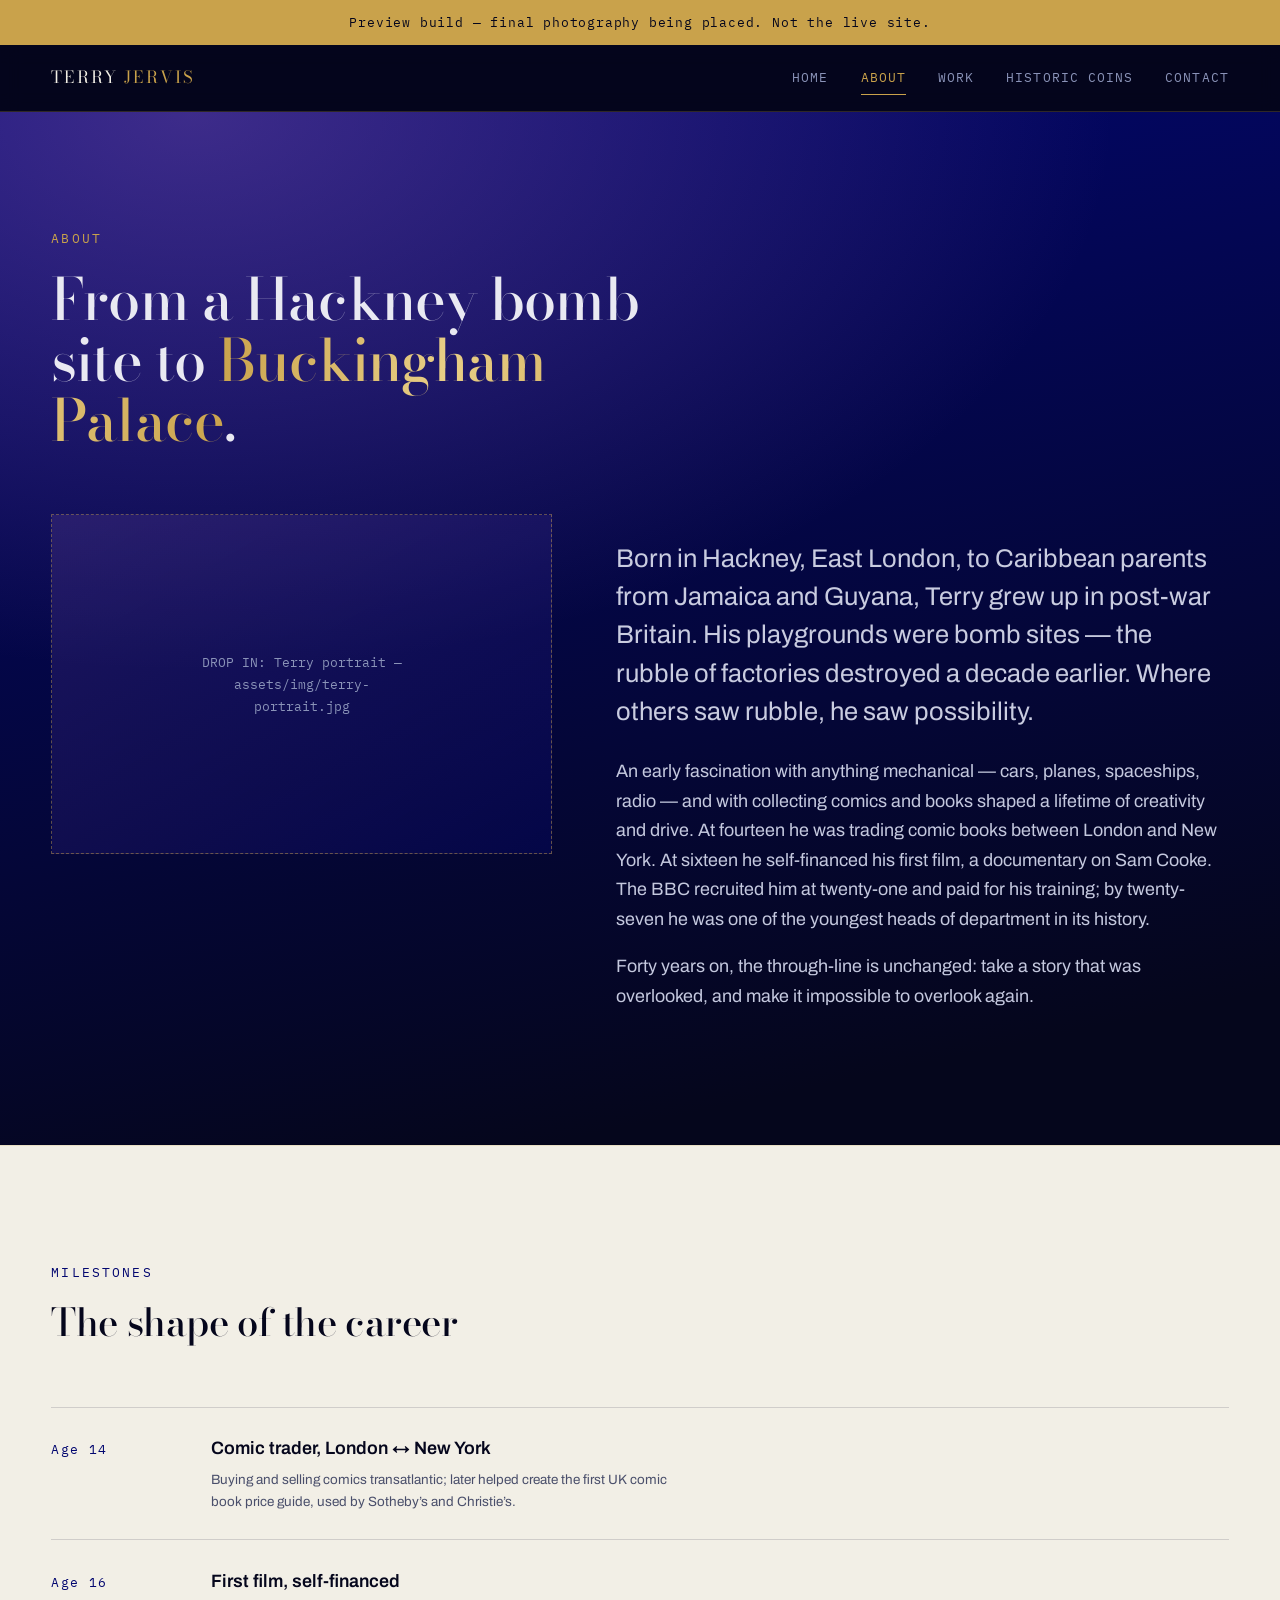
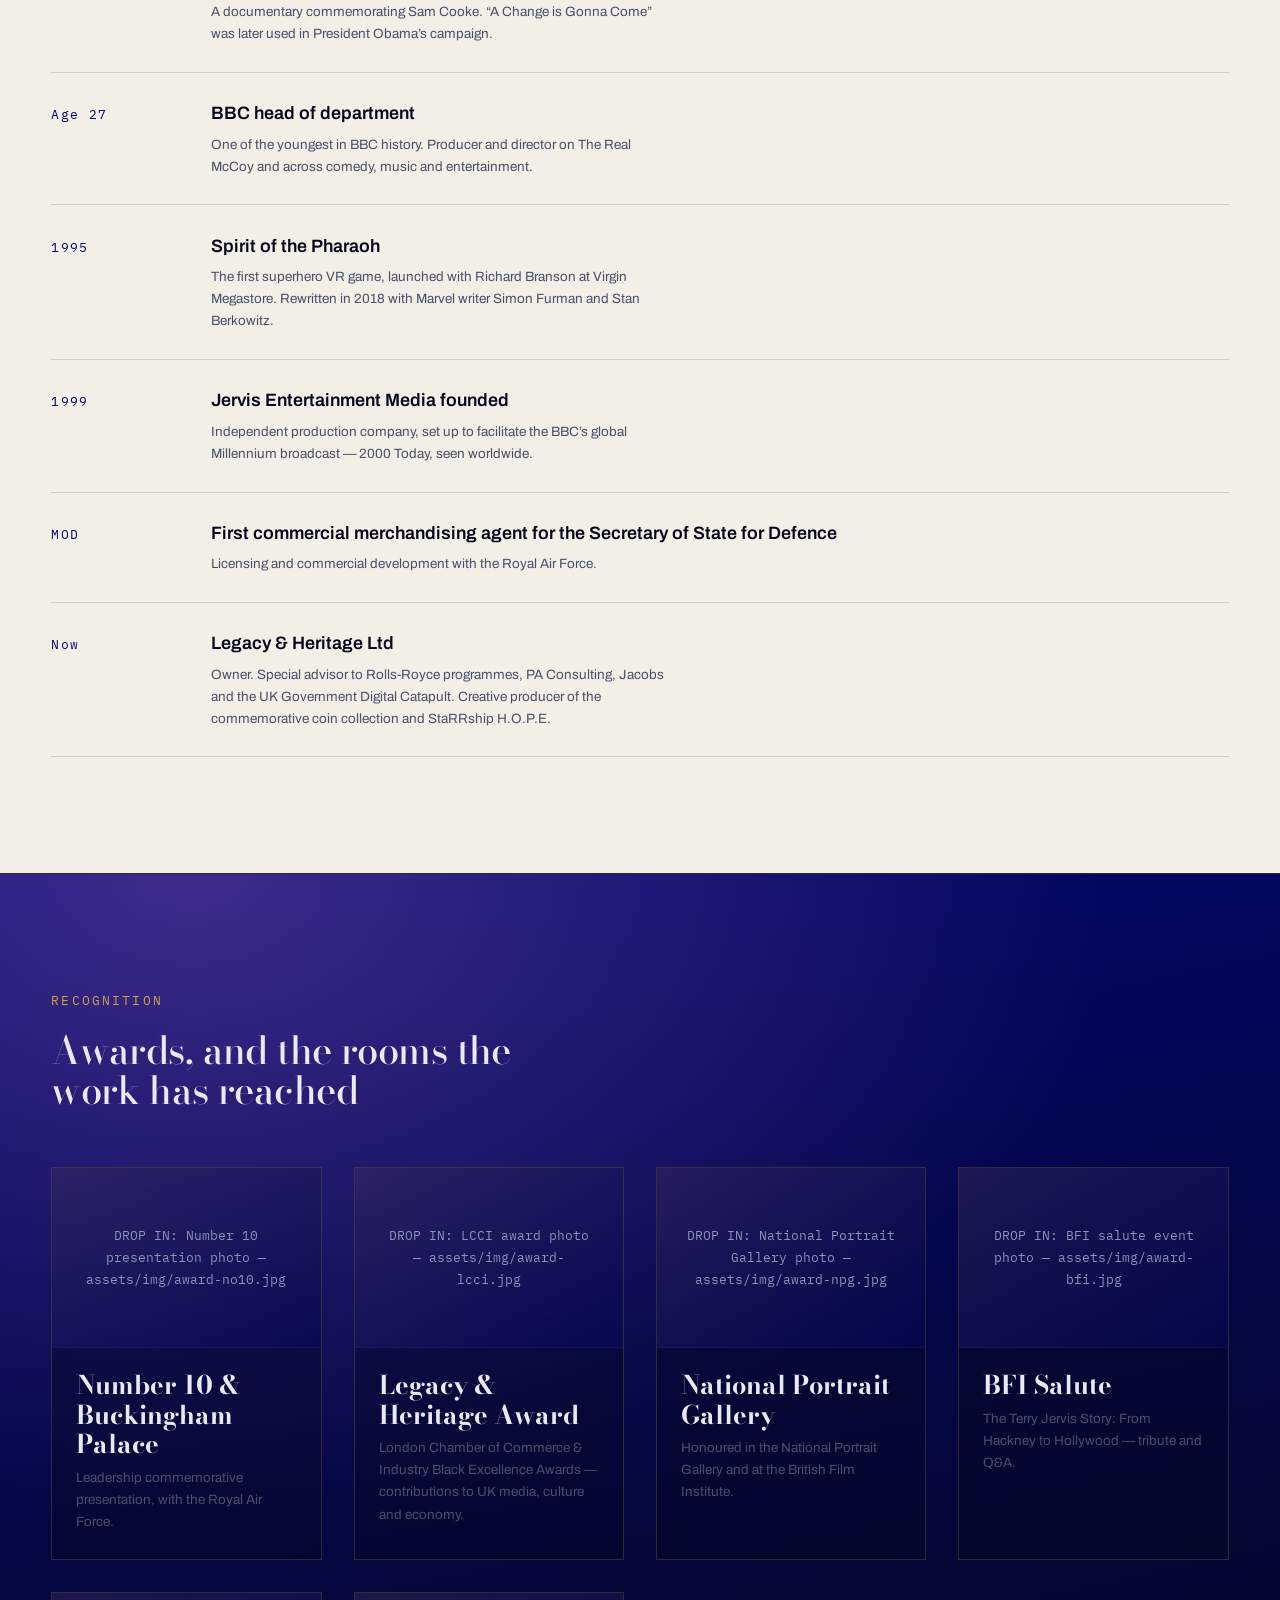
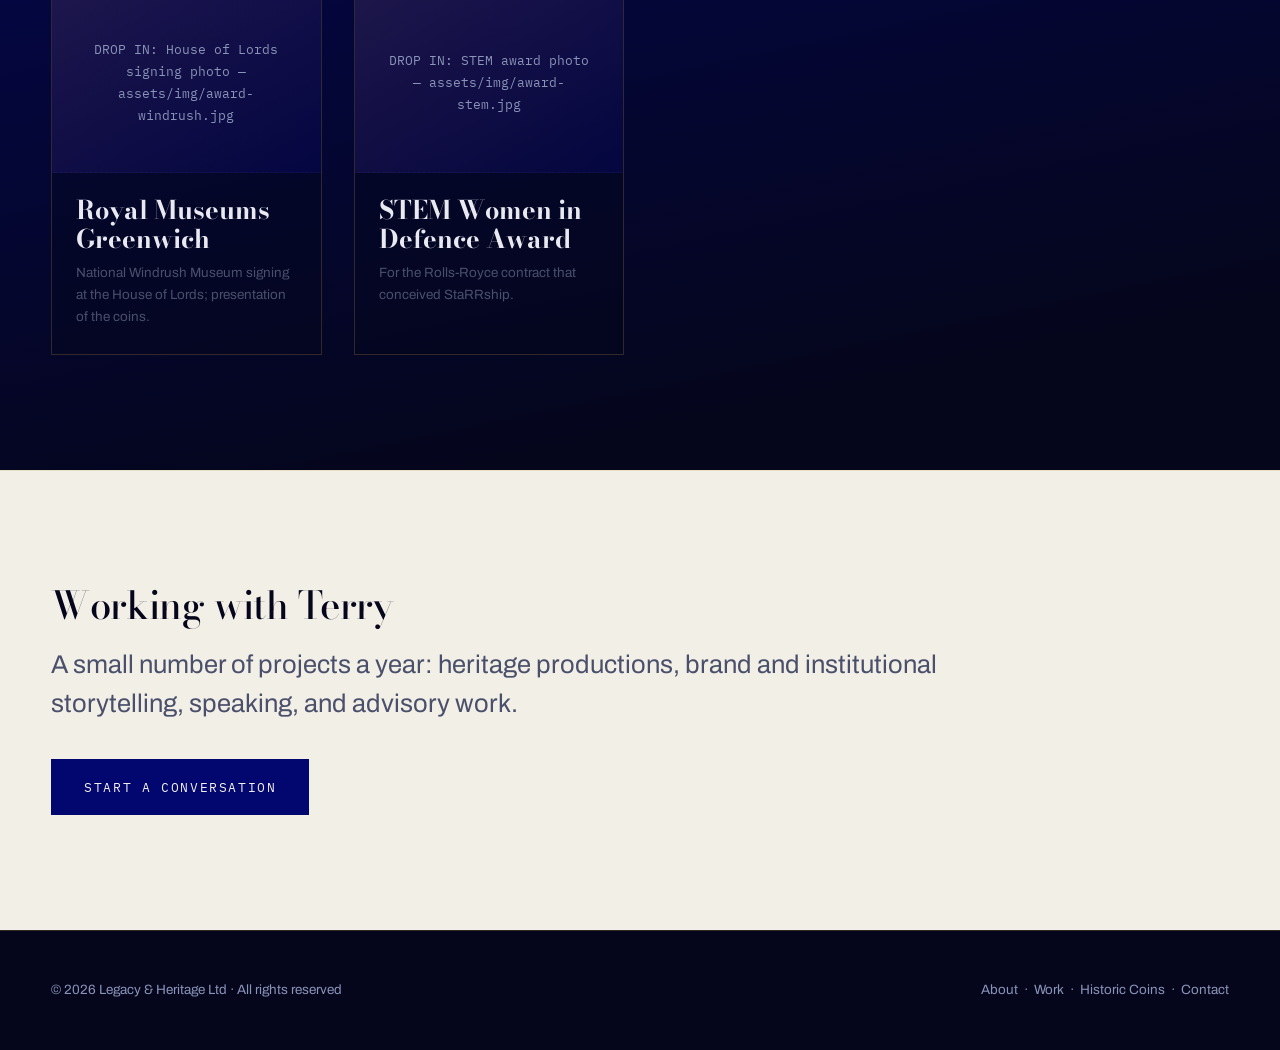
<file: site/about.html>
<!DOCTYPE html>
<html lang="en-GB">
<head>
<meta charset="utf-8">
<meta name="viewport" content="width=device-width, initial-scale=1">
<meta name="robots" content="noindex, nofollow">
<title>About &mdash; Terry Jervis</title>
<meta name="description" content="Terry Jervis: from Hackney to the BBC, Buckingham Palace and beyond. Forty years across film, television, publishing, defence and technology.">
<link rel="preconnect" href="https://fonts.googleapis.com">
<link rel="preconnect" href="https://fonts.gstatic.com" crossorigin>
<link href="https://fonts.googleapis.com/css2?family=Archivo:wght@400;500;600&family=Bodoni+Moda:opsz,wght@6..96,400;6..96,500;6..96,600&family=IBM+Plex+Mono:wght@400;500&display=swap" rel="stylesheet">
<link rel="stylesheet" href="assets/css/site.css">
</head>
<body>

<a class="skip" href="#main">Skip to content</a>

<div class="sandbox">Preview build &mdash; final photography being placed. Not the live site.</div>

<header class="masthead">
  <div class="shell masthead__inner">
    <a class="wordmark" href="index.html">Terry <span>Jervis</span></a>
    <nav class="nav" aria-label="Main">
      <a href="index.html">Home</a>
      <a href="about.html" aria-current="page">About</a>
      <a href="work.html">Work</a>
      <a href="coins.html">Historic Coins</a>
      <a href="contact.html">Contact</a>
    </nav>
  </div>
</header>

<main id="main">

  <section class="band band--royal">
    <div class="shell">
      <p class="eyebrow">About</p>
      <h1 class="display" style="font-size: var(--step-3); max-width: 18ch;">From a Hackney bomb site to <span class="gilt">Buckingham Palace</span>.</h1>
      <div class="bio-grid" style="margin-top: clamp(2.5rem, 5vw, 4rem);">
        <figure class="slot slot--tall" style="margin:0;">
  <figcaption class="slot__hint">DROP IN: Terry portrait &mdash; assets/img/terry-portrait.jpg</figcaption>
</figure>
        <div>
          <p class="lede">Born in Hackney, East London, to Caribbean parents from Jamaica and Guyana, Terry grew up in post-war Britain. His playgrounds were bomb sites &mdash; the rubble of factories destroyed a decade earlier. Where others saw rubble, he saw possibility.</p>
          <p style="color:#C4C8DE; max-width: var(--measure);">An early fascination with anything mechanical &mdash; cars, planes, spaceships, radio &mdash; and with collecting comics and books shaped a lifetime of creativity and drive. At fourteen he was trading comic books between London and New York. At sixteen he self-financed his first film, a documentary on Sam Cooke. The BBC recruited him at twenty-one and paid for his training; by twenty-seven he was one of the youngest heads of department in its history.</p>
          <p style="color:#C4C8DE; max-width: var(--measure);">Forty years on, the through-line is unchanged: take a story that was overlooked, and make it impossible to overlook again.</p>
        </div>
      </div>
    </div>
  </section>

  <section class="band band--light">
    <div class="shell">
      <p class="eyebrow">Milestones</p>
      <h2 class="display" style="font-size: var(--step-2);">The shape of the career</h2>
      <div class="record">
        <div class="record__row"><span class="record__when">Age 14</span><p class="record__what"><strong>Comic trader, London &harr; New York</strong><span>Buying and selling comics transatlantic; later helped create the first UK comic book price guide, used by Sotheby&rsquo;s and Christie&rsquo;s.</span></p></div>
        <div class="record__row"><span class="record__when">Age 16</span><p class="record__what"><strong>First film, self-financed</strong><span>A documentary commemorating Sam Cooke. &ldquo;A Change is Gonna Come&rdquo; was later used in President Obama&rsquo;s campaign.</span></p></div>
        <div class="record__row"><span class="record__when">Age 27</span><p class="record__what"><strong>BBC head of department</strong><span>One of the youngest in BBC history. Producer and director on The Real McCoy and across comedy, music and entertainment.</span></p></div>
        <div class="record__row"><span class="record__when">1995</span><p class="record__what"><strong>Spirit of the Pharaoh</strong><span>The first superhero VR game, launched with Richard Branson at Virgin Megastore. Rewritten in 2018 with Marvel writer Simon Furman and Stan Berkowitz.</span></p></div>
        <div class="record__row"><span class="record__when">1999</span><p class="record__what"><strong>Jervis Entertainment Media founded</strong><span>Independent production company, set up to facilitate the BBC&rsquo;s global Millennium broadcast &mdash; 2000 Today, seen worldwide.</span></p></div>
        <div class="record__row"><span class="record__when">MOD</span><p class="record__what"><strong>First commercial merchandising agent for the Secretary of State for Defence</strong><span>Licensing and commercial development with the Royal Air Force.</span></p></div>
        <div class="record__row"><span class="record__when">Now</span><p class="record__what"><strong>Legacy &amp; Heritage Ltd</strong><span>Owner. Special advisor to Rolls-Royce programmes, PA Consulting, Jacobs and the UK Government Digital Catapult. Creative producer of the commemorative coin collection and StaRRship H.O.P.E.</span></p></div>
      </div>
    </div>
  </section>

  <section class="band band--royal">
    <div class="shell">
      <p class="eyebrow">Recognition</p>
      <h2 class="display" style="font-size: var(--step-2); max-width: 22ch;">Awards, and the rooms the work has reached</h2>
      <div class="awards">
        <div class="award"><figure class="slot " style="margin:0;">
  <figcaption class="slot__hint">DROP IN: Number 10 presentation photo &mdash; assets/img/award-no10.jpg</figcaption>
</figure><div class="award__body"><h3 class="award__title">Number 10 &amp; Buckingham Palace</h3><p class="award__note">Leadership commemorative presentation, with the Royal Air Force.</p></div></div>
        <div class="award"><figure class="slot " style="margin:0;">
  <figcaption class="slot__hint">DROP IN: LCCI award photo &mdash; assets/img/award-lcci.jpg</figcaption>
</figure><div class="award__body"><h3 class="award__title">Legacy &amp; Heritage Award</h3><p class="award__note">London Chamber of Commerce &amp; Industry Black Excellence Awards &mdash; contributions to UK media, culture and economy.</p></div></div>
        <div class="award"><figure class="slot " style="margin:0;">
  <figcaption class="slot__hint">DROP IN: National Portrait Gallery photo &mdash; assets/img/award-npg.jpg</figcaption>
</figure><div class="award__body"><h3 class="award__title">National Portrait Gallery</h3><p class="award__note">Honoured in the National Portrait Gallery and at the British Film Institute.</p></div></div>
        <div class="award"><figure class="slot " style="margin:0;">
  <figcaption class="slot__hint">DROP IN: BFI salute event photo &mdash; assets/img/award-bfi.jpg</figcaption>
</figure><div class="award__body"><h3 class="award__title">BFI Salute</h3><p class="award__note">The Terry Jervis Story: From Hackney to Hollywood &mdash; tribute and Q&amp;A.</p></div></div>
        <div class="award"><figure class="slot " style="margin:0;">
  <figcaption class="slot__hint">DROP IN: House of Lords signing photo &mdash; assets/img/award-windrush.jpg</figcaption>
</figure><div class="award__body"><h3 class="award__title">Royal Museums Greenwich</h3><p class="award__note">National Windrush Museum signing at the House of Lords; presentation of the coins.</p></div></div>
        <div class="award"><figure class="slot " style="margin:0;">
  <figcaption class="slot__hint">DROP IN: STEM award photo &mdash; assets/img/award-stem.jpg</figcaption>
</figure><div class="award__body"><h3 class="award__title">STEM Women in Defence Award</h3><p class="award__note">For the Rolls-Royce contract that conceived StaRRship.</p></div></div>
      </div>
    </div>
  </section>

  <section class="band band--light">
    <div class="shell">
      <h2 class="display" style="font-size: var(--step-2); max-width: 20ch;">Working with Terry</h2>
      <p class="lede" style="margin-top: 1.25rem;">A small number of projects a year: heritage productions, brand and institutional storytelling, speaking, and advisory work.</p>
      <div class="btn-row"><a class="btn btn--solid" href="contact.html" style="border-color: var(--royal); background: var(--royal); color: var(--paper);">Start a conversation</a></div>
    </div>
  </section>

</main>

<footer class="foot">
  <div class="shell foot__inner">
    <div>&copy; 2026 Legacy &amp; Heritage Ltd &middot; All rights reserved</div>
    <div>
      <a href="about.html">About</a> &nbsp;&middot;&nbsp;
      <a href="work.html">Work</a> &nbsp;&middot;&nbsp;
      <a href="coins.html">Historic Coins</a> &nbsp;&middot;&nbsp;
      <a href="contact.html">Contact</a>
    </div>
  </div>
</footer>

</body>
</html>
</file>
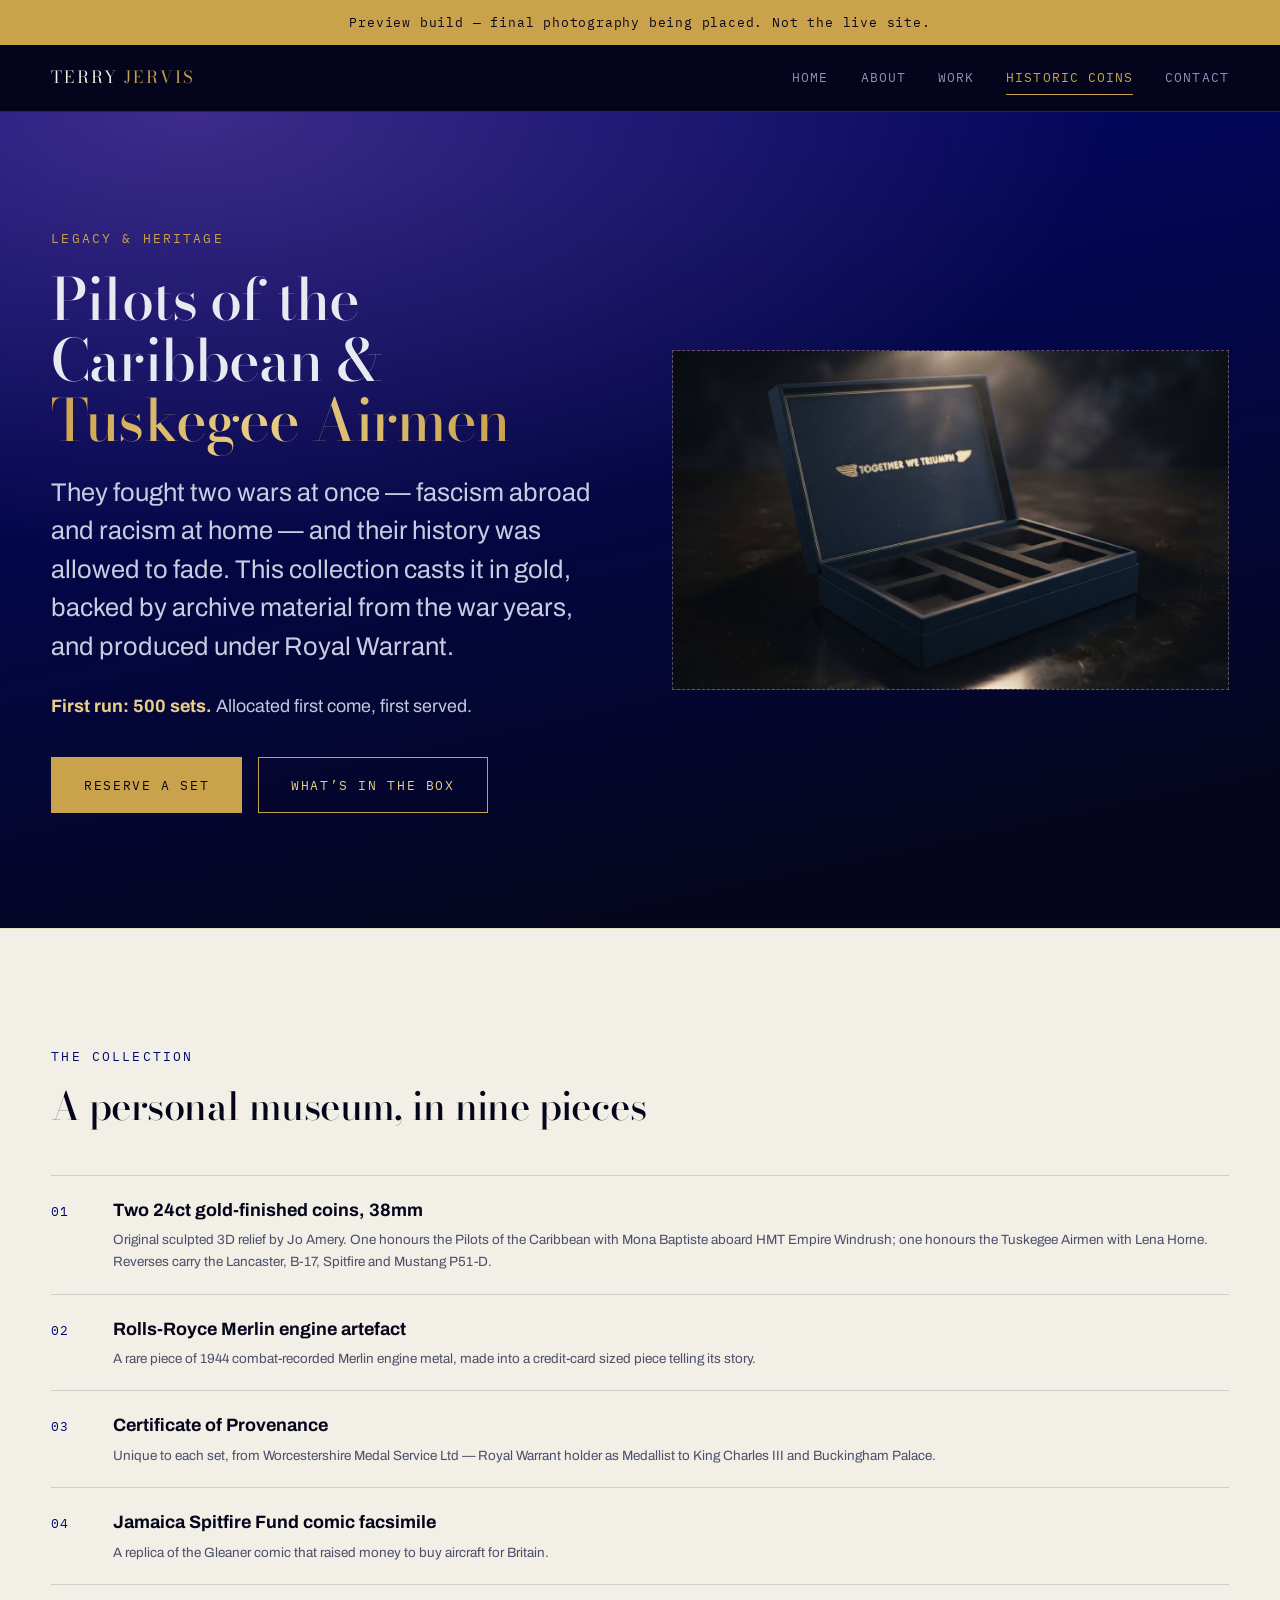
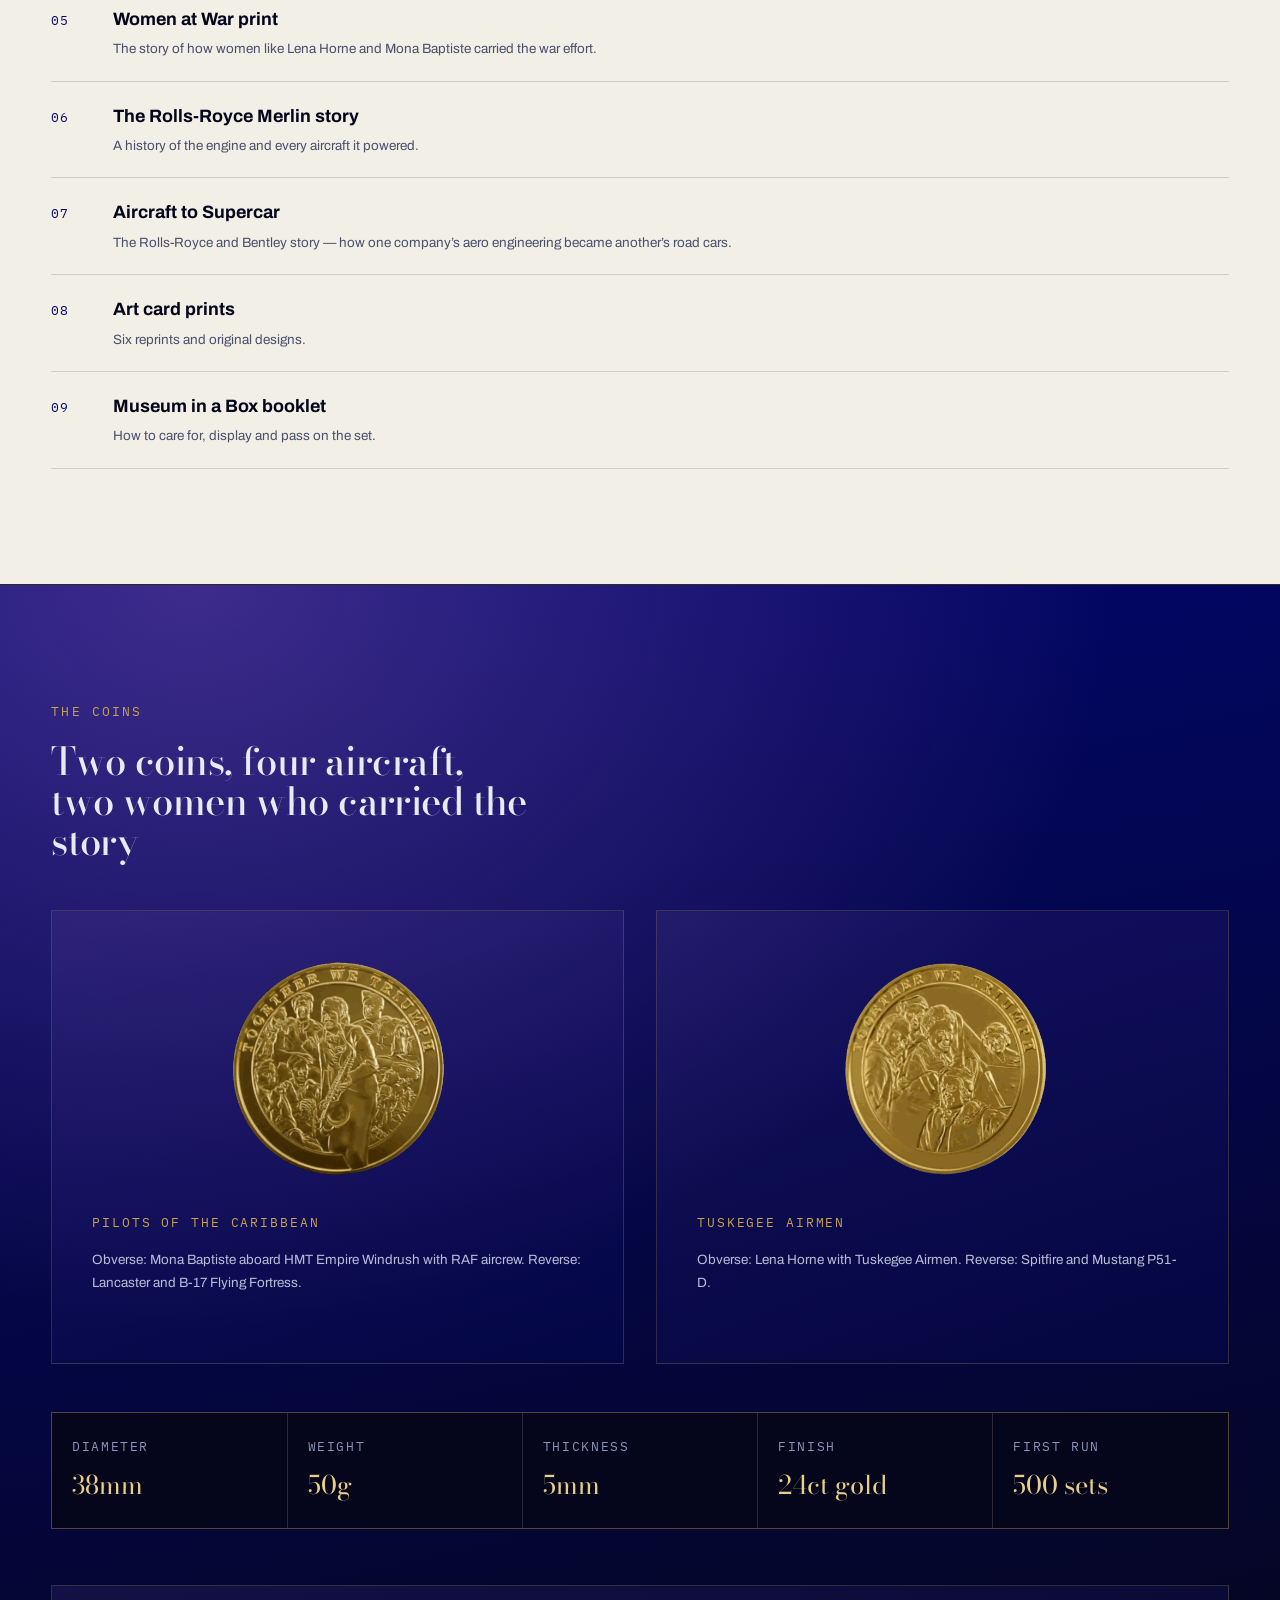
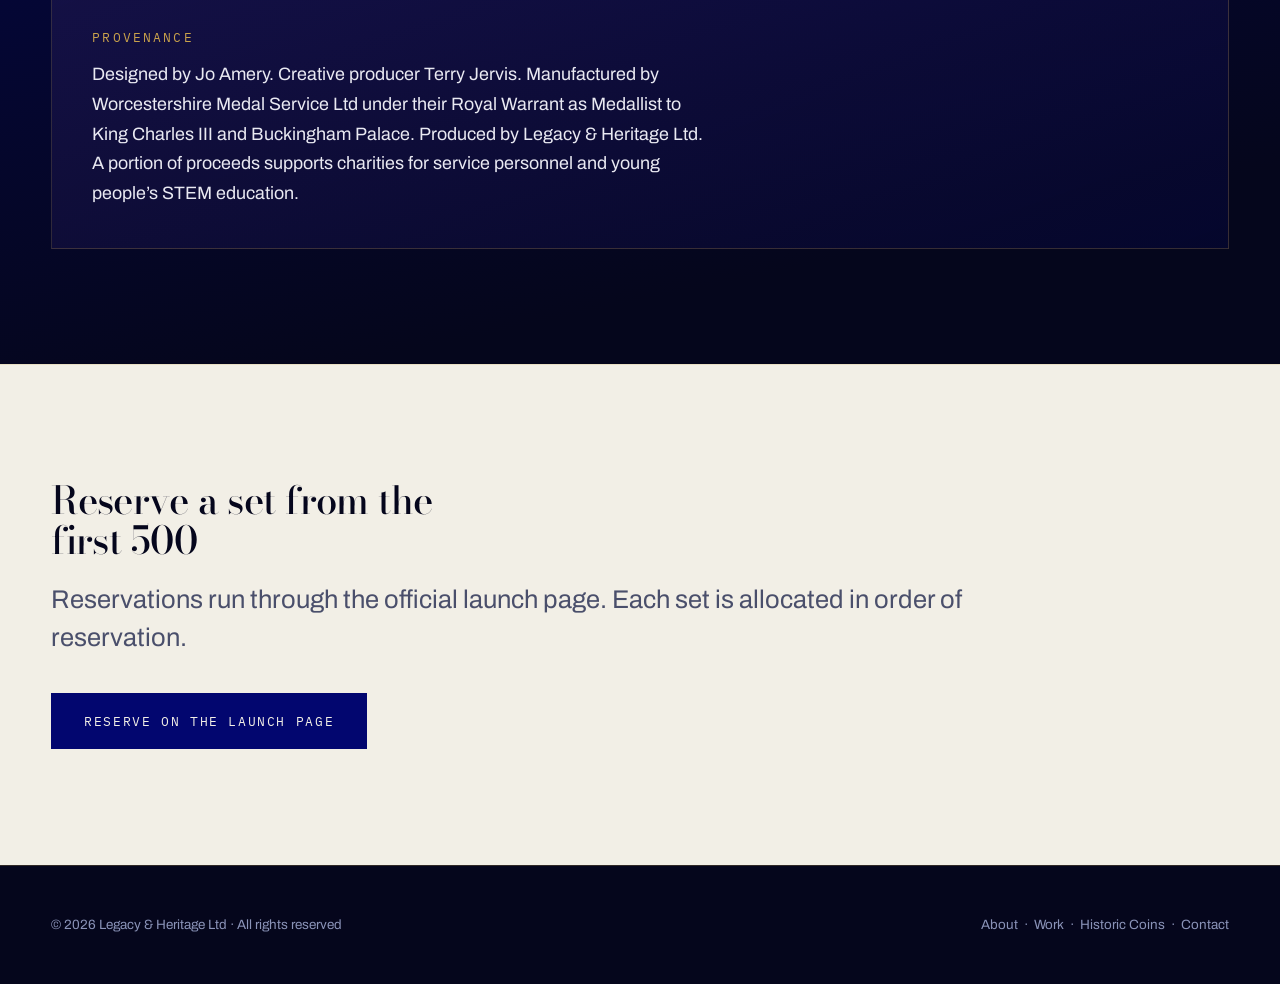
<file: site/coins.html>
<!DOCTYPE html>
<html lang="en-GB">
<head>
<meta charset="utf-8">
<meta name="viewport" content="width=device-width, initial-scale=1">
<meta name="robots" content="noindex, nofollow">
<title>Historic Coins &mdash; Terry Jervis</title>
<meta name="description" content="The Pilots of the Caribbean and Tuskegee Airmen commemorative collection: two gold-finished coins, a 1944 Merlin engine artefact, and archive material. First run of 500 sets.">
<link rel="preconnect" href="https://fonts.googleapis.com">
<link rel="preconnect" href="https://fonts.gstatic.com" crossorigin>
<link href="https://fonts.googleapis.com/css2?family=Archivo:wght@400;500;600&family=Bodoni+Moda:opsz,wght@6..96,400;6..96,500;6..96,600&family=IBM+Plex+Mono:wght@400;500&display=swap" rel="stylesheet">
<link rel="stylesheet" href="assets/css/site.css">
</head>
<body>

<a class="skip" href="#main">Skip to content</a>

<div class="sandbox">Preview build &mdash; final photography being placed. Not the live site.</div>

<header class="masthead">
  <div class="shell masthead__inner">
    <a class="wordmark" href="index.html">Terry <span>Jervis</span></a>
    <nav class="nav" aria-label="Main">
      <a href="index.html">Home</a>
      <a href="about.html">About</a>
      <a href="work.html">Work</a>
      <a href="coins.html" aria-current="page">Historic Coins</a>
      <a href="contact.html">Contact</a>
    </nav>
  </div>
</header>

<main id="main">

  <section class="band band--royal">
    <div class="shell">
      <div class="coin-hero">
        <div>
          <p class="eyebrow">Legacy &amp; Heritage</p>
          <h1 class="display" style="font-size: var(--step-3);">Pilots of the Caribbean &amp; <span class="gilt">Tuskegee Airmen</span></h1>
          <p class="lede" style="margin-top: 1.5rem;">They fought two wars at once &mdash; fascism abroad and racism at home &mdash; and their history was allowed to fade. This collection casts it in gold, backed by archive material from the war years, and produced under Royal Warrant.</p>
          <p style="color:#C4C8DE;"><strong style="color: var(--gold-lt);">First run: 500 sets.</strong> Allocated first come, first served.</p>
          <div class="btn-row">
            <a class="btn btn--solid" href="https://pages.terryjervisofficial.com/medals">Reserve a set</a>
            <a class="btn" href="#contents">What&rsquo;s in the box</a>
          </div>
        </div>
        <figure class="slot slot--tall" style="margin:0;">
  <img src="assets/img/coins-box-open.jpg" alt="The open collection box">
  <figcaption class="slot__hint">DROP IN: open box hero shot &mdash; assets/img/coins-box-open.jpg</figcaption>
</figure>
      </div>
    </div>
  </section>

  <section class="band band--light" id="contents">
    <div class="shell">
      <p class="eyebrow">The collection</p>
      <h2 class="display" style="font-size: var(--step-2);">A personal museum, in nine pieces</h2>
      <ol class="contents-list">
        <li><span class="n">01</span><p><strong>Two 24ct gold-finished coins, 38mm</strong><span>Original sculpted 3D relief by Jo Amery. One honours the Pilots of the Caribbean with Mona Baptiste aboard HMT Empire Windrush; one honours the Tuskegee Airmen with Lena Horne. Reverses carry the Lancaster, B-17, Spitfire and Mustang P51-D.</span></p></li>
        <li><span class="n">02</span><p><strong>Rolls-Royce Merlin engine artefact</strong><span>A rare piece of 1944 combat-recorded Merlin engine metal, made into a credit-card sized piece telling its story.</span></p></li>
        <li><span class="n">03</span><p><strong>Certificate of Provenance</strong><span>Unique to each set, from Worcestershire Medal Service Ltd &mdash; Royal Warrant holder as Medallist to King Charles III and Buckingham Palace.</span></p></li>
        <li><span class="n">04</span><p><strong>Jamaica Spitfire Fund comic facsimile</strong><span>A replica of the Gleaner comic that raised money to buy aircraft for Britain.</span></p></li>
        <li><span class="n">05</span><p><strong>Women at War print</strong><span>The story of how women like Lena Horne and Mona Baptiste carried the war effort.</span></p></li>
        <li><span class="n">06</span><p><strong>The Rolls-Royce Merlin story</strong><span>A history of the engine and every aircraft it powered.</span></p></li>
        <li><span class="n">07</span><p><strong>Aircraft to Supercar</strong><span>The Rolls-Royce and Bentley story &mdash; how one company&rsquo;s aero engineering became another&rsquo;s road cars.</span></p></li>
        <li><span class="n">08</span><p><strong>Art card prints</strong><span>Six reprints and original designs.</span></p></li>
        <li><span class="n">09</span><p><strong>Museum in a Box booklet</strong><span>How to care for, display and pass on the set.</span></p></li>
      </ol>
    </div>
  </section>

  <section class="band band--royal">
    <div class="shell">
      <p class="eyebrow">The coins</p>
      <h2 class="display" style="font-size: var(--step-2); max-width: 20ch;">Two coins, four aircraft, two women who carried the story</h2>
      <div class="projects" style="margin-top: clamp(2rem, 4vw, 3rem);">
        <div class="project" style="cursor: default;"><figure class="slot slot--coin" style="margin:0;">
  <img src="assets/img/coin-windrush.gif" alt="Pilots of the Caribbean coin — Mona Baptiste and RAF aircrew">
  <figcaption class="slot__hint">DROP IN: Windrush coin spin/still &mdash; assets/img/coin-windrush.jpg</figcaption>
</figure><p class="project__kicker" style="margin-top: 1.25rem;">Pilots of the Caribbean</p><p class="project__body">Obverse: Mona Baptiste aboard HMT Empire Windrush with RAF aircrew. Reverse: Lancaster and B-17 Flying Fortress.</p></div>
        <div class="project" style="cursor: default;"><figure class="slot slot--coin" style="margin:0;">
  <img src="assets/img/coin-tuskegee.gif" alt="Tuskegee Airmen coin — Lena Horne">
  <figcaption class="slot__hint">DROP IN: Tuskegee coin spin/still &mdash; assets/img/coin-tuskegee.jpg</figcaption>
</figure><p class="project__kicker" style="margin-top: 1.25rem;">Tuskegee Airmen</p><p class="project__body">Obverse: Lena Horne with Tuskegee Airmen. Reverse: Spitfire and Mustang P51-D.</p></div>
      </div>
      <div class="specs">
        <div class="spec"><span class="k">Diameter</span><span class="v">38mm</span></div>
        <div class="spec"><span class="k">Weight</span><span class="v">50g</span></div>
        <div class="spec"><span class="k">Thickness</span><span class="v">5mm</span></div>
        <div class="spec"><span class="k">Finish</span><span class="v">24ct gold</span></div>
        <div class="spec"><span class="k">First run</span><span class="v">500 sets</span></div>
      </div>
      <div class="provenance">
        <p class="eyebrow">Provenance</p>
        <p>Designed by Jo Amery. Creative producer Terry Jervis. Manufactured by Worcestershire Medal Service Ltd under their Royal Warrant as Medallist to King Charles III and Buckingham Palace. Produced by Legacy &amp; Heritage Ltd. A portion of proceeds supports charities for service personnel and young people&rsquo;s STEM education.</p>
      </div>
    </div>
  </section>

  <section class="band band--light">
    <div class="shell">
      <h2 class="display" style="font-size: var(--step-2); max-width: 18ch;">Reserve a set from the first 500</h2>
      <p class="lede" style="margin-top: 1.25rem;">Reservations run through the official launch page. Each set is allocated in order of reservation.</p>
      <div class="btn-row"><a class="btn btn--solid" href="https://pages.terryjervisofficial.com/medals" style="border-color: var(--royal); background: var(--royal); color: var(--paper);">Reserve on the launch page</a></div>
    </div>
  </section>

</main>

<footer class="foot">
  <div class="shell foot__inner">
    <div>&copy; 2026 Legacy &amp; Heritage Ltd &middot; All rights reserved</div>
    <div>
      <a href="about.html">About</a> &nbsp;&middot;&nbsp;
      <a href="work.html">Work</a> &nbsp;&middot;&nbsp;
      <a href="coins.html">Historic Coins</a> &nbsp;&middot;&nbsp;
      <a href="contact.html">Contact</a>
    </div>
  </div>
</footer>

</body>
</html>
</file>
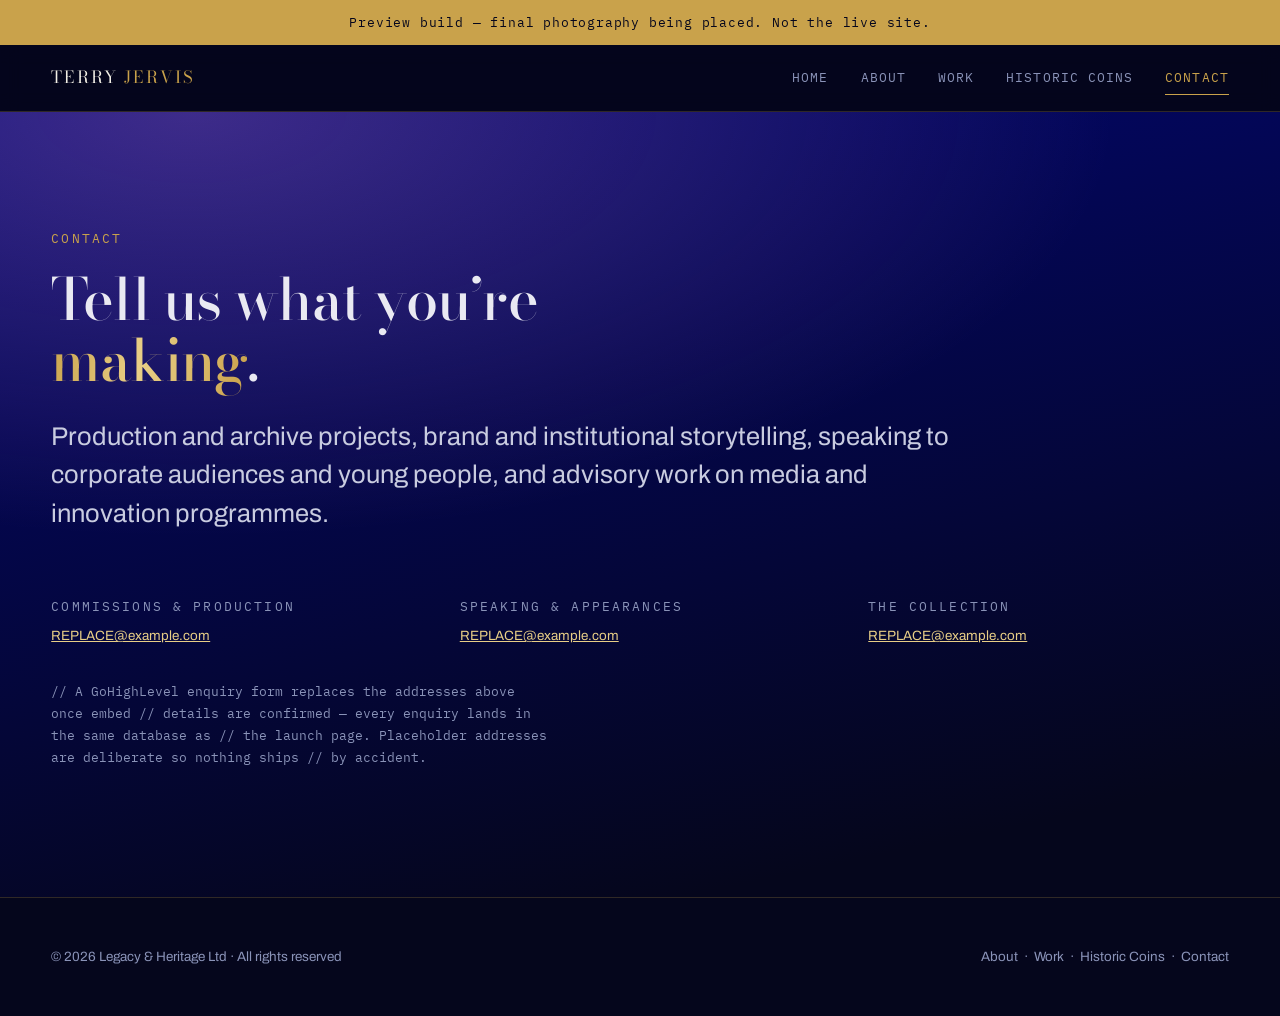
<file: site/contact.html>
<!DOCTYPE html>
<html lang="en-GB">
<head>
<meta charset="utf-8">
<meta name="viewport" content="width=device-width, initial-scale=1">
<meta name="robots" content="noindex, nofollow">
<title>Contact &mdash; Terry Jervis</title>
<meta name="description" content="Commission Terry Jervis for production, speaking, brand storytelling or advisory work.">
<link rel="preconnect" href="https://fonts.googleapis.com">
<link rel="preconnect" href="https://fonts.gstatic.com" crossorigin>
<link href="https://fonts.googleapis.com/css2?family=Archivo:wght@400;500;600&family=Bodoni+Moda:opsz,wght@6..96,400;6..96,500;6..96,600&family=IBM+Plex+Mono:wght@400;500&display=swap" rel="stylesheet">
<link rel="stylesheet" href="assets/css/site.css">
</head>
<body>

<a class="skip" href="#main">Skip to content</a>

<div class="sandbox">Preview build &mdash; final photography being placed. Not the live site.</div>

<header class="masthead">
  <div class="shell masthead__inner">
    <a class="wordmark" href="index.html">Terry <span>Jervis</span></a>
    <nav class="nav" aria-label="Main">
      <a href="index.html">Home</a>
      <a href="about.html">About</a>
      <a href="work.html">Work</a>
      <a href="coins.html">Historic Coins</a>
      <a href="contact.html" aria-current="page">Contact</a>
    </nav>
  </div>
</header>

<main id="main">

  <section class="band band--royal">
    <div class="shell">
      <p class="eyebrow">Contact</p>
      <h1 class="display" style="font-size: var(--step-3); max-width: 16ch;">Tell us what you&rsquo;re <span class="gilt">making</span>.</h1>
      <p class="lede" style="margin-top: 1.75rem;">Production and archive projects, brand and institutional storytelling, speaking to corporate audiences and young people, and advisory work on media and innovation programmes.</p>

      <div class="contact-grid">
        <div class="contact-item"><p class="eyebrow" style="margin-bottom: 0.5rem;">Commissions &amp; production</p><p><a href="mailto:REPLACE@example.com">REPLACE@example.com</a></p></div>
        <div class="contact-item"><p class="eyebrow" style="margin-bottom: 0.5rem;">Speaking &amp; appearances</p><p><a href="mailto:REPLACE@example.com">REPLACE@example.com</a></p></div>
        <div class="contact-item"><p class="eyebrow" style="margin-bottom: 0.5rem;">The collection</p><p><a href="mailto:REPLACE@example.com">REPLACE@example.com</a></p></div>
      </div>

      <p class="form-note">// A GoHighLevel enquiry form replaces the addresses above once embed
// details are confirmed &mdash; every enquiry lands in the same database as
// the launch page. Placeholder addresses are deliberate so nothing ships
// by accident.</p>
    </div>
  </section>

</main>

<footer class="foot">
  <div class="shell foot__inner">
    <div>&copy; 2026 Legacy &amp; Heritage Ltd &middot; All rights reserved</div>
    <div>
      <a href="about.html">About</a> &nbsp;&middot;&nbsp;
      <a href="work.html">Work</a> &nbsp;&middot;&nbsp;
      <a href="coins.html">Historic Coins</a> &nbsp;&middot;&nbsp;
      <a href="contact.html">Contact</a>
    </div>
  </div>
</footer>

</body>
</html>
</file>
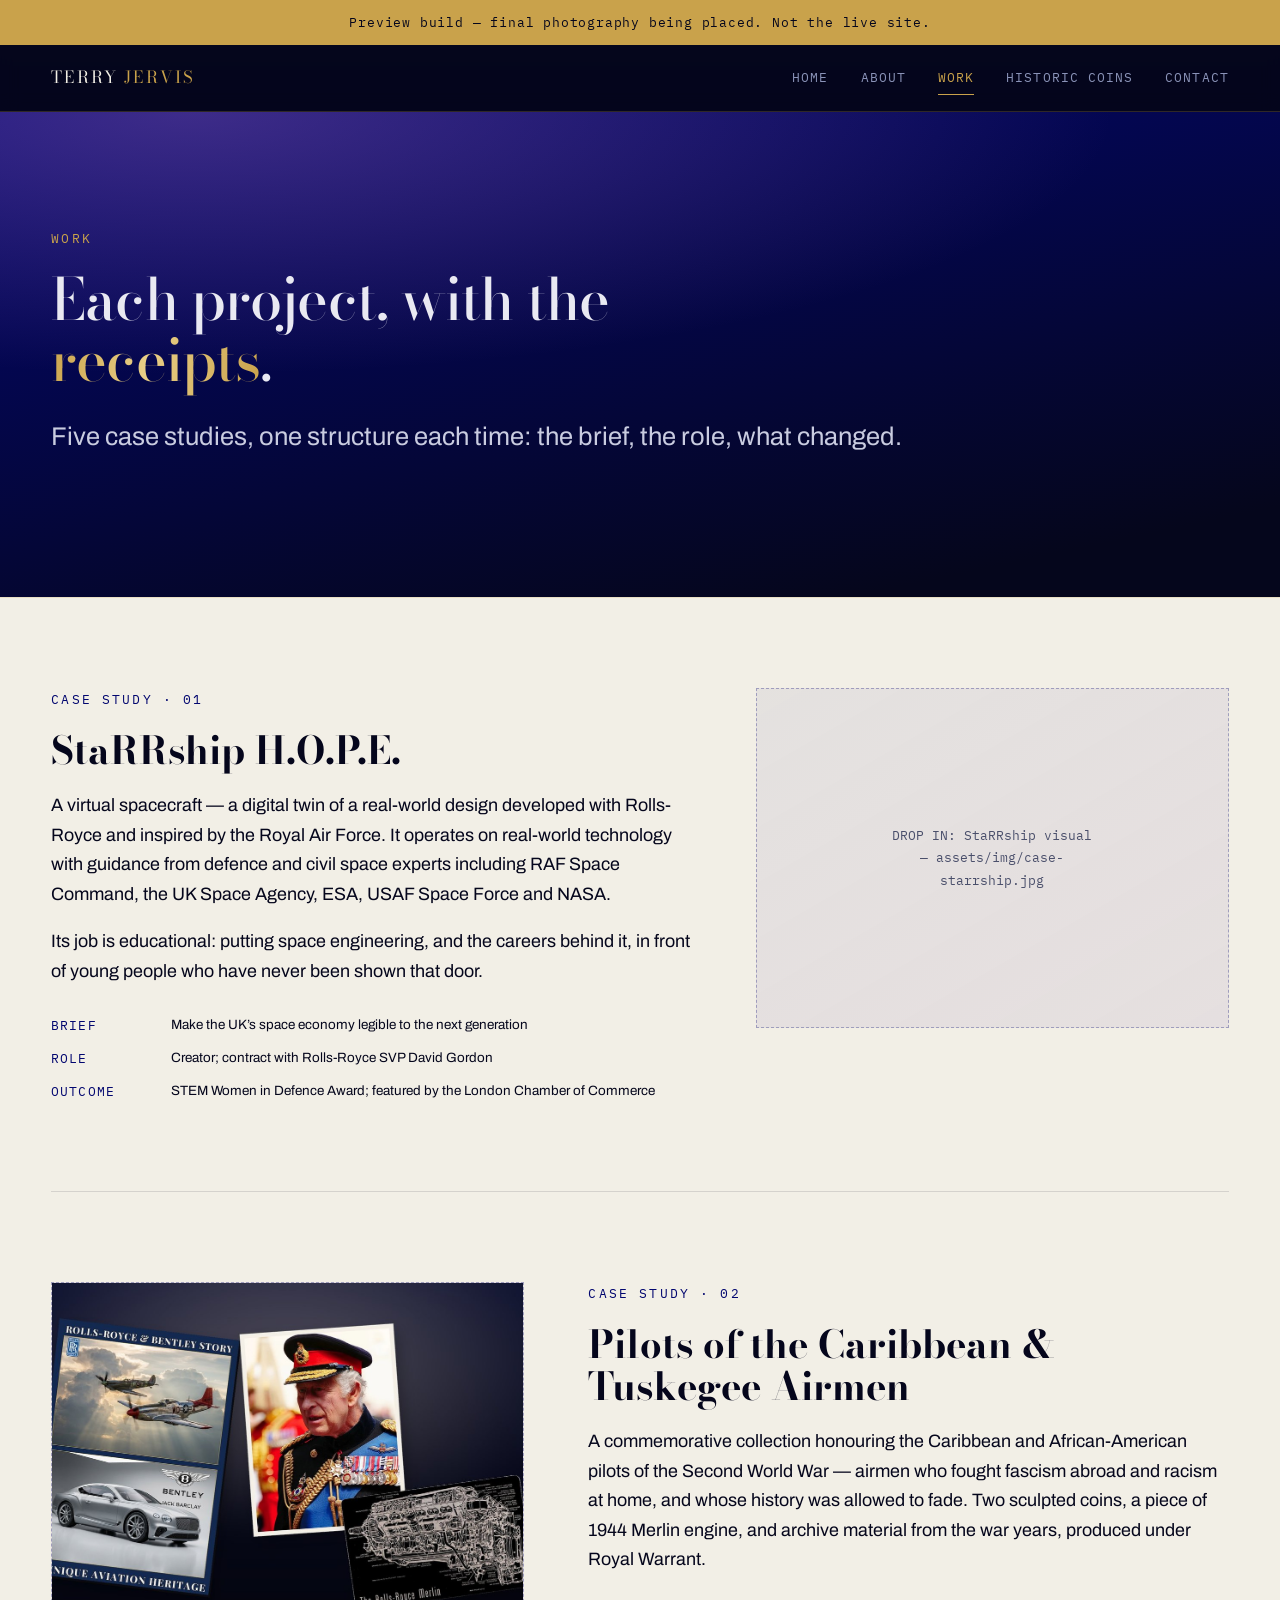
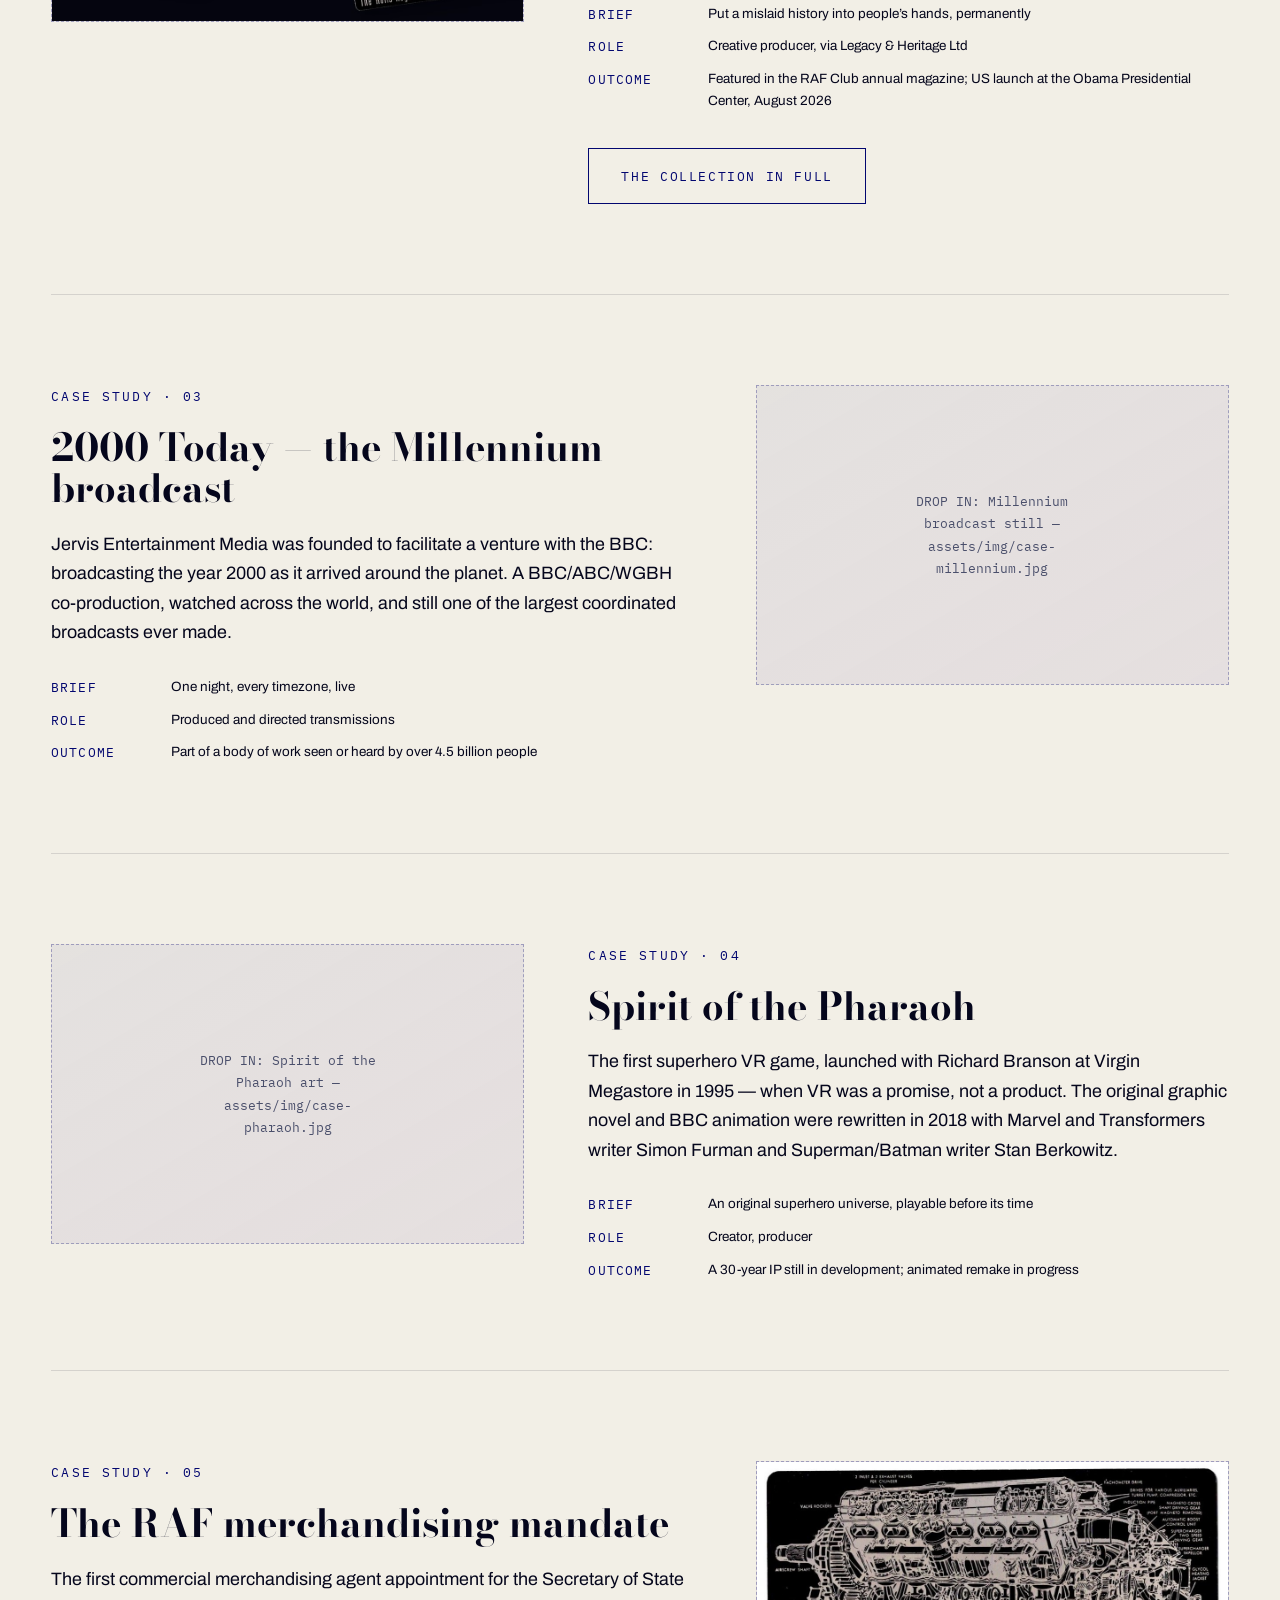
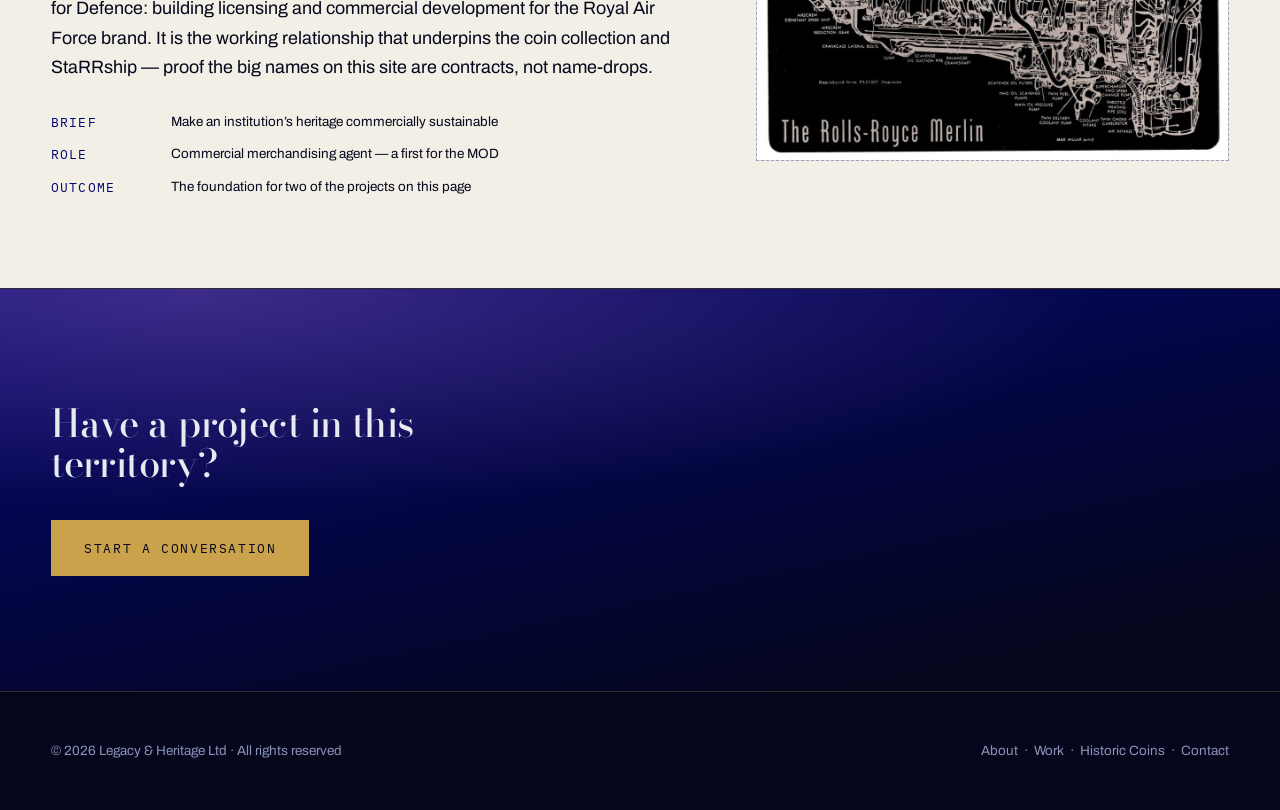
<file: site/work.html>
<!DOCTYPE html>
<html lang="en-GB">
<head>
<meta charset="utf-8">
<meta name="viewport" content="width=device-width, initial-scale=1">
<meta name="robots" content="noindex, nofollow">
<title>Work &mdash; Terry Jervis</title>
<meta name="description" content="Case studies: StaRRship H.O.P.E., the commemorative coin collection, the Millennium broadcast, Spirit of the Pharaoh, and the RAF merchandising mandate.">
<link rel="preconnect" href="https://fonts.googleapis.com">
<link rel="preconnect" href="https://fonts.gstatic.com" crossorigin>
<link href="https://fonts.googleapis.com/css2?family=Archivo:wght@400;500;600&family=Bodoni+Moda:opsz,wght@6..96,400;6..96,500;6..96,600&family=IBM+Plex+Mono:wght@400;500&display=swap" rel="stylesheet">
<link rel="stylesheet" href="assets/css/site.css">
</head>
<body>

<a class="skip" href="#main">Skip to content</a>

<div class="sandbox">Preview build &mdash; final photography being placed. Not the live site.</div>

<header class="masthead">
  <div class="shell masthead__inner">
    <a class="wordmark" href="index.html">Terry <span>Jervis</span></a>
    <nav class="nav" aria-label="Main">
      <a href="index.html">Home</a>
      <a href="about.html">About</a>
      <a href="work.html" aria-current="page">Work</a>
      <a href="coins.html">Historic Coins</a>
      <a href="contact.html">Contact</a>
    </nav>
  </div>
</header>

<main id="main">

  <section class="band band--royal">
    <div class="shell">
      <p class="eyebrow">Work</p>
      <h1 class="display" style="font-size: var(--step-3); max-width: 16ch;">Each project, with the <span class="gilt">receipts</span>.</h1>
      <p class="lede" style="margin-top: 1.75rem;">Five case studies, one structure each time: the brief, the role, what changed.</p>
    </div>
  </section>

  <section class="band band--light" style="padding-block: 0;">
    <div class="shell">

      <article class="case" id="starrship">
        <div class="case__grid">
          <div>
            <p class="eyebrow">Case study &middot; 01</p>
            <h2 class="case__title">StaRRship H.O.P.E.</h2>
            <p>A virtual spacecraft &mdash; a digital twin of a real-world design developed with Rolls-Royce and inspired by the Royal Air Force. It operates on real-world technology with guidance from defence and civil space experts including RAF Space Command, the UK Space Agency, ESA, USAF Space Force and NASA.</p>
            <p>Its job is educational: putting space engineering, and the careers behind it, in front of young people who have never been shown that door.</p>
            <ul class="case__facts">
              <li><span class="k">Brief</span><span>Make the UK&rsquo;s space economy legible to the next generation</span></li>
              <li><span class="k">Role</span><span>Creator; contract with Rolls-Royce SVP David Gordon</span></li>
              <li><span class="k">Outcome</span><span>STEM Women in Defence Award; featured by the London Chamber of Commerce</span></li>
            </ul>
          </div>
          <div class="case__media"><figure class="slot slot--tall" style="margin:0;">
  <figcaption class="slot__hint">DROP IN: StaRRship visual &mdash; assets/img/case-starrship.jpg</figcaption>
</figure></div>
        </div>
      </article>

      <article class="case" id="coins">
        <div class="case__grid case__grid--flip">
          <div class="case__media"><figure class="slot slot--tall" style="margin:0;">
  <img src="assets/img/case-collection.jpg" alt="The full collection laid out">
  <figcaption class="slot__hint">DROP IN: collection composition &mdash; assets/img/case-collection.jpg</figcaption>
</figure></div>
          <div>
            <p class="eyebrow">Case study &middot; 02</p>
            <h2 class="case__title">Pilots of the Caribbean &amp; Tuskegee Airmen</h2>
            <p>A commemorative collection honouring the Caribbean and African-American pilots of the Second World War &mdash; airmen who fought fascism abroad and racism at home, and whose history was allowed to fade. Two sculpted coins, a piece of 1944 Merlin engine, and archive material from the war years, produced under Royal Warrant.</p>
            <ul class="case__facts">
              <li><span class="k">Brief</span><span>Put a mislaid history into people&rsquo;s hands, permanently</span></li>
              <li><span class="k">Role</span><span>Creative producer, via Legacy &amp; Heritage Ltd</span></li>
              <li><span class="k">Outcome</span><span>Featured in the RAF Club annual magazine; US launch at the Obama Presidential Center, August 2026</span></li>
            </ul>
            <div class="btn-row"><a class="btn" href="coins.html" style="border-color: var(--royal); color: var(--royal);">The collection in full</a></div>
          </div>
        </div>
      </article>

      <article class="case" id="millennium">
        <div class="case__grid">
          <div>
            <p class="eyebrow">Case study &middot; 03</p>
            <h2 class="case__title">2000 Today &mdash; the Millennium broadcast</h2>
            <p>Jervis Entertainment Media was founded to facilitate a venture with the BBC: broadcasting the year 2000 as it arrived around the planet. A BBC/ABC/WGBH co-production, watched across the world, and still one of the largest coordinated broadcasts ever made.</p>
            <ul class="case__facts">
              <li><span class="k">Brief</span><span>One night, every timezone, live</span></li>
              <li><span class="k">Role</span><span>Produced and directed transmissions</span></li>
              <li><span class="k">Outcome</span><span>Part of a body of work seen or heard by over 4.5 billion people</span></li>
            </ul>
          </div>
          <div class="case__media"><figure class="slot slot--wide" style="margin:0;">
  <figcaption class="slot__hint">DROP IN: Millennium broadcast still &mdash; assets/img/case-millennium.jpg</figcaption>
</figure></div>
        </div>
      </article>

      <article class="case" id="pharaoh">
        <div class="case__grid case__grid--flip">
          <div class="case__media"><figure class="slot slot--wide" style="margin:0;">
  <figcaption class="slot__hint">DROP IN: Spirit of the Pharaoh art &mdash; assets/img/case-pharaoh.jpg</figcaption>
</figure></div>
          <div>
            <p class="eyebrow">Case study &middot; 04</p>
            <h2 class="case__title">Spirit of the Pharaoh</h2>
            <p>The first superhero VR game, launched with Richard Branson at Virgin Megastore in 1995 &mdash; when VR was a promise, not a product. The original graphic novel and BBC animation were rewritten in 2018 with Marvel and Transformers writer Simon Furman and Superman/Batman writer Stan Berkowitz.</p>
            <ul class="case__facts">
              <li><span class="k">Brief</span><span>An original superhero universe, playable before its time</span></li>
              <li><span class="k">Role</span><span>Creator, producer</span></li>
              <li><span class="k">Outcome</span><span>A 30-year IP still in development; animated remake in progress</span></li>
            </ul>
          </div>
        </div>
      </article>

      <article class="case" id="raf">
        <div class="case__grid">
          <div>
            <p class="eyebrow">Case study &middot; 05</p>
            <h2 class="case__title">The RAF merchandising mandate</h2>
            <p>The first commercial merchandising agent appointment for the Secretary of State for Defence: building licensing and commercial development for the Royal Air Force brand. It is the working relationship that underpins the coin collection and StaRRship &mdash; proof the big names on this site are contracts, not name-drops.</p>
            <ul class="case__facts">
              <li><span class="k">Brief</span><span>Make an institution&rsquo;s heritage commercially sustainable</span></li>
              <li><span class="k">Role</span><span>Commercial merchandising agent &mdash; a first for the MOD</span></li>
              <li><span class="k">Outcome</span><span>The foundation for two of the projects on this page</span></li>
            </ul>
          </div>
          <div class="case__media"><figure class="slot slot--wide" style="margin:0;">
  <img src="assets/img/case-raf.jpg" alt="The Rolls-Royce Merlin engine metal card from the collection">
  <figcaption class="slot__hint">DROP IN: RAF-related imagery &mdash; assets/img/case-raf.jpg</figcaption>
</figure></div>
        </div>
      </article>

    </div>
  </section>

  <section class="band band--royal">
    <div class="shell">
      <h2 class="display" style="font-size: var(--step-2); max-width: 20ch;">Have a project in this territory?</h2>
      <div class="btn-row"><a class="btn btn--solid" href="contact.html">Start a conversation</a></div>
    </div>
  </section>

</main>

<footer class="foot">
  <div class="shell foot__inner">
    <div>&copy; 2026 Legacy &amp; Heritage Ltd &middot; All rights reserved</div>
    <div>
      <a href="about.html">About</a> &nbsp;&middot;&nbsp;
      <a href="work.html">Work</a> &nbsp;&middot;&nbsp;
      <a href="coins.html">Historic Coins</a> &nbsp;&middot;&nbsp;
      <a href="contact.html">Contact</a>
    </div>
  </div>
</footer>

</body>
</html>
</file>
<file: site.css>
/* The Ascent Collection — shared styles (dark / gold) */
:root{
  --royal:#02066F; --purple:#7851A9; --ink:#0a0e3d;
  --gold:#C9A24B; --gold-lt:#E4C976;
  --line:rgba(201,162,75,.18);
  --body:#d7d5ec; --muted:#9296bb;
  --maxw:960px;
  --sans:"Inter",-apple-system,BlinkMacSystemFont,"Segoe UI",Roboto,sans-serif;
}
*{box-sizing:border-box;}
html{-webkit-text-size-adjust:100%;}
body{
  margin:0;font-family:"EB Garamond",Georgia,serif;font-size:18px;line-height:1.72;color:var(--body);
  background:
    radial-gradient(1200px 720px at 50% -280px,rgba(120,81,169,.30),transparent 62%),
    linear-gradient(168deg,#05082a 0%,#0a0e3d 46%,#201044 100%);
  background-attachment:fixed;
  -webkit-font-smoothing:antialiased;text-rendering:optimizeLegibility;
}
.wrap{max-width:var(--maxw);margin:0 auto;padding:0 24px;}

/* nav */
nav.sitenav{position:sticky;top:0;z-index:30;-webkit-backdrop-filter:blur(16px);backdrop-filter:blur(16px);
  background:rgba(6,9,42,.72);border-bottom:1px solid var(--line);}
nav.sitenav .in{position:relative;max-width:var(--maxw);margin:0 auto;padding:12px 24px;
  display:flex;align-items:center;justify-content:center;gap:5px;}
nav.sitenav a{font-family:var(--sans);font-size:11.5px;letter-spacing:.18em;text-transform:uppercase;
  color:var(--muted);text-decoration:none;padding:8px 15px;border-radius:22px;border:1px solid transparent;
  transition:color .2s,background .2s,border-color .2s;}
nav.sitenav a:hover{color:var(--gold-lt);}
nav.sitenav a.active{color:var(--gold-lt);background:rgba(201,162,75,.09);border-color:var(--line);}
nav.sitenav .dot{color:rgba(201,162,75,.35);font-size:12px;}
nav.sitenav .upd{position:absolute;right:24px;top:50%;transform:translateY(-50%);
  font-family:var(--sans);font-size:10.5px;letter-spacing:.1em;text-transform:uppercase;color:var(--muted);}

/* hero */
header.hero{text-align:center;padding:74px 24px 40px;border-bottom:1px solid var(--line);}
.hero .seal{width:62px;height:62px;margin:0 auto 24px;display:block;}
.eyebrow{font-family:var(--sans);font-size:11px;letter-spacing:.4em;text-transform:uppercase;color:var(--gold-lt);margin:0 0 20px;}
h1{font-family:"Cinzel",serif;font-weight:600;font-size:42px;line-height:1.12;margin:0;letter-spacing:.01em;color:#fff;}
h1 .sub{display:block;font-weight:400;font-size:20px;color:#c6c2ff;margin-top:14px;letter-spacing:.05em;}
.meta{margin-top:26px;font-family:var(--sans);font-size:12.5px;color:var(--muted);line-height:2;}
.meta b{color:var(--gold-lt);font-weight:500;}

/* timeline */
.timeline{display:flex;gap:14px;justify-content:center;flex-wrap:wrap;margin:44px 0 6px;}
.tl{flex:1;min-width:210px;max-width:300px;background:rgba(255,255,255,.028);border:1px solid var(--line);
  border-radius:14px;padding:20px;text-align:center;}
.tl .d{font-family:var(--sans);color:var(--gold);font-size:11px;letter-spacing:.16em;text-transform:uppercase;}
.tl .t{font-family:"Cinzel",serif;font-size:20px;color:#fff;margin:8px 0 5px;}
.tl .n{font-size:14.5px;color:var(--muted);}
.tl.now{border-color:rgba(201,162,75,.5);background:rgba(201,162,75,.07);}

/* sections & type */
section{padding:56px 0 8px;}
.kicker{font-family:var(--sans);font-size:11px;letter-spacing:.26em;text-transform:uppercase;color:var(--purple);font-weight:600;
  display:flex;align-items:center;gap:12px;margin:0 0 10px;}
.kicker::before{content:"";width:26px;height:1px;background:var(--gold);}
h2{font-family:"Cinzel",serif;font-weight:600;font-size:26px;color:#fff;margin:0 0 16px;letter-spacing:.01em;}
h3{font-family:"Cinzel",serif;font-weight:500;font-size:17px;color:#e7e4ff;margin:28px 0 8px;letter-spacing:.01em;}
p{margin:0 0 16px;max-width:72ch;}
.muted{color:var(--muted);}
a.inline{color:var(--gold-lt);text-decoration:none;border-bottom:1px solid rgba(201,162,75,.4);}
a.inline:hover{border-bottom-color:var(--gold-lt);}

/* figures */
figure{margin:26px 0;border:1px solid var(--line);border-radius:16px;overflow:hidden;background:#080b24;}
figure img{display:block;width:100%;height:auto;}
figcaption{font-family:var(--sans);font-size:13px;color:var(--muted);padding:13px 18px;border-top:1px solid var(--line);}
figcaption b{color:var(--gold-lt);font-weight:500;}
.two{display:grid;grid-template-columns:1fr 1fr;gap:18px;}
@media(max-width:720px){.two{grid-template-columns:1fr;}}

/* status list */
.status{margin:22px 0;border:1px solid var(--line);border-radius:16px;overflow:hidden;}
.status .row{display:flex;align-items:flex-start;gap:14px;padding:15px 20px;border-bottom:1px solid rgba(201,162,75,.1);font-size:16.5px;}
.status .row:last-child{border-bottom:none;}
.badge{flex:none;font-family:var(--sans);font-size:10px;letter-spacing:.1em;text-transform:uppercase;font-weight:600;
  padding:4px 11px;border-radius:20px;margin-top:3px;min-width:100px;text-align:center;}
.done{background:rgba(46,160,110,.15);color:#6fe0ad;}
.prog{background:rgba(201,162,75,.16);color:var(--gold-lt);}
.todo{background:rgba(140,146,181,.13);color:#b8bbdc;}
.status .row b{color:#fff;font-weight:600;}

/* note */
.note{background:rgba(120,81,169,.07);border:1px solid rgba(120,81,169,.28);border-radius:14px;padding:16px 20px;margin:22px 0 4px;font-size:15.5px;}
.note b{color:var(--gold-lt);}

/* table */
table{width:100%;border-collapse:collapse;margin:16px 0 6px;font-family:var(--sans);font-size:14.5px;}
th{text-align:left;font-weight:600;font-size:10.5px;letter-spacing:.16em;text-transform:uppercase;color:var(--muted);
  padding:0 0 11px;border-bottom:1px solid var(--line);}
th.num,td.num{text-align:right;font-variant-numeric:tabular-nums;}
td{padding:12px 0;border-bottom:1px solid rgba(201,162,75,.1);color:var(--body);}
tr:last-child td{border-bottom:none;}
.tag{display:inline-block;font-size:10px;letter-spacing:.06em;text-transform:uppercase;padding:3px 10px;border-radius:20px;font-weight:600;font-family:var(--sans);}
.tag.prog{background:rgba(46,160,110,.15);color:#6fe0ad;}
.tag.hold{background:rgba(201,162,75,.16);color:var(--gold-lt);}
.total-row td{border-top:1.5px solid rgba(201,162,75,.5);border-bottom:none;padding-top:15px;font-weight:600;color:#fff;font-size:15px;}

/* stat figures */
.figures{display:flex;flex-wrap:wrap;gap:14px;margin:24px 0 4px;}
.fig{flex:1;min-width:150px;background:rgba(255,255,255,.028);border:1px solid var(--line);border-left:3px solid var(--gold);
  border-radius:14px;padding:18px 20px;}
.fig span{font-family:var(--sans);font-size:10px;letter-spacing:.14em;text-transform:uppercase;color:var(--muted);display:block;margin-bottom:8px;}
.fig strong{font-family:"Cinzel",serif;font-size:26px;color:#fff;font-weight:600;font-variant-numeric:tabular-nums;}
.fig.accent{border-left-color:var(--purple);}
.fig.accent strong{color:#d3cff6;}

/* footer */
footer{text-align:center;padding:52px 24px 64px;margin-top:44px;border-top:1px solid var(--line);
  font-family:var(--sans);font-size:12.5px;color:var(--muted);line-height:1.85;}
footer b{color:var(--gold-lt);font-weight:500;}

@media(max-width:640px){
  h1{font-size:31px;} h2{font-size:22px;} body{font-size:17px;}
  header.hero{padding:52px 22px 32px;}
  nav.sitenav .upd{display:none;}
}
</file>
<file: gate.css>
/* Password gate — soft, client-side. Content is hidden until unlocked. */
html.gated{background:#070a2e;overflow:hidden;}
html.gated body>*:not(#gate){visibility:hidden;}

#gate{
  position:fixed;inset:0;z-index:1000;display:flex;align-items:center;justify-content:center;padding:24px;
  font-family:"Inter",-apple-system,BlinkMacSystemFont,"Segoe UI",Roboto,sans-serif;
  background:
    radial-gradient(1000px 600px at 50% -200px, rgba(120,81,169,.34), transparent 62%),
    linear-gradient(168deg,#05082a 0%,#0a0e3d 46%,#201044 100%);
}
#gate .card{
  width:100%;max-width:360px;
  background:rgba(255,255,255,.045);
  border:1px solid rgba(201,162,75,.22);
  border-radius:22px;
  padding:40px 32px 30px;
  text-align:center;
  box-shadow:0 30px 90px rgba(0,0,0,.55);
  -webkit-backdrop-filter:blur(16px);backdrop-filter:blur(16px);
}
#gate .seal{width:46px;height:46px;margin:0 auto 22px;display:block;}
#gate h2{font-family:"Cinzel",serif;color:#fff;font-weight:600;font-size:19px;margin:0 0 8px;letter-spacing:.02em;}
#gate p{color:#9a9dc0;font-size:13.5px;margin:0 0 24px;line-height:1.55;}

#gate .field{position:relative;display:flex;align-items:center;}
#gate input{
  width:100%;background:rgba(0,0,0,.24);border:1px solid rgba(201,162,75,.25);border-radius:12px;
  color:#fff;font-size:15px;padding:13px 46px 13px 16px;outline:none;letter-spacing:.02em;
  font-family:inherit;transition:border-color .2s;
}
#gate input:focus{border-color:rgba(201,162,75,.6);}
#gate input::placeholder{color:#6a6d90;}
#gate .eye{
  position:absolute;right:6px;width:34px;height:34px;border:none;background:none;cursor:pointer;
  display:flex;align-items:center;justify-content:center;color:#8f92b5;border-radius:8px;transition:color .2s;
}
#gate .eye:hover{color:#E4C976;}
#gate .eye svg{width:19px;height:19px;}
#gate button.enter{
  margin-top:16px;width:100%;border:none;border-radius:12px;cursor:pointer;
  font-family:inherit;font-weight:600;font-size:14px;letter-spacing:.03em;padding:13px;
  color:#1a1330;background:linear-gradient(120deg,#E4C976,#C9A24B);
  transition:filter .2s,transform .05s;
}
#gate button.enter:hover{filter:brightness(1.06);}
#gate button.enter:active{transform:translateY(1px);}
#gate .err{color:#ff9a9a;font-size:12.5px;margin-top:12px;min-height:16px;opacity:0;transition:opacity .2s;}
#gate .err.show{opacity:1;}
#gate .foot{margin-top:22px;font-size:11px;color:#666a8e;letter-spacing:.02em;}

@media (max-width:420px){#gate .card{padding:34px 24px 26px;}}
</file>
<file: collection/styles.css>
:root{--night:#0b0910;--purple:#1b1024;--violet:#321745;--gold:#cda95d;--paper:#f5f0e7;--ink:#18131c;--muted:#a89cab}
*{box-sizing:border-box}html{scroll-behavior:smooth}body{margin:0;background:var(--night);color:var(--paper);font-family:"DM Sans",Arial,sans-serif}img{max-width:100%;height:auto;display:block}a{text-decoration:none;color:inherit}
.nav{position:fixed;z-index:20;top:0;left:0;right:0;height:78px;padding:0 5vw;display:flex;align-items:center;justify-content:space-between;background:linear-gradient(#0b0910e8,#0b091050);backdrop-filter:blur(10px)}.brand{display:flex;align-items:center;gap:12px;font-size:10px;letter-spacing:.18em;font-weight:600}.brand img{width:43px;height:43px;object-fit:contain;background:#fff;border-radius:7px}.nav nav{display:flex;gap:26px;align-items:center;font-size:11px}.nav-links{display:flex;gap:26px;align-items:center}.nav-links a{opacity:.72}.cta-sm{border:1px solid #cda95d88;padding:11px 16px}.menu-toggle{display:none;background:none;border:0;padding:6px;cursor:pointer}.menu-toggle span{display:block;width:22px;height:2px;background:currentColor;margin:5px 0}
.hero{min-height:100vh;padding:140px 6vw 75px;display:grid;grid-template-columns:.95fr 1.05fr;align-items:center;overflow:hidden;background:radial-gradient(circle at 76% 42%,#3b1b4d 0,#1a1023 30%,#0b0910 66%)}.kicker{font-size:10px;letter-spacing:.22em;color:var(--gold);font-weight:600;margin:0 0 22px}.kicker.dark{color:#80662e}
h1 i,h2 i{font-style:normal}
h1,h2{font-family:"Libre Caslon Display",Georgia,serif;font-weight:400;letter-spacing:-.04em;line-height:.94;margin:0}h1{font-size:clamp(62px,7.6vw,120px)}h2{font-size:clamp(48px,5.7vw,88px)}i{font-weight:400;color:var(--gold)}.lead{font-family:Georgia,serif;font-size:21px;margin:28px 0 8px}.intro{max-width:600px;color:#b8aebc;line-height:1.75;font-size:15px}.actions{display:flex;align-items:center;gap:26px;margin-top:32px}.btn{display:inline-block;border:0;background:var(--gold);color:#1b1420;padding:16px 24px;font-size:10px;letter-spacing:.15em;text-transform:uppercase;font-weight:600;cursor:pointer}.ghost{font-size:11px;border-bottom:1px solid #ffffff44;padding-bottom:4px}.edition{display:grid;grid-template-columns:auto 1fr auto 1fr;gap:10px 12px;align-items:center;margin-top:50px;border-top:1px solid #ffffff18;padding-top:20px;max-width:600px}.edition b{font-family:Georgia,serif;color:var(--gold);font-size:28px;font-weight:400}.edition span{font-size:9px;letter-spacing:.12em;text-transform:uppercase;color:#948a98}
.hero-product{position:relative;min-height:650px;display:flex;flex-direction:column;justify-content:center;align-items:center}.hero-product img{position:relative;z-index:2;width:105%;filter:drop-shadow(0 45px 55px #000)}.glow{position:absolute;width:70%;aspect-ratio:1;border-radius:50%;background:#cda95d18;filter:blur(10px)}.hero-product p{font-size:9px;letter-spacing:.18em;color:#776d7c;margin-top:15px}
.logos{min-height:125px;padding:22px 8vw;background:#f6f2ea;display:flex;justify-content:center;align-items:center;gap:50px}.logos img{max-height:65px;max-width:270px}.logos span{height:45px;width:1px;background:#d5cec2}
.story{background:var(--paper);color:var(--ink);padding:120px 7vw;display:grid;grid-template-columns:1fr 1fr;gap:70px}.story-copy{padding-top:40px;font-family:Georgia,serif;color:#5f5862;font-size:18px;line-height:1.75}.drop:first-letter{float:left;font-size:65px;line-height:.8;padding:8px 10px 0 0;color:var(--gold)}.aircraft{grid-column:1/-1;margin-top:30px;display:grid;grid-template-columns:1fr 1px 1fr;gap:40px;align-items:center}.aircraft figure{margin:0;text-align:center}.aircraft img{height:250px;object-fit:contain;margin:auto;filter:drop-shadow(0 20px 18px #0003)}.aircraft figcaption{font-size:9px;letter-spacing:.18em;color:#776f79}.aircraft .line{height:190px;background:#ddd5ca}
.women{padding:120px 7vw;background:#24122f;display:grid;grid-template-columns:.75fr 1.25fr;gap:7vw;align-items:center}.women-copy>p:not(.kicker,.rights){font-family:Georgia,serif;color:#c9becd;line-height:1.7;font-size:18px}.rights{font-size:9px!important;color:#7f7483!important;line-height:1.55!important;margin-top:28px}.coin-pair{display:grid;grid-template-columns:1fr 1fr;gap:30px}.coin-wrap{aspect-ratio:1;display:grid;place-items:center;background:radial-gradient(circle,#50345e,#180e20 70%);border:1px solid #ffffff0c}.coin-wrap img{width:82%;height:82%;object-fit:contain;filter:drop-shadow(0 20px 25px #000)}.coin-pair h3{font-family:Georgia,serif;font-weight:400;font-size:26px;margin:18px 0 5px}.coin-pair p{color:#968b9a;font-size:12px}
.collection{padding:120px 7vw;background:#120e16}.centered{text-align:center;max-width:900px;margin:0 auto 60px}.centered>p:last-child{color:#9d929f;font-family:Georgia,serif;font-size:17px}.hero-wide{max-width:1200px;margin:auto;background:radial-gradient(circle,#37263d,#100c14);padding:30px}.hero-wide img{filter:drop-shadow(0 35px 35px #000)}.contents-grid{max-width:1200px;margin:45px auto 0;display:grid;grid-template-columns:repeat(4,1fr);border-top:1px solid #ffffff18;border-bottom:1px solid #ffffff18}.contents-grid>div{padding:28px 25px;border-right:1px solid #ffffff18}.contents-grid>div:last-child{border:0}.contents-grid b{color:var(--gold);font-size:10px;letter-spacing:.15em}.contents-grid h3{font-family:Georgia,serif;font-size:21px;font-weight:400}.contents-grid p{font-size:12px;color:#958b98;line-height:1.6}.note{max-width:1000px;margin:20px auto 0;font-size:9px;color:#6f6572}
.craft{display:grid;grid-template-columns:1fr 1fr;background:#f5f0e7;color:var(--ink)}.craft-visual{min-height:760px;background:radial-gradient(circle,#e8dfce,#c8b89e);display:grid;place-items:center;padding:70px}.craft-visual img{max-height:620px;object-fit:contain;filter:drop-shadow(0 35px 35px #0004)}.craft dl{margin-top:40px;border-top:1px solid #d5ccc0}.craft dl div{display:flex;justify-content:space-between;padding:15px 0;border-bottom:1px solid #d5ccc0}.craft dt{font-size:9px;text-transform:uppercase;letter-spacing:.15em;color:#7f747e}.craft dd{margin:0;font-family:Georgia,serif}
.legacy{background:var(--gold);color:#18131c;padding:100px 7vw;display:grid;grid-template-columns:1.25fr .75fr;gap:7vw;align-items:center}.legacy>div>p:not(.kicker,.price,.terms){font-family:Georgia,serif;font-size:24px}.legacy img{box-shadow:0 30px 70px #5d451e55}.price{font-family:Georgia,serif;font-size:clamp(34px,4.6vw,64px);line-height:1.05;margin:26px 0 8px;text-wrap:balance}.price span{font-family:"DM Sans";font-size:12px;letter-spacing:.2em;display:block;margin-bottom:10px}.price small{font-size:.34em;opacity:.7}.terms{font-size:13px;letter-spacing:.1em}.darkbtn{background:#18131c;color:#fff;margin-top:22px}
.register{padding:120px 8vw;background:#21112c;display:grid;grid-template-columns:1fr 1fr;gap:8vw}.register>div>p:last-child{color:#a89cac;line-height:1.7;max-width:500px;font-size:1.05rem;font-weight:600}form{display:grid;gap:18px}label{font-size:9px;text-transform:uppercase;letter-spacing:.15em;color:#a99ead}input,select{width:100%;margin-top:7px;background:transparent;border:0;border-bottom:1px solid #5a4a61;color:#fff;padding:12px 2px;font:inherit;outline:none}select option{color:#111}#status{font-size:11px;color:var(--gold)}
footer{padding:45px 6vw;background:#09070b;display:grid;grid-template-columns:1fr 1fr;gap:18px;align-items:center;color:#756b78;font-size:9px}footer .fine{grid-column:1/-1;border-top:1px solid #211a24;padding-top:16px}
@media(max-width:900px){.menu-toggle{display:block}.nav-links{position:fixed;top:78px;left:0;right:0;flex-direction:column;align-items:stretch;background:#fff;padding:18px 6vw 22px;gap:2px;max-height:0;overflow:hidden;opacity:0;transition:max-height .25s ease,opacity .2s ease;border-bottom:1px solid #dce9ef;box-shadow:0 8px 20px rgba(18,56,90,.08)}.nav.menu-open .nav-links{max-height:80vh;overflow-y:auto;opacity:1}.nav-links a{width:100%;padding:13px 0;border-bottom:1px solid rgba(18,56,90,.08);opacity:1}.hero,.story,.women,.craft,.legacy,.register{grid-template-columns:1fr}.hero{padding-top:120px}.hero-product{min-height:430px}.edition{grid-template-columns:auto 1fr}.logos{gap:20px}.logos img{max-width:42%}.aircraft{grid-template-columns:1fr}.aircraft .line{display:none}.coin-pair,.contents-grid{grid-template-columns:1fr}.contents-grid>div{border-bottom:1px solid #ffffff18}.craft-visual{min-height:500px}.legacy{gap:45px}footer{grid-template-columns:1fr}}
@media(max-width:560px){.hero-product img{width:120%}.nav{padding:0 4vw}.brand span{display:none}}

/* ---- v2 additions: film slot, mission, founder, extras ---- */
.filmstrip{background:#0f0a14;padding:clamp(3rem,7vw,6rem) 6vw}
.film-inner{max-width:1100px;margin:auto}
.video-frame{margin-top:1.5rem;aspect-ratio:16/9;border:1px solid rgba(201,164,92,.25);background:linear-gradient(150deg,#1d1426,#0e0913);display:grid;place-items:center}
.video-frame iframe{width:100%;height:100%;border:0;display:block}
.video-placeholder{text-align:center;color:#8d7e92;padding:2rem}
.video-placeholder .play{display:inline-grid;place-items:center;width:64px;height:64px;border-radius:50%;border:1px solid rgba(201,164,92,.5);color:#c9a45c;font-size:20px;margin-bottom:1rem}
.video-placeholder p{margin:0;color:#d7ced9;font-size:1.1rem}
.video-placeholder small{display:block;margin-top:.6rem;max-width:44ch;margin-inline:auto;font-size:.75rem;line-height:1.6}

.craft-visual{display:grid;gap:1rem;align-content:center}
.craft-card{max-width:78%;justify-self:center;opacity:.92}

.contents-extra{display:grid;grid-template-columns:1fr 1fr;gap:clamp(1rem,3vw,2.5rem);margin:clamp(2rem,4vw,3rem) 0}
.contents-extra figure{margin:0}
.contents-extra img{width:100%;height:auto;border:1px solid rgba(255,255,255,.08)}
.contents-extra figcaption{margin-top:.6rem;font-size:.7rem;letter-spacing:.14em;text-transform:uppercase;color:#8d7e92}

.mission{background:#f4efe6;color:#130d19;padding:clamp(4rem,9vw,7rem) 7vw}
.mission-grid{display:grid;grid-template-columns:repeat(auto-fit,minmax(min(100%,260px),1fr));gap:clamp(1.5rem,3vw,2.5rem);margin-top:clamp(2rem,5vw,3.5rem)}
.mission-grid article{border-top:1px solid rgba(19,13,25,.18);padding-top:1.4rem}
.mission-grid h3{font-family:"Libre Caslon Display",Georgia,serif;font-weight:400;font-size:1.45rem;margin:0 0 .6rem}
.mission-grid p{color:#5f5763;line-height:1.7;font-size:1.05rem;font-weight:600;margin:0}
.mission-foot{margin-top:clamp(2.5rem,5vw,3.5rem);text-align:center;font-family:Georgia,serif;font-style:italic;color:#6b6270}

.founder{background:#17101d;padding:clamp(4rem,9vw,7rem) 7vw;display:grid;grid-template-columns:1.15fr .85fr;gap:clamp(2rem,6vw,5rem);align-items:center}
.founder-copy h2{font-family:"Libre Caslon Display",Georgia,serif;font-weight:400;font-size:clamp(2.4rem,5vw,3.6rem);margin:.4rem 0 .3rem}
.founder-copy .role{color:#c9a45c;font-size:.85rem;letter-spacing:.1em;text-transform:uppercase;margin:0 0 1.6rem}
.founder-copy p{color:#a99eac;line-height:1.8;max-width:60ch;font-size:1.05rem;font-weight:600}
.portrait-slot{aspect-ratio:4/5;display:grid;place-items:center;align-content:center;gap:.4rem;text-align:center;border:1px dashed rgba(201,164,92,.35);background:linear-gradient(150deg,rgba(120,81,169,.12),rgba(2,6,111,.18));color:#8d7e92;font-size:.7rem;letter-spacing:.18em}
.portrait-slot small{letter-spacing:.06em;opacity:.75}

@media(max-width:900px){.founder{grid-template-columns:1fr}.contents-extra{grid-template-columns:1fr}}

/* ---- v3: press (pg 9) and closing salute (pg 14) ---- */
.press{background:#17101d;padding:clamp(4rem,9vw,7rem) 7vw}
.press-inner{max-width:900px;margin:auto;text-align:center}
.press-lede{color:#a99eac;line-height:1.8;max-width:58ch;margin:1.2rem auto 0}
.press-slot{margin-top:clamp(2rem,5vw,3rem);border:1px dashed rgba(201,164,92,.3);background:linear-gradient(150deg,#1d1426,#0e0913);display:grid;place-items:center;padding:clamp(2.5rem,6vw,4.5rem) 1.5rem}
.press-placeholder{color:#8d7e92}
.press-placeholder .doc{display:inline-block;font-family:"Libre Caslon Display",Georgia,serif;font-size:3.4rem;color:#c9a45c;line-height:1;margin-bottom:.9rem}
.press-placeholder p{margin:0;color:#d7ced9}
.press-placeholder small{display:block;margin-top:.6rem;max-width:42ch;margin-inline:auto;font-size:.75rem;line-height:1.6}
.press .rights{margin-top:1.4rem;font-size:.7rem;color:#766b79}

.salute{background:#0f0a14;padding:clamp(4rem,9vw,7rem) 7vw;text-align:center}
.salute-inner{max-width:920px;margin:auto}
.salute h2{font-family:"Libre Caslon Display",Georgia,serif;font-weight:400;font-size:clamp(2.6rem,6vw,5rem);line-height:1.08;margin:1rem 0 0}
.salute h2 i{color:#c9a45c;font-style:normal}
.force-row{display:flex;align-items:center;justify-content:center;gap:clamp(1.5rem,5vw,4rem);margin:clamp(2.5rem,5vw,3.5rem) 0}
.force-mark{display:block;font-family:"Libre Caslon Display",Georgia,serif;font-size:clamp(1.8rem,4vw,2.8rem);letter-spacing:.06em;color:#c9a45c}
.force small{display:block;margin-top:.5rem;font-size:.78rem;font-weight:600;letter-spacing:.1em;line-height:1.7;color:#8d7e92;text-transform:uppercase}
.force-rule{width:1px;height:64px;background:linear-gradient(180deg,transparent,rgba(201,164,92,.45),transparent)}
.salute-foot{color:#a99eac;font-size:1rem;font-weight:600;letter-spacing:.04em}
.salute-brands{display:flex;align-items:center;justify-content:center;gap:clamp(1.5rem,4vw,3rem);margin-top:clamp(2rem,4vw,2.8rem);flex-wrap:wrap}
.salute-brands img{height:34px;width:auto;opacity:.85}
.partner-slot{margin-top:2rem;font-size:.7rem;color:#6f6474;max-width:56ch;margin-inline:auto;line-height:1.7}
footer .contact{color:#8d7e92;line-height:1.7}
footer .contact a{color:#c9a45c;text-decoration:none}
@media(max-width:640px){.force-row{flex-direction:column;gap:1.8rem}.force-rule{width:64px;height:1px;background:linear-gradient(90deg,transparent,rgba(201,164,92,.45),transparent)}}


/* ---- v4: Reginald visual direction — bright aviation heritage editorial ---- */
:root{
  --night:#12385a;--purple:#dcecf6;--violet:#b9dced;--gold:#b28a3b;
  --paper:#ffffff;--ink:#17324a;--muted:#647b8e;
  --sky:#dff2fb;--sky-strong:#9ed5ef;--blue:#276f9e;--deep-blue:#12385a;
  --cloud:#f7fbfd;--line:#c9dce7
}
body{background:var(--cloud);color:var(--ink)}
.nav{background:rgba(255,255,255,.92);box-shadow:0 1px 0 rgba(18,56,90,.10);backdrop-filter:blur(14px);color:var(--deep-blue)}
.nav-links a{opacity:.78}.cta-sm{border-color:#7fb9d6;background:#eaf7fc;color:var(--deep-blue)}
.hero{color:var(--deep-blue);background:
 linear-gradient(90deg,rgba(255,255,255,.97) 0%,rgba(255,255,255,.91) 43%,rgba(223,242,251,.55) 66%,rgba(158,213,239,.38) 100%),
 radial-gradient(circle at 82% 20%,#fff 0,#dff2fb 40%,#a8d8ed 100%)}
.hero:before{content:"";position:absolute;inset:78px 0 auto 0;height:6px;background:linear-gradient(90deg,#7fc4e4 0 72%,#b28a3b 72% 78%,#fff 78%)}
.hero{position:relative}.hero .intro{color:#587187}.hero .lead{color:#244f70}.hero i,.hero .edition b{color:var(--blue)}
.hero .ghost{border-color:#7ca9c1}.hero .edition{border-color:#b9d7e5}.hero .edition span{color:#60798d}
.hero-product img{filter:drop-shadow(0 32px 40px rgba(18,56,90,.22))}.glow{background:#9ed5ef55}
.hero-product p{color:#59788e}.kicker{color:var(--blue)}.kicker.dark{color:#3b759b}
.btn{background:var(--deep-blue);color:#fff}.btn:hover{background:#276f9e}.darkbtn{background:var(--deep-blue);color:#fff}
.logos{background:#fff;border-top:1px solid #dce9ef;border-bottom:1px solid #dce9ef}
.filmstrip{background:linear-gradient(135deg,#dff2fb,#f8fcfe);color:var(--deep-blue)}
.video-frame{border:1px solid #b7d7e7;background:linear-gradient(145deg,#fff,#e8f5fb)}
.video-placeholder{color:#68849a}.video-placeholder .play{border-color:#78b6d4;color:#276f9e}.video-placeholder p{color:#173f5d}
.story{background:#fff}.story-copy{color:#526d80}.drop:first-letter{color:var(--blue)}.aircraft .line{background:#c9dce7}.aircraft figcaption{color:#52738a}
.women{position:relative;overflow:hidden;background:linear-gradient(115deg,#12385a 0%,#276f9e 100%);color:#fff}
.women:before{content:"WOMEN AT WAR";position:absolute;right:-1vw;top:18px;font-family:"Libre Caslon Display",Georgia,serif;font-size:clamp(54px,9vw,150px);color:#ffffff12;letter-spacing:-.04em;white-space:nowrap}
.women .kicker{color:#fff}.women h2 i{color:#fff}.women-copy>p:not(.kicker,.rights){color:#f4fbff}.women .rights{color:#e5f4fb!important}
.coin-wrap{background:radial-gradient(circle,#fff 0,#eaf6fb 55%,#b9dced 100%);border-color:#ffffff88}.coin-wrap img{filter:drop-shadow(0 18px 24px rgba(18,56,90,.24))}
.coin-pair p{color:#edf8fc}
.collection{background:#f7fbfd;color:var(--ink)}.collection h2 i{color:var(--blue)}.centered>p:last-child{color:#60798d}
.hero-wide{background:linear-gradient(135deg,#fff,#dff2fb);border:1px solid #d1e4ed;padding:34px}.hero-wide img{filter:drop-shadow(0 25px 30px rgba(18,56,90,.16))}
.contents-grid{border-color:#c9dce7}.contents-grid>div{border-color:#c9dce7}.contents-grid b{color:var(--blue)}.contents-grid p{color:#60798d}.note{color:#71889a}
.contents-extra img{border-color:#c9dce7}.contents-extra figcaption{color:#60798d}
.craft{background:#fff}.craft-visual{background:linear-gradient(145deg,#dff2fb,#f9fcfe)}.craft dl{border-color:#c9dce7}.craft dl div{border-color:#c9dce7}.craft dt{color:#668094}
.legacy{position:relative;overflow:hidden;background:linear-gradient(100deg,#e5f5fc 0%,#9ed5ef 60%,#74b9da 100%);color:var(--deep-blue)}
.legacy:before{content:"FIRST EDITION";position:absolute;right:2vw;top:10px;font-family:"Libre Caslon Display",Georgia,serif;font-size:clamp(55px,9vw,140px);color:#ffffff28;white-space:nowrap}
.legacy>div,.legacy>img{position:relative;z-index:1}.legacy h2{font-size:clamp(48px,6.2vw,92px);line-height:1}.legacy h2 i{color:#1e638f;font-size:1.12em}.legacy img{box-shadow:0 25px 55px rgba(18,56,90,.20)}
.mission{background:#fff;color:var(--ink)}.mission-grid article{border-color:#c9dce7}.mission-grid p{color:#587187}.mission-foot{color:#60798d}
.founder{position:relative;background:linear-gradient(120deg,#276f9e,#79bddc);color:#fff;overflow:hidden}
.founder:before{content:"LEGACY";position:absolute;right:1vw;bottom:-4vw;font-family:"Libre Caslon Display",Georgia,serif;font-size:clamp(90px,17vw,250px);color:#ffffff0d}
.founder-copy,.founder-visual{position:relative;z-index:1}.founder-copy .role{color:#e9f7fd}.founder-copy p{color:#edf8fc}
.portrait-slot{border-color:#ffffff70;background:#ffffff12;color:#e9f7fd}
.press{background:#f1f8fc;color:var(--ink)}.press-lede{color:#587187}.press h2 i{color:var(--blue)}
.press-slot{border-color:#a9cfe1;background:linear-gradient(145deg,#fff,#dff2fb)}.press-placeholder{color:#68849a}.press-placeholder .doc{color:#276f9e}.press-placeholder p{color:#173f5d}.press .rights{color:#71889a}
.salute{position:relative;background:linear-gradient(120deg,#12385a,#276f9e 58%,#79bddc);color:#fff;overflow:hidden}
.salute:before{content:"1918  •  1947";position:absolute;left:50%;top:18px;transform:translateX(-50%);font-family:"Libre Caslon Display",Georgia,serif;font-size:clamp(42px,8vw,120px);color:#ffffff26;white-space:nowrap}
.salute-inner{position:relative;z-index:1}.salute .kicker{color:#dff2fb}.salute h2 i,.force-mark{color:#fff}.force small,.salute-foot{color:#dff2fb}.force-rule{background:linear-gradient(180deg,transparent,#ffffff99,transparent)}.partner-slot{color:#c8e4f1}
.register{background:#f7fbfd;color:var(--ink)}.register h2 i{color:var(--blue)}.register>div>p:last-child{color:#587187}
.register label{color:#587187}.register input,.register select{border-color:#aac8d8;color:var(--ink);background:transparent}.register #status{color:var(--blue)}
footer{background:#12385a;color:#c5dbe7}footer .fine{border-color:#ffffff1a}footer .contact{color:#d9e9f1}footer .contact a{color:#fff}
@media(max-width:900px){.hero:before{top:78px}.women:before,.legacy:before,.founder:before,.salute:before{opacity:.7}}


/* ---- P0.1 hero — authentic collection campaign treatment ---- */
.hero{
  min-height:calc(100svh - 78px);
  grid-template-columns:minmax(320px,.82fr) minmax(520px,1.35fr);
  gap:clamp(2rem,4vw,5rem);
  align-items:center;
  padding-top:clamp(5.5rem,8vw,8rem);
  padding-bottom:clamp(4rem,7vw,7rem);
  background:
    radial-gradient(circle at 84% 28%,rgba(158,213,239,.42),transparent 35%),
    linear-gradient(100deg,#fff 0%,#f8fcfe 42%,#dff2fb 100%);
}
.hero .intro{max-width:56ch;font-size:clamp(1rem,1.2vw,1.15rem)}
.hero-product{
  position:relative;
  z-index:2;
  width:min(100%,980px);
  justify-self:end;
  isolation:isolate;
}
.hero-product:before{
  content:"";
  position:absolute;
  inset:-9% -7% -12% -4%;
  z-index:-2;
  background:
    radial-gradient(ellipse at 58% 62%,rgba(255,255,255,.98) 0 36%,rgba(223,242,251,.76) 62%,transparent 76%);
  filter:blur(8px);
}
.hero-product:after{
  content:"";
  position:absolute;
  left:7%;right:2%;bottom:8%;
  height:14%;
  z-index:-1;
  background:rgba(18,56,90,.20);
  filter:blur(34px);
  border-radius:50%;
}
.hero-product .glow{display:none}
.hero-product img{
  width:100%;
  height:auto;
  object-fit:contain;
  display:block;
  mix-blend-mode:multiply;
  filter:drop-shadow(0 28px 28px rgba(18,56,90,.16));
}
.hero-product p{
  margin-top:1rem;
  text-align:center;
  font-size:.68rem;
  letter-spacing:.18em;
  color:#58778c;
}
@media(max-width:1100px){
  .hero{grid-template-columns:.9fr 1.1fr;gap:2rem}
}
@media(max-width:820px){
  .hero{grid-template-columns:1fr;min-height:auto;padding-top:7rem}
  .hero-product{width:100%;justify-self:center;margin-top:.5rem}
  .hero-product img{mix-blend-mode:normal}
}

/* ---- P0.2 — Two Air Forces panoramic banner (overrides .aircraft grid/img sizing for this block only) ---- */
.aircraft-banner{display:block}
.aircraft-banner img{display:block;width:100%;height:auto}

/* ---- P0.7 — Founder portrait (overrides .portrait-slot placeholder styling for the filled state only) ---- */
.portrait-filled{border-style:solid;border-color:transparent;background:none}
.portrait-filled img{width:100%;height:100%;object-fit:cover;display:block}

/* ---- UX polish pass, 20 Sep — aircraft caption restored under the P0.2 banner ---- */
.aircraft-caption{margin-top:14px;text-align:center;font-size:9px;letter-spacing:.18em;color:#52738a}

/* ---- Hero badge, 24 Sep — "The Story of Freedom & Democracy" from Reginald's launch materials ---- */
.badge{display:inline-block;border:1px solid var(--gold);color:var(--deep-blue);font-size:10px;letter-spacing:.15em;text-transform:uppercase;padding:7px 16px;margin:0 0 20px;font-weight:600}

/* ---- Artboard 1 rebuild, 27 Sep — product as dominant visual anchor, tighter editorial rhythm ---- */
/* grid-template-columns rules removed here — superseded by the stacked restructure below */
.hero-top .kicker{margin-bottom:14px}
.hero-top .badge{margin-bottom:16px}
.hero-top h1.long{margin-bottom:2px}
.hero-top .lead{margin:18px 0 6px}
.hero-product{width:min(100%,1180px)}

/* ---- Hero copy replacement, 27 Sep — Reginald's cover-page title/intro + italic limited-edition line ---- */
h1.long{font-size:clamp(34px,4.6vw,66px);line-height:1.12;letter-spacing:-.02em}
.edition-note{font-family:Georgia,serif;font-style:italic;font-size:14px;line-height:1.6;color:#948a98;max-width:600px;margin-top:14px}
.hero .edition-note{color:#587187}

/* ---- Artboard 4 rebuild, 27 Sep — Women at War: bright editorial spread, not a dark two-card panel ---- */
.women{background:linear-gradient(180deg,#ffffff 0%,#f7fbfd 100%);color:var(--ink)}
.women:before{color:#eef6fb}
.women .kicker{color:var(--blue)}
.women h2 i{color:var(--blue)}
.women-copy>p:not(.kicker,.rights){color:#3f5b70}
.women .rights{color:#4a6577!important}
.coin-pair{gap:clamp(1.5rem,3vw,2.5rem)}
.coin-wrap{aspect-ratio:4/5;background:#fff;border:1px solid #d9e9f1;box-shadow:0 24px 48px rgba(18,56,90,.12)}
.coin-wrap img{width:100%;height:100%;object-fit:cover;filter:none}
.coin-pair h3{font-size:clamp(1.6rem,2.4vw,2.1rem);font-weight:400;margin-top:22px}
.coin-pair p{color:#4f6b7d;font-size:14px}
@media(max-width:900px){.coin-wrap{aspect-ratio:1}}

/* ---- Artboard 1 restructure v2, 27 Sep — stacked editorial-cover sequence, not a copy/product split ---- */
.hero{display:block;padding:150px 6vw 90px}
.hero-top{max-width:820px;margin:0 auto}
.hero-product{width:100%;max-width:1300px;margin:48px auto 0;min-height:0;display:block}
.hero-foot{max-width:680px;margin:44px auto 0}
.hero-foot .intro{max-width:none}
.hero-foot .actions{margin-top:28px}
.hero-foot .edition{margin-top:32px}
@media(max-width:900px){.hero{padding-top:120px}.hero-product{margin-top:36px}}

/* ---- Artboard 2 rebuild, 27 Sep — Two Air Forces / Film / RAF folded into one chapter ---- */
/* .badge-slot removed — dependency tracked in Supabase, not shown to visitors */
.story-film{grid-column:1/-1;margin-top:64px;max-width:1000px;margin-left:auto;margin-right:auto;text-align:center}
.story-press{grid-column:1/-1;margin-top:64px;max-width:820px;margin-left:auto;margin-right:auto;text-align:center;border-top:1px solid #c9dce7;padding-top:56px}
.story-press h3{font-family:"Libre Caslon Display",Georgia,serif;font-weight:400;font-size:clamp(1.7rem,3.2vw,2.3rem);line-height:1.18;margin:.7rem 0 0}
.story-press h3 i{font-style:normal;color:var(--blue)}

/* ---- Artboard 3, 27 Sep — Own a Piece of History (new editorial collector section) ---- */
.proposition{background:#fff;padding:120px 7vw;color:var(--ink)}
.prop-audience{display:grid;grid-template-columns:repeat(3,1fr);gap:2rem;max-width:1100px;margin:0 auto 70px;text-align:center}
.prop-audience h4{font-family:"Libre Caslon Display",Georgia,serif;font-weight:400;font-size:1.3rem;margin:0 0 8px;color:var(--blue)}
.prop-audience p{color:#587187;font-size:.95rem;line-height:1.6;margin:0}
.prop-case{max-width:1200px;margin:50px auto;background:linear-gradient(135deg,#fff,#dff2fb);border:1px solid #d1e4ed;padding:34px}
.prop-case img{filter:drop-shadow(0 25px 30px rgba(18,56,90,.16))}
.prop-coins{display:grid;grid-template-columns:1fr 1fr;gap:2rem;max-width:900px;margin:50px auto 0}
.prop-coins figure{margin:0;text-align:center}
.prop-coins img{width:100%;box-shadow:0 20px 40px rgba(18,56,90,.15)}
.prop-coins figcaption{margin-top:14px;font-family:Georgia,serif;font-size:1.1rem;color:var(--ink)}
@media(max-width:900px){.prop-audience{grid-template-columns:1fr;gap:2rem}.prop-coins{grid-template-columns:1fr}}

/* ---- Artboard 5, 27 Sep — Craftsmanship: removed flawed presentation.jpg, editorial masthead + spec spread ---- */
.craft{display:block;padding:120px 7vw}
.craft-body{display:grid;grid-template-columns:1fr 1fr;gap:4vw;align-items:center;max-width:1100px;margin:60px auto 0}
@media(max-width:900px){.craft-body{grid-template-columns:1fr}}

/* ---- Artboard 6, 27 Sep — Collection Contents: certificate.png removed (same superseded-spec issue as presentation.jpg), catalog-style numerals ---- */
.contents-extra{grid-template-columns:1fr;max-width:700px;margin-left:auto;margin-right:auto}
.contents-grid b{display:block;font-family:"Libre Caslon Display",Georgia,serif;font-size:2.4rem;font-weight:400;letter-spacing:0;color:var(--blue);opacity:.35;margin-bottom:6px}

/* ---- Artboard 8, 27 Sep — Salute: subtle aircraft-image layer, closing visual chapter not text-only ---- */
.salute-bg{position:absolute;inset:0;z-index:0}
.salute-bg img{width:100%;height:100%;object-fit:cover;opacity:.22}

/* ---- Item count confirmed as ten by Reginald, 29 Sep: note becomes a plain statement, not a disclaimer ---- */
.collection .note{font-size:1rem;color:#4f6b7d;text-align:center;font-family:Georgia,serif}

/* ---- Content from Reginald's notes, 29 Sep: struck-by credit, obverse/reverse copy, RAF magazine headline ---- */
.craft-sides{font-family:Georgia,serif;font-size:1.05rem;line-height:1.75;color:#3f5b70;margin:0 0 8px}
.craft dd{text-align:right;max-width:62%}
.press-quote{font-family:Georgia,serif;font-style:italic;font-size:1.05rem;line-height:1.6;color:#3f5b70;max-width:56ch;margin:1rem auto 0}

/* ---- Real Magazine 128 cover replaces the placeholder panel ---- */
.press-cover{margin:2.2rem auto 0;max-width:340px}
.press-cover img{width:100%;box-shadow:0 18px 40px rgba(18,56,90,.18)}
.press-cover figcaption{margin-top:12px;font-size:.78rem;letter-spacing:.12em;text-transform:uppercase;color:#4f6b7d}

/* ---- Real photography replaces rendered imagery (4 Oct): hero, Two Air Forces badge, Spitfire photo ---- */
.hero-product{background:linear-gradient(180deg,#183552 0%,#0c1e31 100%);padding:clamp(1rem,3vw,2.6rem) clamp(1rem,3vw,2.6rem) 0;overflow:hidden}
.hero-product:before,.hero-product:after{display:none}
.hero-product img{width:100%;max-width:100%;mix-blend-mode:normal;filter:none}
.hero-product p{margin:0;padding:1.1rem 0 1.4rem;color:#cfe3f0}
@media(max-width:560px){.hero-product img{width:100%}}
.force-badge{grid-column:1/-1;display:flex;align-items:flex-end;justify-content:space-between;gap:clamp(.8rem,3vw,2.5rem);max-width:1100px;width:100%;margin:8px auto 56px}
.force-badge .wing{margin:0;flex:1 1 0;display:flex;flex-direction:column;align-items:center;gap:10px}
.force-badge .wing img{width:100%;height:auto}
.force-badge .wing .plane{width:62%}
.force-badge .emblem{flex:0 0 auto;width:clamp(70px,11vw,130px);align-self:center}
.force-badge .emblem img{width:100%;height:auto}
@media(max-width:700px){.force-badge{flex-wrap:wrap;justify-content:center;gap:1.4rem 1rem}.force-badge .wing{flex:1 1 44%;order:1}.force-badge .emblem{order:2;width:84px}}

/* ---- Real photography, part 2: presentation cases, Lena and Mona, inside the box ---- */
.prop-cases{display:flex;justify-content:center;align-items:flex-start;gap:clamp(1rem,4vw,3rem);background:none;border:0;padding:0}
.prop-cases img{width:44%;max-width:360px;height:auto;filter:drop-shadow(0 22px 28px rgba(18,56,90,.22))}
.coin-wrap{aspect-ratio:1}
.coin-pair .credit{margin:10px 0 0;font-size:11px;letter-spacing:.06em}
.coin-pair .coin-sides{font-style:italic}
.box-inside{max-width:720px;margin:2.5rem auto;text-align:center}
.box-inside img{width:100%;height:auto;filter:drop-shadow(0 22px 28px rgba(18,56,90,.22))}
.box-inside p{margin:.9rem 0 0;font-size:.78rem;letter-spacing:.12em;text-transform:uppercase;color:#4f6b7d}
.legacy-cases{display:flex;justify-content:center;align-items:flex-start;gap:clamp(.8rem,3vw,2rem)}
.legacy-cases img{width:46%;max-width:300px;height:auto;box-shadow:none;filter:drop-shadow(0 24px 30px rgba(18,56,90,.25))}
.legacy-cases{margin-top:2rem}

/* ---- Finite translation pass A: the ten pieces as a real list (replaces the AI-rendered contents graphic) ---- */
.museum-board{display:grid;grid-template-columns:minmax(300px,1.3fr) 1fr;gap:clamp(1.5rem,4vw,3.5rem);align-items:start;max-width:1200px;margin:2rem auto 0}
.museum-board .box-inside{margin:0}
.ten-title{font-family:"Libre Caslon Display",Georgia,serif;font-weight:400;font-size:clamp(1.5rem,2.6vw,2.1rem);margin:0 0 1rem;color:var(--ink)}
.ten{list-style:none;counter-reset:ten;margin:0;padding:0;display:grid;grid-template-columns:1fr;gap:.9rem}
.ten li{counter-increment:ten;position:relative;padding-left:2.6rem;border-top:1px solid #c9dce7;padding-top:.75rem}
.ten li:before{content:counter(ten);position:absolute;left:0;top:.55rem;font-family:"Libre Caslon Display",Georgia,serif;font-size:1.7rem;line-height:1;color:var(--blue)}
.ten h4{margin:0 0 .25rem;font-size:1rem;font-weight:600;color:var(--ink)}
.ten p{margin:0;font-size:.92rem;line-height:1.5;color:#4f6b7d}
@media(max-width:900px){.museum-board{grid-template-columns:1fr}.ten{grid-template-columns:1fr}}

/* ---- Finite translation pass B1: his page 1 and page 2, reproduced literally and denser ---- */
.hero{padding:104px 4vw 56px}
.hero-top{max-width:1180px;margin:0 auto;text-align:center}
.hero-top h1.long{font-size:clamp(38px,5vw,72px);line-height:1.06;margin:0 0 22px;text-wrap:balance}
.hero-top .badge{margin:0 auto;font-size:clamp(11px,1.1vw,14px);padding:9px 22px}
.hero-product{max-width:1400px;margin:28px auto 0;padding:clamp(.6rem,2vw,1.4rem) clamp(.6rem,2vw,1.4rem) 0}
.hero-foot{max-width:780px;margin:30px auto 0;text-align:center}
.hero-foot .support{font-family:Georgia,serif;font-size:1.05rem;line-height:1.5;color:#244f70;margin:0 0 14px}
.hero-foot .intro{margin:0 auto 16px;max-width:none;font-size:1.12rem;line-height:1.65}
.hero-foot .edition-note{margin:0 auto 22px;max-width:none;font-size:1.05rem}
.hero-foot .actions{justify-content:center;margin-top:0}
.story{display:block;padding:64px 5vw}
.force-head{max-width:1040px;margin:0 auto;text-align:center;border:1px solid #c9dce7;border-radius:28px;padding:1.6rem 1.4rem 1.3rem;background:#fff}
.force-head h2{margin:0 0 1.3rem;font-size:clamp(34px,5vw,68px);line-height:1.02}
.force-head .force-badge{margin:0 auto}
.story .aircraft-banner{max-width:1040px;margin:26px auto 0}
.story-press{display:grid;grid-template-columns:1.1fr .9fr;gap:clamp(1.4rem,4vw,3rem);align-items:start;max-width:1040px;margin:30px auto 0;text-align:left;border:0;padding:0}
.story-press-text p{font-family:Georgia,serif;font-size:clamp(1.05rem,1.5vw,1.3rem);line-height:1.6;color:var(--ink);margin:0 0 1rem}
.story-press-text .press-quote{font-style:italic;font-weight:700;margin:0}
.story-press .press-cover{margin:0;max-width:340px;justify-self:end}
@media(max-width:900px){.story-press{grid-template-columns:1fr}.story-press .press-cover{justify-self:center}.force-head{padding:1.2rem .8rem}}

/* ---- Finite translation pass B2: his pages 3, 4 and 5 as dense editorial boards ---- */
.proposition{padding:64px 5vw}
.proposition .section-title{margin:0 auto 22px}
.proposition .section-title h2{font-size:clamp(40px,6vw,84px);line-height:1}
.who-bar{max-width:1040px;margin:0 auto;background:linear-gradient(90deg,#1e5c8c,#2f7fb3);color:#fff;text-align:center;padding:18px 20px 22px}
.who-title{margin:0 0 12px;font-family:"Libre Caslon Display",Georgia,serif;font-size:clamp(1.3rem,2.2vw,1.8rem);text-transform:uppercase;letter-spacing:.06em}
.who-row{display:grid;grid-template-columns:repeat(3,1fr);gap:1rem 2rem}
.who-row h4{margin:0 0 4px;font-size:1.05rem;color:#fff;text-transform:uppercase;letter-spacing:.04em}
.who-row p{margin:0;font-size:.95rem;line-height:1.45;color:#eaf4fb}
.prop-lede{max-width:900px;margin:22px auto 0;text-align:center;font-family:Georgia,serif;font-size:clamp(1.05rem,1.6vw,1.3rem);line-height:1.6;color:var(--ink)}
.proposition .prop-case{margin:24px auto 0}
.gold-label{max-width:1040px;margin:30px auto 0;text-align:center;font-size:.85rem;letter-spacing:.2em;text-transform:uppercase;color:#80662e;font-weight:700}
.proposition .prop-coins{margin:14px auto 0;max-width:1040px}
@media(max-width:900px){.who-row{grid-template-columns:1fr}}
.women{display:block;padding:60px 5vw;background:#fff}
.women:before{display:none}
.women-title{max-width:1040px;margin:0 auto 28px;text-align:center;font-size:clamp(28px,3.6vw,50px);line-height:1.12;color:var(--ink)}
.woman{display:grid;grid-template-columns:minmax(0,.9fr) minmax(0,1.1fr);gap:clamp(1.2rem,3vw,2.4rem);align-items:start;max-width:1040px;margin:0 auto 34px}
.woman figure{margin:0}
.woman figure img{width:100%;height:auto;display:block}
.woman figcaption{margin-top:8px;font-size:11px;letter-spacing:.06em;color:#4f6b7d}
.woman-text h3{margin:0 0 .6rem;font-family:"Libre Caslon Display",Georgia,serif;font-weight:400;font-size:clamp(1.7rem,2.6vw,2.4rem);color:var(--ink)}
.woman-text p{font-family:Georgia,serif;font-size:clamp(1rem,1.4vw,1.2rem);line-height:1.65;color:var(--ink);margin:0 0 .9rem}
.woman-text .coin-sides{font-style:italic;font-weight:700}
@media(max-width:900px){.woman{grid-template-columns:1fr}}
.craft{padding:60px 5vw}
.craft .section-title{margin:0 auto 24px}
.craft .section-title h2{font-size:clamp(36px,5vw,70px);line-height:1}
.craft-royal,.craft-box{max-width:1040px;margin:0 auto 22px}
.craft-royal h3,.craft-box h3{margin:0 0 .6rem;font-family:"Libre Caslon Display",Georgia,serif;font-weight:400;font-size:clamp(1.5rem,2.4vw,2.1rem);color:var(--ink)}
.craft-royal{text-align:center}
.craft-royal p,.craft-box>p{font-family:Georgia,serif;font-size:clamp(1rem,1.4vw,1.15rem);line-height:1.65;color:var(--ink);margin:0 0 .9rem}
.craft-box{border:2px solid #2f7fb3;padding:clamp(1rem,2.4vw,1.8rem)}
.craft-box .craft-body{max-width:none;margin:1.2rem 0 0;align-items:start}
.craft-spec h4{margin:0 0 .4rem;font-size:.85rem;letter-spacing:.14em;text-transform:uppercase;color:#1e5c8c}
.craft-spec dl{margin-top:0}
.craft-box .craft-visual{min-height:0;padding:1.2rem}
.woman-text h3{margin-top:.6rem}

/* ---- Finite translation pass B3: tighter section heights, no ghost lettering except the 1918-1947 mark he asked to sharpen ---- */
.collection{padding:56px 5vw}
.legacy{padding:56px 5vw;gap:4vw}
.register{padding:56px 5vw;gap:5vw}
.mission{padding:56px 5vw}
.founder{padding:52px 5vw}
.salute{padding:60px 5vw}
.legacy:before,.founder:before{display:none}
@media(max-width:900px){.collection,.legacy,.register,.mission,.founder,.salute{padding-top:44px;padding-bottom:44px}}
</file>
<file: site/assets/css/site.css>
/* ============================================================
   Terry Jervis — site stylesheet
   Tokens first, then layout, then components.
   Edit tokens here and the whole site follows.
   ============================================================ */

:root {
  /* Colour — established brand scheme */
  --ink:        #05061C;   /* page ground, deeper than royal */
  --royal:      #02066F;   /* Royal Blue */
  --purple:     #7851A9;   /* Royal Purple */
  --gold:       #C9A24B;
  --gold-lt:    #E8CE86;
  --paper:      #F2EFE6;   /* light sections */
  --steel:      #8A93B8;   /* secondary text on dark */
  --slate:      #4A4F6B;   /* secondary text on light */
  --line:       rgba(201, 162, 75, 0.22);

  /* Type */
  --display: "Bodoni Moda", Georgia, serif;
  --body:    "Archivo", system-ui, -apple-system, sans-serif;
  --mono:    "IBM Plex Mono", ui-monospace, "SF Mono", monospace;

  /* Scale */
  --step--1: clamp(0.78rem, 0.76rem + 0.1vw, 0.85rem);
  --step-0:  clamp(1rem, 0.96rem + 0.2vw, 1.12rem);
  --step-1:  clamp(1.3rem, 1.2rem + 0.5vw, 1.6rem);
  --step-2:  clamp(1.7rem, 1.45rem + 1.2vw, 2.4rem);
  --step-3:  clamp(2.2rem, 1.7rem + 2.4vw, 3.8rem);
  --step-4:  clamp(2.8rem, 1.9rem + 4vw, 5.6rem);

  --measure: 62ch;
  --gutter: clamp(1.25rem, 4vw, 3.5rem);
  --shell: 1180px;
}

*, *::before, *::after { box-sizing: border-box; }

html { -webkit-text-size-adjust: 100%; scroll-behavior: smooth; }
@media (prefers-reduced-motion: reduce) {
  html { scroll-behavior: auto; }
  *, *::before, *::after {
    animation-duration: 0.01ms !important;
    animation-iteration-count: 1 !important;
    transition-duration: 0.01ms !important;
  }
}

body {
  margin: 0;
  background: var(--ink);
  color: #E9E9F2;
  font-family: var(--body);
  font-size: var(--step-0);
  line-height: 1.65;
  -webkit-font-smoothing: antialiased;
}

img { max-width: 100%; display: block; height: auto; }
a { color: inherit; }

:focus-visible {
  outline: 2px solid var(--gold-lt);
  outline-offset: 3px;
  border-radius: 2px;
}

.shell {
  width: min(100% - (var(--gutter) * 2), var(--shell));
  margin-inline: auto;
}

.skip {
  position: absolute; left: -9999px;
  background: var(--gold); color: var(--ink);
  padding: 0.75rem 1.25rem; z-index: 100;
  font-family: var(--mono); font-size: var(--step--1);
}
.skip:focus { left: 1rem; top: 1rem; }

/* ---------- Shared type devices ---------- */

.eyebrow {
  font-family: var(--mono);
  font-size: var(--step--1);
  letter-spacing: 0.16em;
  text-transform: uppercase;
  color: var(--gold);
  margin: 0 0 1.25rem;
}
.eyebrow--dim { color: var(--steel); }

.display {
  font-family: var(--display);
  font-weight: 500;
  line-height: 1.04;
  letter-spacing: -0.015em;
  margin: 0;
}

.gilt {
  background: linear-gradient(100deg, var(--gold) 0%, var(--gold-lt) 46%, var(--gold) 100%);
  -webkit-background-clip: text;
  background-clip: text;
  color: transparent;
}

.lede {
  font-size: var(--step-1);
  line-height: 1.5;
  color: #C9CCE0;
  max-width: var(--measure);
}

/* ---------- Masthead ---------- */

.masthead {
  position: sticky; top: 0; z-index: 50;
  background: rgba(5, 6, 28, 0.86);
  backdrop-filter: blur(10px);
  border-bottom: 1px solid var(--line);
}
.masthead__inner {
  display: flex; align-items: center; justify-content: space-between;
  gap: 1.5rem; padding-block: 1rem;
}
.wordmark {
  font-family: var(--display);
  font-size: 1.05rem;
  letter-spacing: 0.13em;
  text-transform: uppercase;
  text-decoration: none;
  color: var(--paper);
  white-space: nowrap;
}
.wordmark span { color: var(--gold); }

.nav { display: flex; gap: clamp(0.9rem, 2.5vw, 2rem); flex-wrap: wrap; }
.nav a {
  font-family: var(--mono);
  font-size: var(--step--1);
  letter-spacing: 0.08em;
  text-transform: uppercase;
  text-decoration: none;
  color: var(--steel);
  padding-block: 0.35rem;
  border-bottom: 1px solid transparent;
  transition: color 0.2s ease, border-color 0.2s ease;
}
.nav a:hover { color: var(--paper); border-bottom-color: var(--gold); }
.nav a[aria-current="page"] { color: var(--gold); border-bottom-color: var(--gold); }

/* ---------- Sections ---------- */

.band { padding-block: clamp(4rem, 9vw, 8rem); }
.band--light { background: var(--paper); color: var(--ink); }
.band--light .lede { color: var(--slate); }
.band--light .eyebrow { color: var(--royal); }
.band--royal {
  background:
    radial-gradient(120% 90% at 15% 0%, rgba(120, 81, 169, 0.5) 0%, transparent 60%),
    linear-gradient(168deg, var(--royal) 0%, var(--ink) 88%);
}
.band + .band { border-top: 1px solid var(--line); }
.band--light + .band--light { border-top-color: rgba(5, 6, 28, 0.12); }

/* ---------- Hero ---------- */

.hero {
  position: relative;
  padding-block: clamp(4.5rem, 12vw, 9.5rem) clamp(3rem, 6vw, 5rem);
  background:
    radial-gradient(100% 80% at 78% 8%, rgba(120, 81, 169, 0.42) 0%, transparent 58%),
    radial-gradient(90% 70% at 5% 92%, rgba(2, 6, 111, 0.85) 0%, transparent 60%),
    var(--ink);
  overflow: hidden;
}
.hero__statement {
  font-size: var(--step-3);
  max-width: 20ch;
}
.hero__statement em { font-style: normal; display: block; }
.hero__sub {
  margin: clamp(1.75rem, 4vw, 2.75rem) 0 0;
  font-size: var(--step-1);
  line-height: 1.5;
  color: #C4C8DE;
  max-width: 54ch;
}

/* ---------- Signature: the 1940 → 2040 scale ---------- */

.arc { margin-top: clamp(3.5rem, 8vw, 6rem); }
.arc__rule {
  position: relative;
  height: 1px;
  background: linear-gradient(90deg, var(--gold) 0%, rgba(201,162,75,0.35) 50%, var(--purple) 100%);
}
.arc__ticks {
  display: flex; justify-content: space-between;
  margin-top: -6px;
}
.arc__tick {
  width: 1px; height: 12px;
  background: rgba(201, 162, 75, 0.5);
}
.arc__tick--major { height: 22px; background: var(--gold); margin-top: -10px; }

.arc__ends {
  display: grid;
  grid-template-columns: 1fr 1fr;
  gap: clamp(1.5rem, 5vw, 4rem);
  margin-top: 1.5rem;
}
.arc__end { min-width: 0; }
.arc__end:last-child { text-align: right; }
.arc__year {
  font-family: var(--mono);
  font-size: var(--step--1);
  letter-spacing: 0.18em;
  color: var(--gold);
  display: block;
  margin-bottom: 0.6rem;
}
.arc__label {
  font-family: var(--display);
  font-size: var(--step-1);
  line-height: 1.2;
  margin: 0 0 0.5rem;
}
.arc__note {
  font-size: var(--step--1);
  color: var(--steel);
  margin: 0;
  max-width: 34ch;
}
.arc__end:last-child .arc__note { margin-left: auto; }

@media (max-width: 640px) {
  .arc__ends { grid-template-columns: 1fr; gap: 2rem; }
  .arc__end:last-child { text-align: left; }
  .arc__end:last-child .arc__note { margin-left: 0; }
}

/* ---------- Record / credentials ---------- */

.record { display: grid; gap: 0; margin-top: clamp(2.5rem, 5vw, 4rem); }
.record__row {
  display: grid;
  grid-template-columns: 7rem 1fr;
  gap: clamp(1rem, 4vw, 3rem);
  padding-block: 1.65rem;
  border-top: 1px solid rgba(5, 6, 28, 0.14);
  align-items: baseline;
}
.record__row:last-child { border-bottom: 1px solid rgba(5, 6, 28, 0.14); }
.record__when {
  font-family: var(--mono);
  font-size: var(--step--1);
  letter-spacing: 0.1em;
  color: var(--royal);
}
.record__what { margin: 0; }
.record__what strong { font-weight: 600; }
.record__what span {
  display: block;
  color: var(--slate);
  font-size: var(--step--1);
  margin-top: 0.3rem;
  max-width: 58ch;
}
@media (max-width: 560px) {
  .record__row { grid-template-columns: 1fr; gap: 0.4rem; }
}

/* ---------- Project cards ---------- */

.projects {
  display: grid;
  grid-template-columns: repeat(auto-fit, minmax(min(100%, 300px), 1fr));
  gap: clamp(1.25rem, 3vw, 2rem);
  margin-top: clamp(2.5rem, 5vw, 3.5rem);
}
.project {
  display: flex; flex-direction: column;
  padding: clamp(1.75rem, 3.5vw, 2.5rem);
  border: 1px solid var(--line);
  background: linear-gradient(160deg, rgba(120, 81, 169, 0.14) 0%, rgba(2, 6, 111, 0.2) 100%);
  text-decoration: none;
  transition: border-color 0.25s ease, transform 0.25s ease;
}
.project:hover { border-color: var(--gold); transform: translateY(-3px); }
.project__kicker {
  font-family: var(--mono);
  font-size: var(--step--1);
  letter-spacing: 0.14em;
  text-transform: uppercase;
  color: var(--gold);
  margin: 0 0 1rem;
}
.project__title {
  font-family: var(--display);
  font-size: var(--step-2);
  line-height: 1.1;
  margin: 0 0 0.9rem;
  color: var(--paper);
}
.project__body { margin: 0 0 1.75rem; color: #B9BDD6; font-size: var(--step--1); line-height: 1.7; }
.project__more {
  margin-top: auto;
  font-family: var(--mono);
  font-size: var(--step--1);
  letter-spacing: 0.1em;
  text-transform: uppercase;
  color: var(--gold-lt);
}

/* ---------- Buttons ---------- */

.btn {
  display: inline-block;
  font-family: var(--mono);
  font-size: var(--step--1);
  letter-spacing: 0.12em;
  text-transform: uppercase;
  text-decoration: none;
  padding: 1rem 2rem;
  border: 1px solid var(--gold);
  color: var(--gold-lt);
  transition: background 0.22s ease, color 0.22s ease;
}
.btn:hover { background: var(--gold); color: var(--ink); }
.btn--solid { background: var(--gold); color: var(--ink); }
.btn--solid:hover { background: var(--gold-lt); }

.btn-row { display: flex; flex-wrap: wrap; gap: 1rem; margin-top: 2.25rem; }

/* ---------- Contact ---------- */

.contact-grid {
  display: grid;
  grid-template-columns: repeat(auto-fit, minmax(min(100%, 240px), 1fr));
  gap: clamp(1.5rem, 4vw, 3rem);
  margin-top: clamp(2.5rem, 5vw, 3.5rem);
}
.contact-item p { margin: 0.4rem 0 0; color: var(--steel); font-size: var(--step--1); }
.contact-item a { color: var(--gold-lt); }

/* ---------- Footer ---------- */

.foot {
  padding-block: 3rem;
  border-top: 1px solid var(--line);
  font-size: var(--step--1);
  color: var(--steel);
}
.foot__inner { display: flex; flex-wrap: wrap; gap: 1.5rem; justify-content: space-between; }
.foot a { color: var(--steel); text-decoration: none; }
.foot a:hover { color: var(--gold); }

/* ---------- Sandbox banner (remove before going live) ---------- */

.sandbox {
  background: var(--gold);
  color: var(--ink);
  font-family: var(--mono);
  font-size: var(--step--1);
  letter-spacing: 0.06em;
  text-align: center;
  padding: 0.7rem 1rem;
}

/* ---------- Page stub ---------- */

.stub { padding-block: clamp(4rem, 10vw, 8rem); }
.stub__title { font-size: var(--step-3); max-width: 16ch; }
.stub__note {
  margin-top: 2rem;
  padding: 1.5rem;
  border-left: 2px solid var(--gold);
  background: rgba(120, 81, 169, 0.1);
  color: var(--steel);
  font-size: var(--step--1);
  max-width: var(--measure);
}
.stub__note strong { color: var(--gold-lt); font-weight: 500; }

/* ---------- Image slots (v2) ---------- */

.slot {
  position: relative;
  display: grid; place-items: center;
  background:
    linear-gradient(150deg, rgba(120,81,169,0.22) 0%, rgba(2,6,111,0.35) 100%);
  border: 1px dashed rgba(201,162,75,0.45);
  min-height: 220px;
  overflow: hidden;
}
.slot img { position: absolute; inset: 0; width: 100%; height: 100%; object-fit: cover; }
.slot__hint {
  font-family: var(--mono);
  font-size: var(--step--1);
  color: var(--steel);
  text-align: center;
  padding: 1rem;
  max-width: 30ch;
}
.slot--tall { min-height: 340px; }
.slot--wide { min-height: 300px; }
/* Coin renders: transparent GIFs that must show in full (never cropped) and
   float on the section rather than sit in a placeholder frame. */
.slot--coin { background: none; border: 0; overflow: visible; min-height: 0; }
.slot--coin img { position: static; width: 100%; max-width: 240px; height: auto; object-fit: contain; margin-inline: auto; }
.slot--coin .slot__hint { display: none; }
.band--light .slot {
  background: linear-gradient(150deg, rgba(2,6,111,0.06) 0%, rgba(120,81,169,0.1) 100%);
  border-color: rgba(2,6,111,0.3);
}
.band--light .slot__hint { color: var(--slate); }

/* ---------- Case studies ---------- */

.case { padding-block: clamp(3.5rem, 7vw, 6rem); }
.case + .case { border-top: 1px solid var(--line); }
.band--light .case + .case { border-top-color: rgba(5,6,28,0.12); }
.case__grid {
  display: grid;
  grid-template-columns: minmax(0, 1.15fr) minmax(0, 0.85fr);
  gap: clamp(2rem, 5vw, 4rem);
  align-items: start;
}
.case__grid--flip { grid-template-columns: minmax(0, 0.85fr) minmax(0, 1.15fr); }
.case__grid--flip .case__media { order: -1; }
@media (max-width: 760px) {
  .case__grid, .case__grid--flip { grid-template-columns: 1fr; }
  .case__grid--flip .case__media { order: 0; }
}
.case__title { font-family: var(--display); font-size: var(--step-2); line-height: 1.08; margin: 0 0 1.25rem; }
.case__facts {
  display: grid; gap: 0.65rem;
  margin: 1.75rem 0 0; padding: 0;
  list-style: none;
  font-size: var(--step--1);
}
.case__facts li { display: grid; grid-template-columns: 6.5rem 1fr; gap: 1rem; }
.case__facts .k { font-family: var(--mono); letter-spacing: 0.08em; text-transform: uppercase; color: var(--gold); }
.band--light .case__facts .k { color: var(--royal); }

/* ---------- Milestones / bio ---------- */

.bio-grid {
  display: grid;
  grid-template-columns: minmax(0, 0.9fr) minmax(0, 1.1fr);
  gap: clamp(2rem, 5vw, 4.5rem);
  align-items: start;
}
@media (max-width: 760px) { .bio-grid { grid-template-columns: 1fr; } }

.awards {
  display: grid;
  grid-template-columns: repeat(auto-fit, minmax(min(100%, 260px), 1fr));
  gap: clamp(1.25rem, 3vw, 2rem);
  margin-top: clamp(2.5rem, 5vw, 3.5rem);
}
.award { border: 1px solid rgba(5,6,28,0.14); background: #fff; }
.band--royal .award, .hero .award { border-color: var(--line); background: rgba(5,6,28,0.35); }
.award .slot { border: 0; border-bottom: 1px dashed rgba(2,6,111,0.3); min-height: 180px; }
.award__body { padding: 1.4rem 1.5rem 1.6rem; }
.award__title { font-family: var(--display); font-size: var(--step-1); line-height: 1.15; margin: 0 0 0.5rem; }
.award__note { margin: 0; font-size: var(--step--1); color: var(--slate); }

/* ---------- Coins page ---------- */

.coin-hero {
  display: grid;
  grid-template-columns: minmax(0, 1fr) minmax(0, 1fr);
  gap: clamp(2rem, 5vw, 4.5rem);
  align-items: center;
}
@media (max-width: 760px) { .coin-hero { grid-template-columns: 1fr; } }

.contents-list { margin: clamp(2rem, 4vw, 3rem) 0 0; padding: 0; list-style: none; display: grid; gap: 0; }
.contents-list li {
  display: grid; grid-template-columns: 2.6rem 1fr; gap: 1.25rem;
  padding-block: 1.25rem;
  border-top: 1px solid rgba(5,6,28,0.14);
  align-items: baseline;
}
.contents-list li:last-child { border-bottom: 1px solid rgba(5,6,28,0.14); }
.contents-list .n {
  font-family: var(--mono); font-size: var(--step--1);
  color: var(--royal); letter-spacing: 0.08em;
}
.contents-list p { margin: 0; }
.contents-list p span { display: block; font-size: var(--step--1); color: var(--slate); margin-top: 0.25rem; }

.specs {
  display: grid;
  grid-template-columns: repeat(auto-fit, minmax(min(100%, 150px), 1fr));
  gap: 1px;
  background: var(--line);
  border: 1px solid var(--line);
  margin-top: clamp(2rem, 4vw, 3rem);
}
.spec { background: var(--ink); padding: 1.4rem 1.25rem; }
.spec .k {
  display: block; font-family: var(--mono); font-size: var(--step--1);
  letter-spacing: 0.12em; text-transform: uppercase; color: var(--steel);
  margin-bottom: 0.4rem;
}
.spec .v { font-family: var(--display); font-size: var(--step-1); color: var(--gold-lt); }

.provenance {
  margin-top: clamp(2.5rem, 5vw, 3.5rem);
  padding: clamp(1.75rem, 3.5vw, 2.5rem);
  border: 1px solid var(--line);
  background: linear-gradient(160deg, rgba(120,81,169,0.14) 0%, rgba(2,6,111,0.2) 100%);
}
.provenance p { margin: 0; max-width: var(--measure); }
.provenance .eyebrow { margin-bottom: 0.75rem; }

/* ---------- Contact form ---------- */

.form-note {
  font-family: var(--mono); font-size: var(--step--1);
  color: var(--steel); margin-top: 2rem; max-width: var(--measure);
}
</file>
